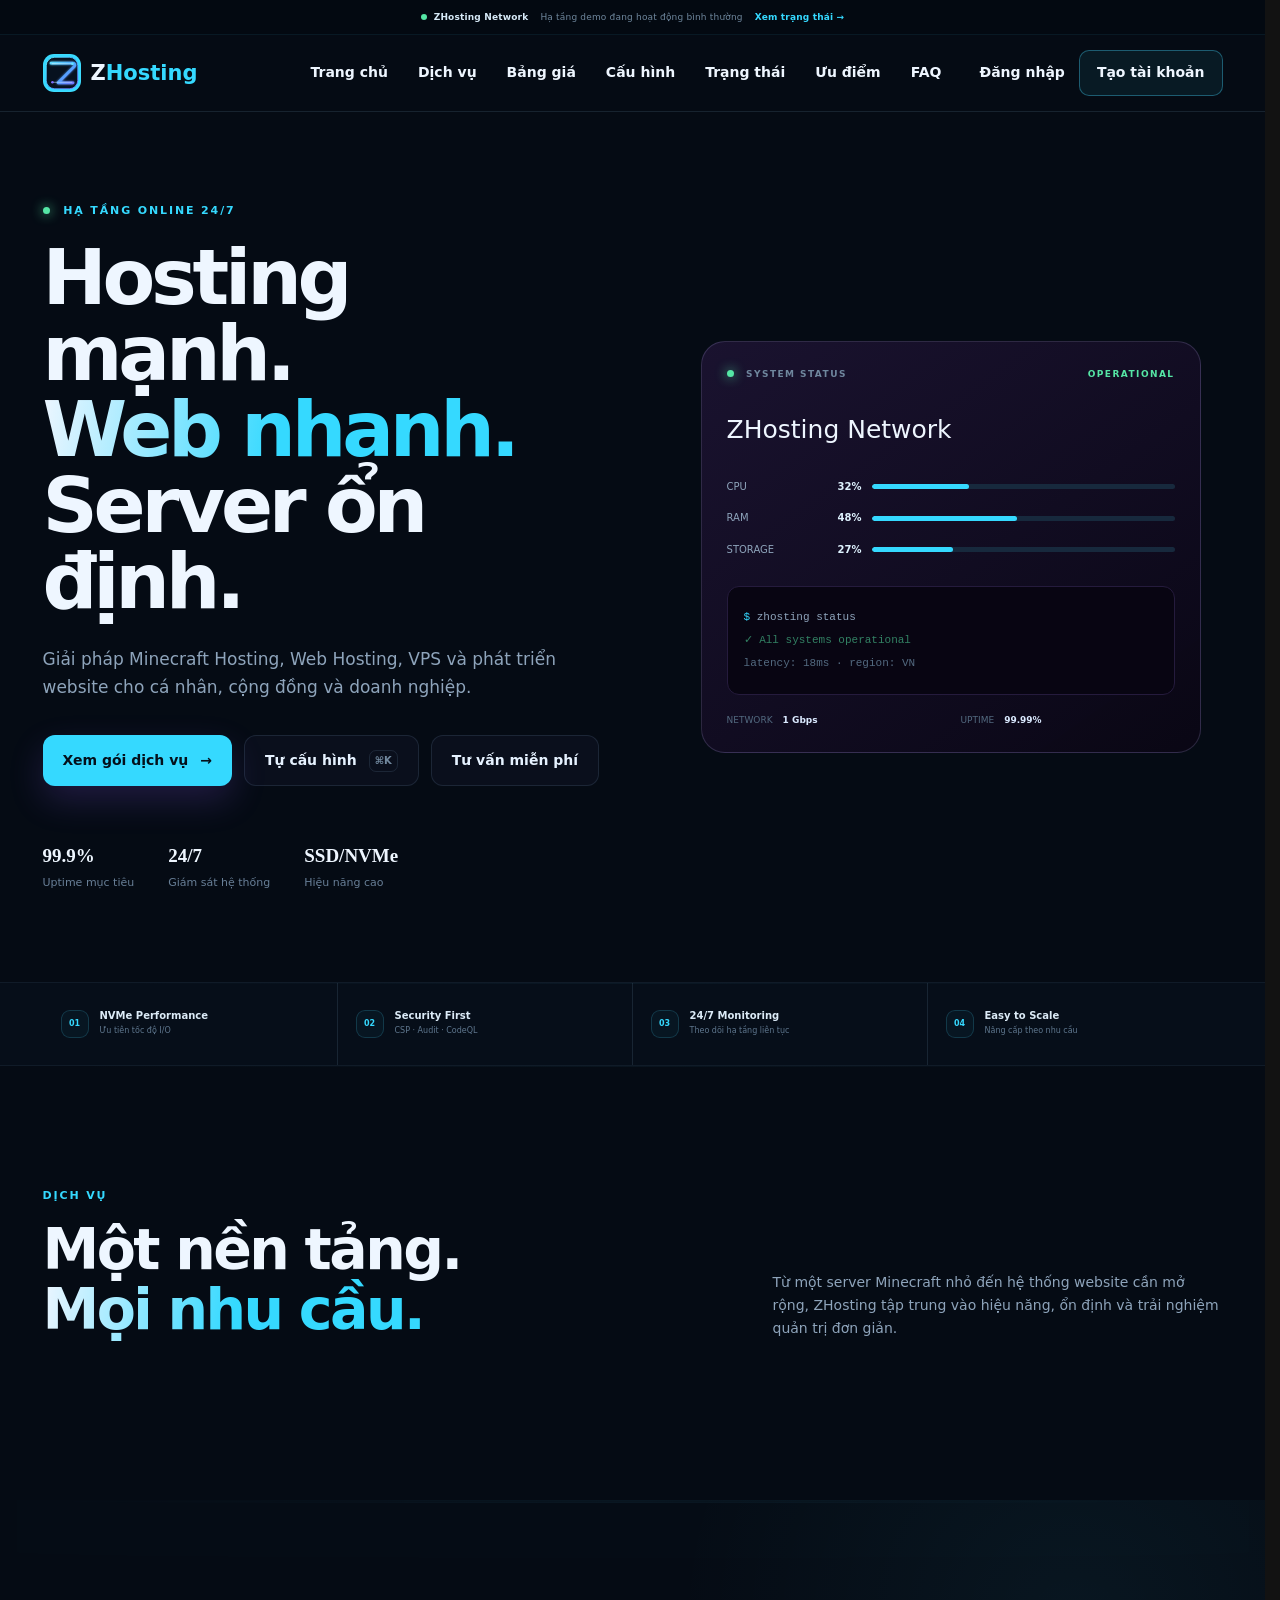
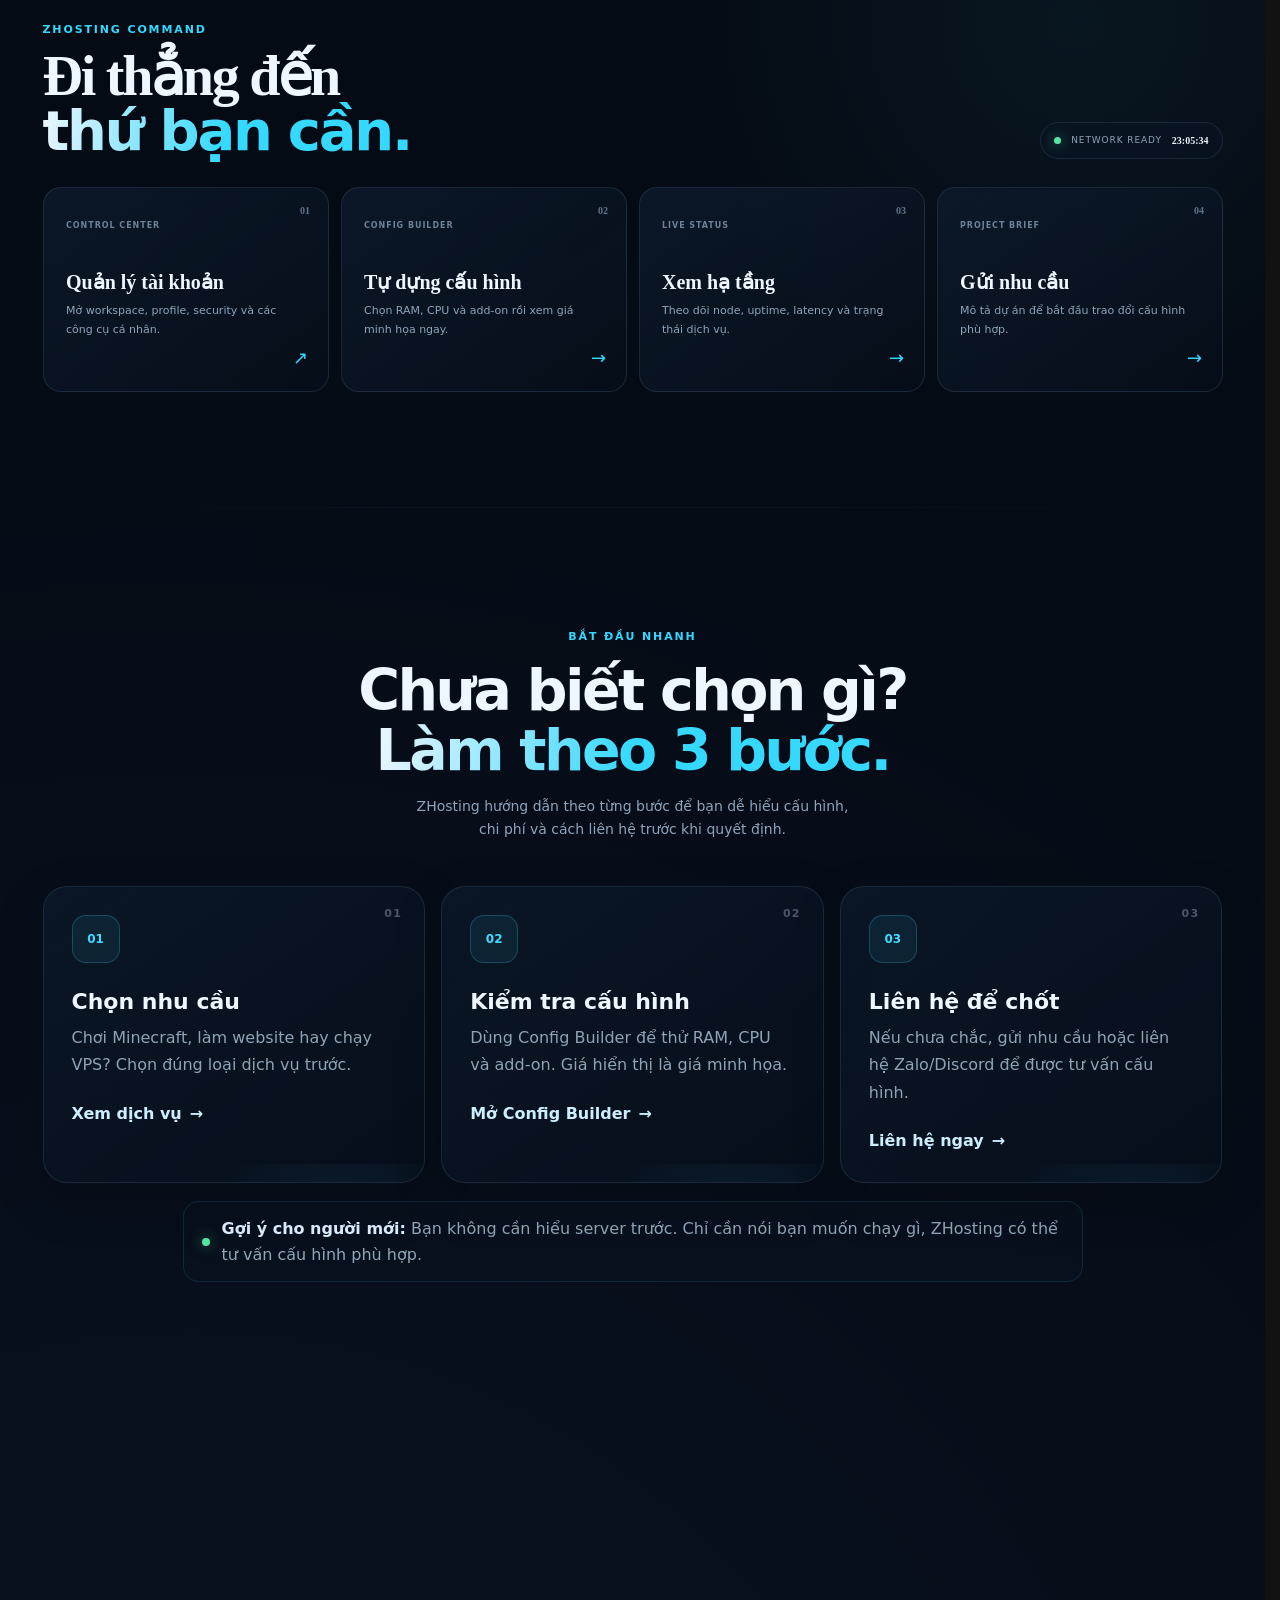
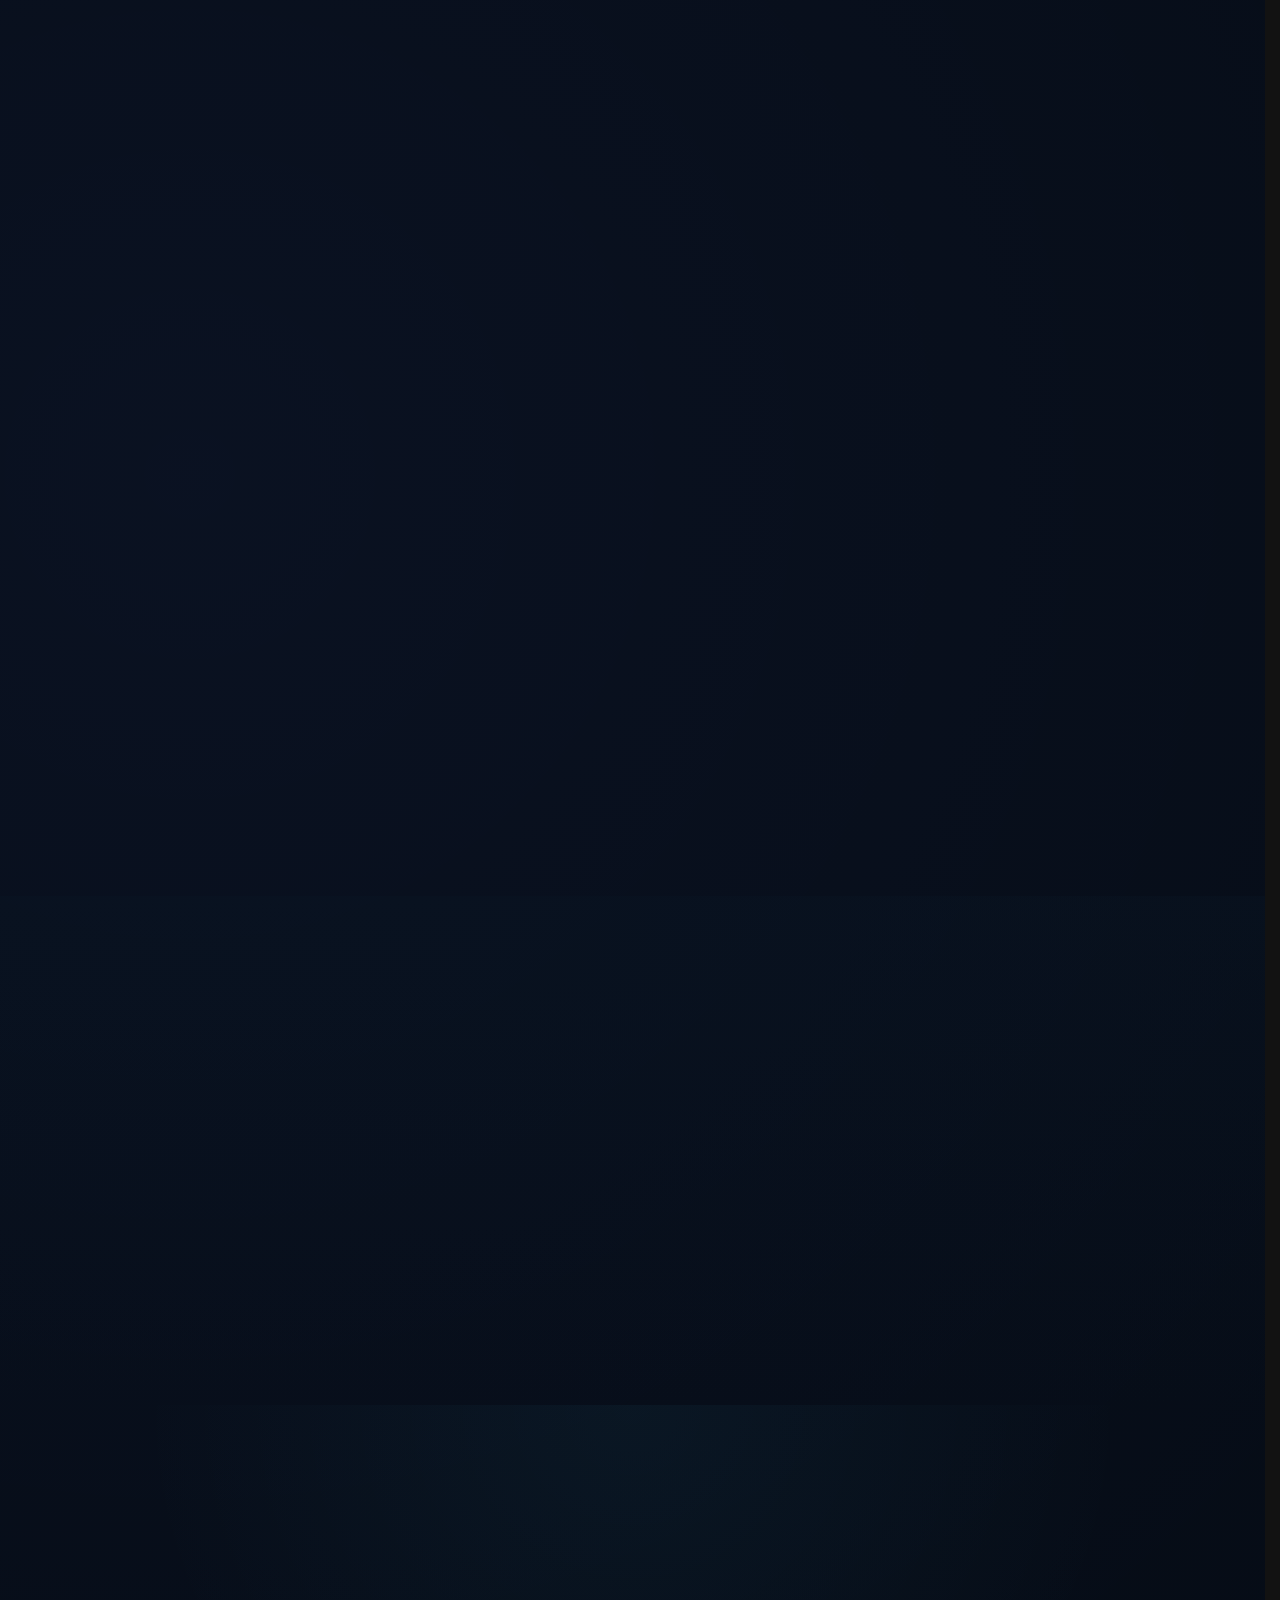
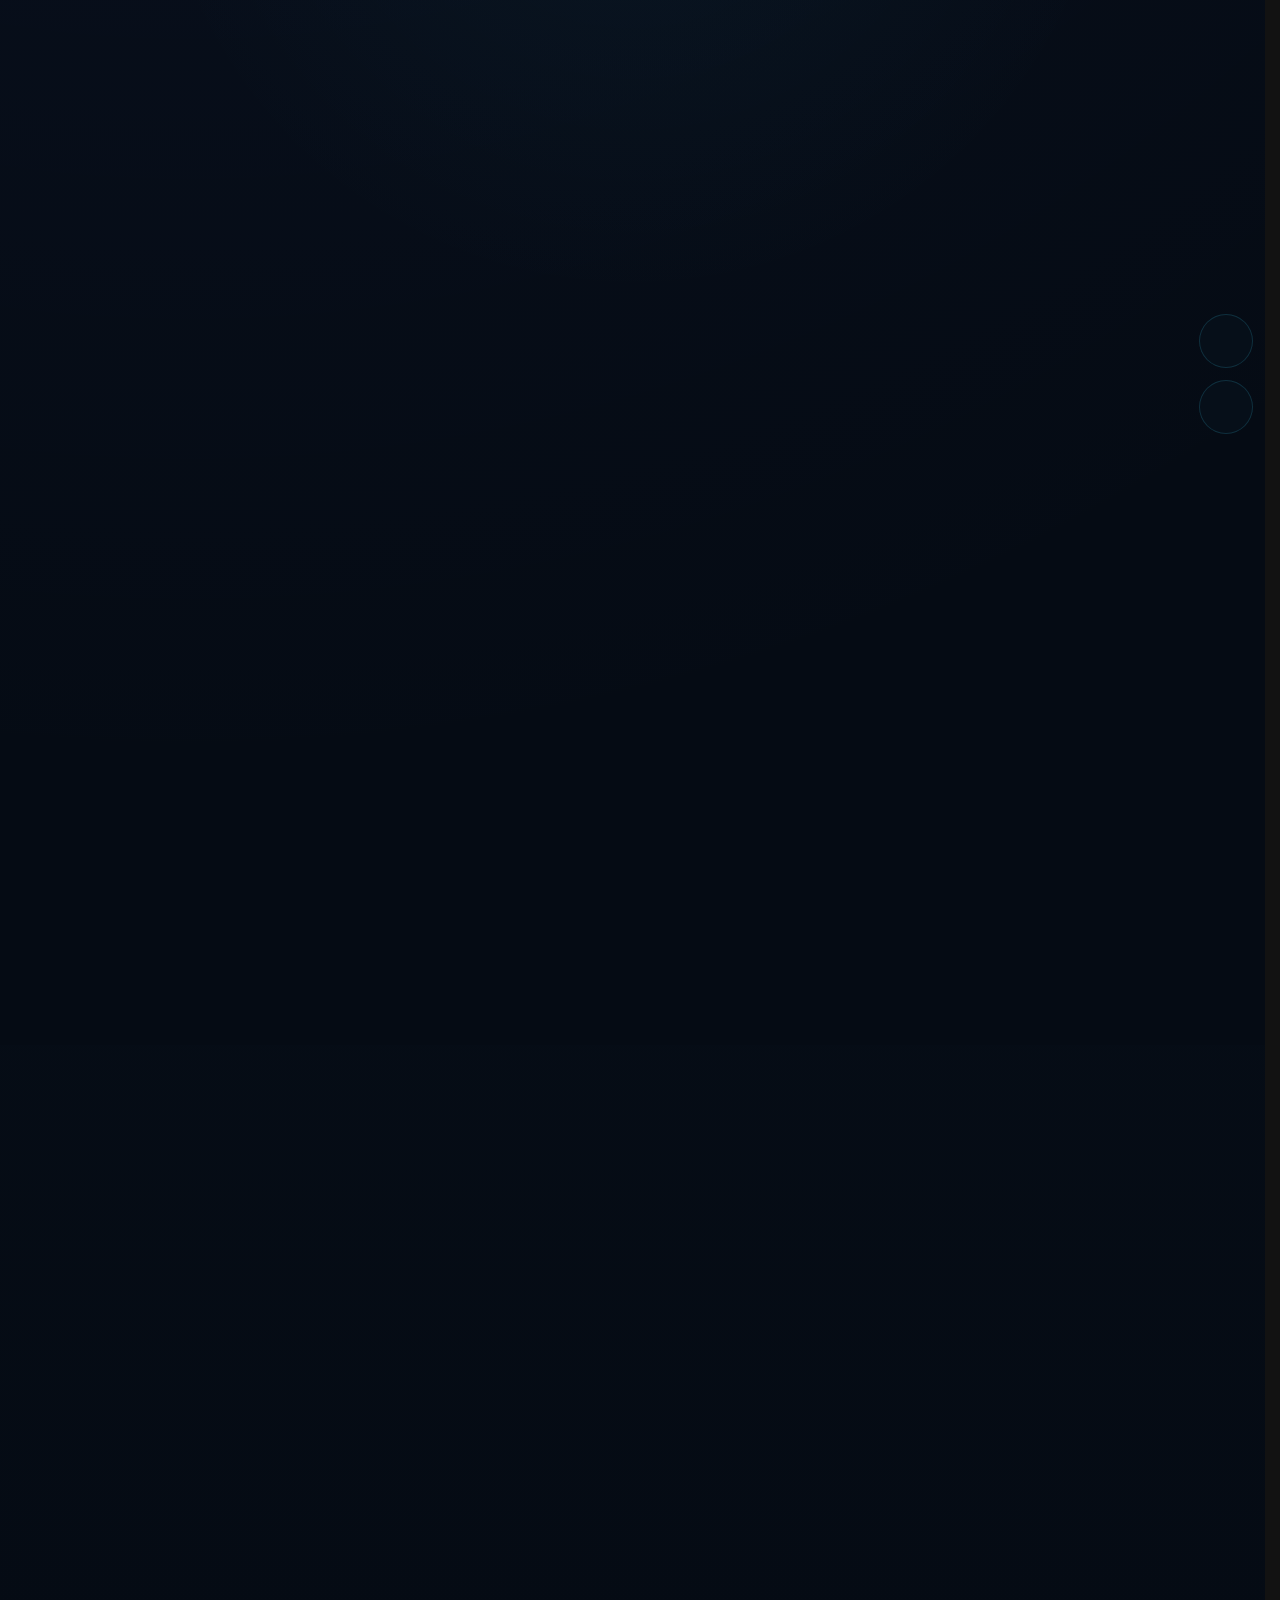
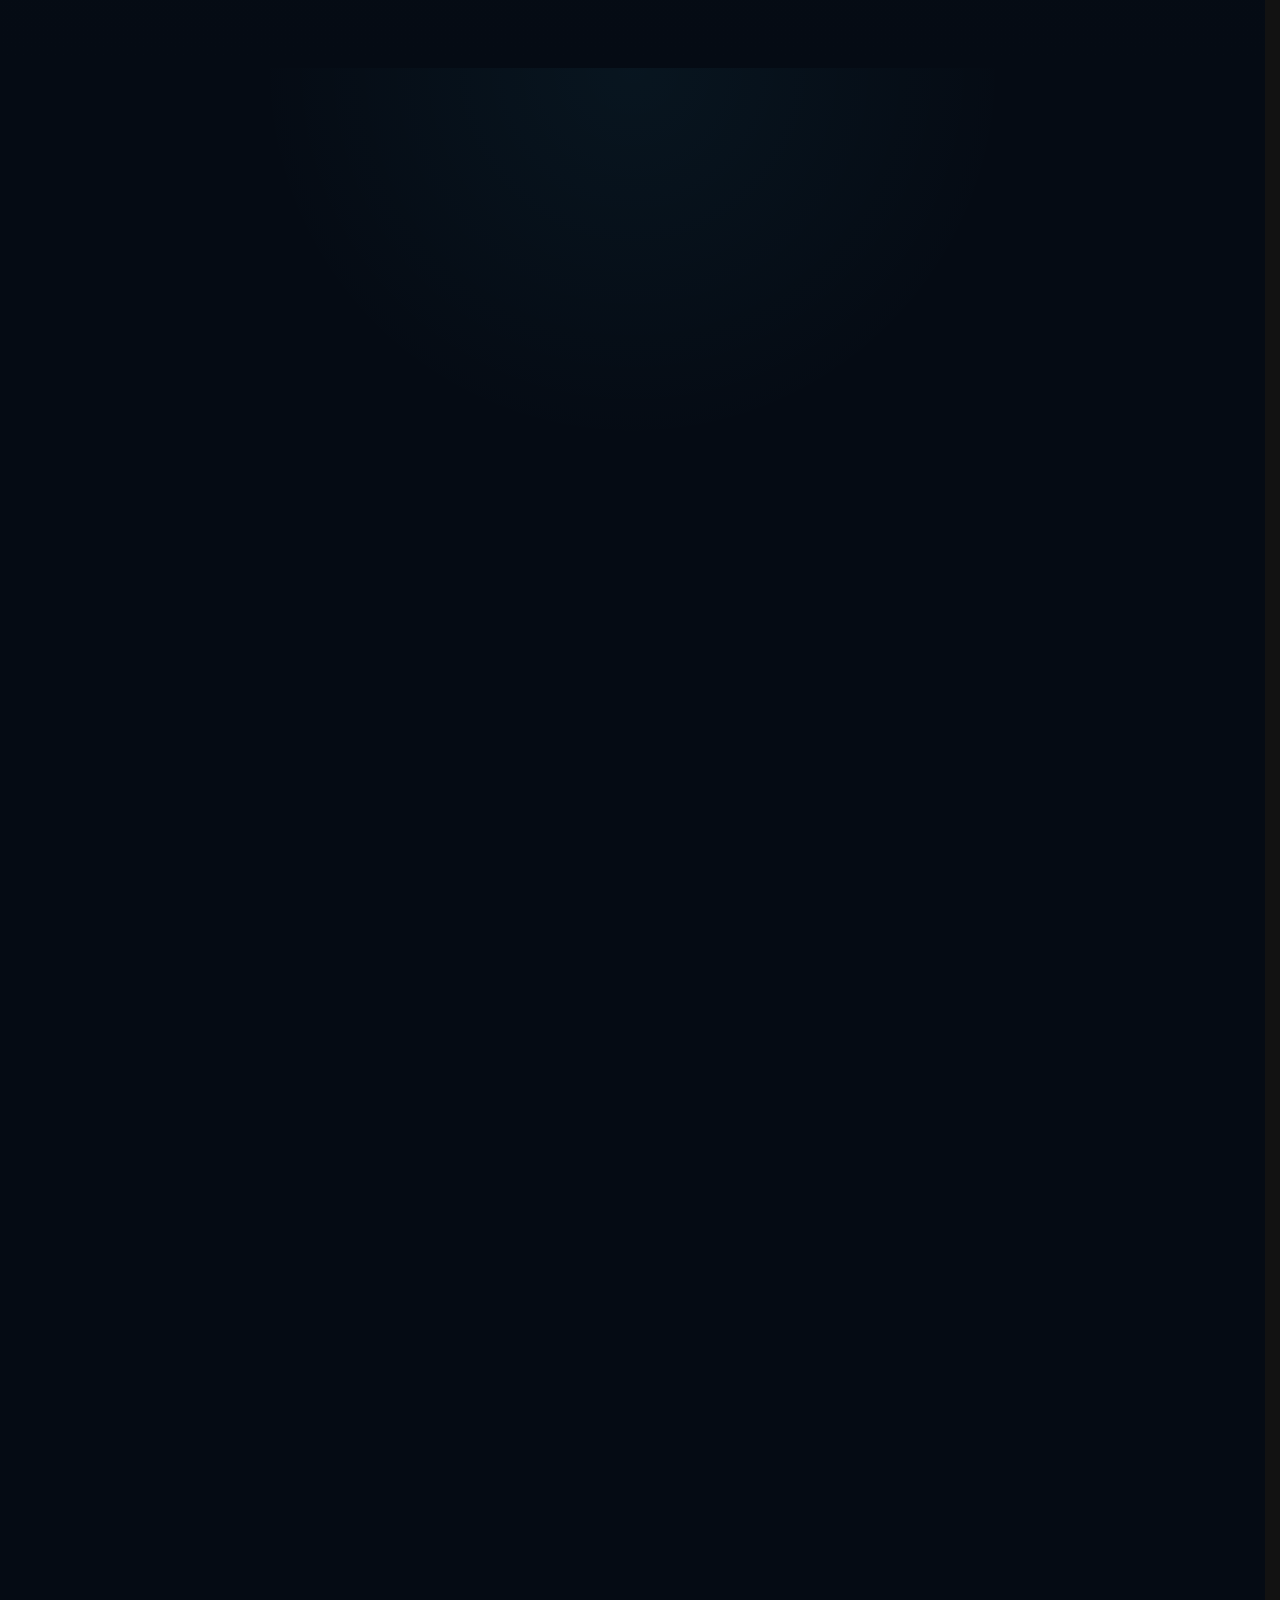
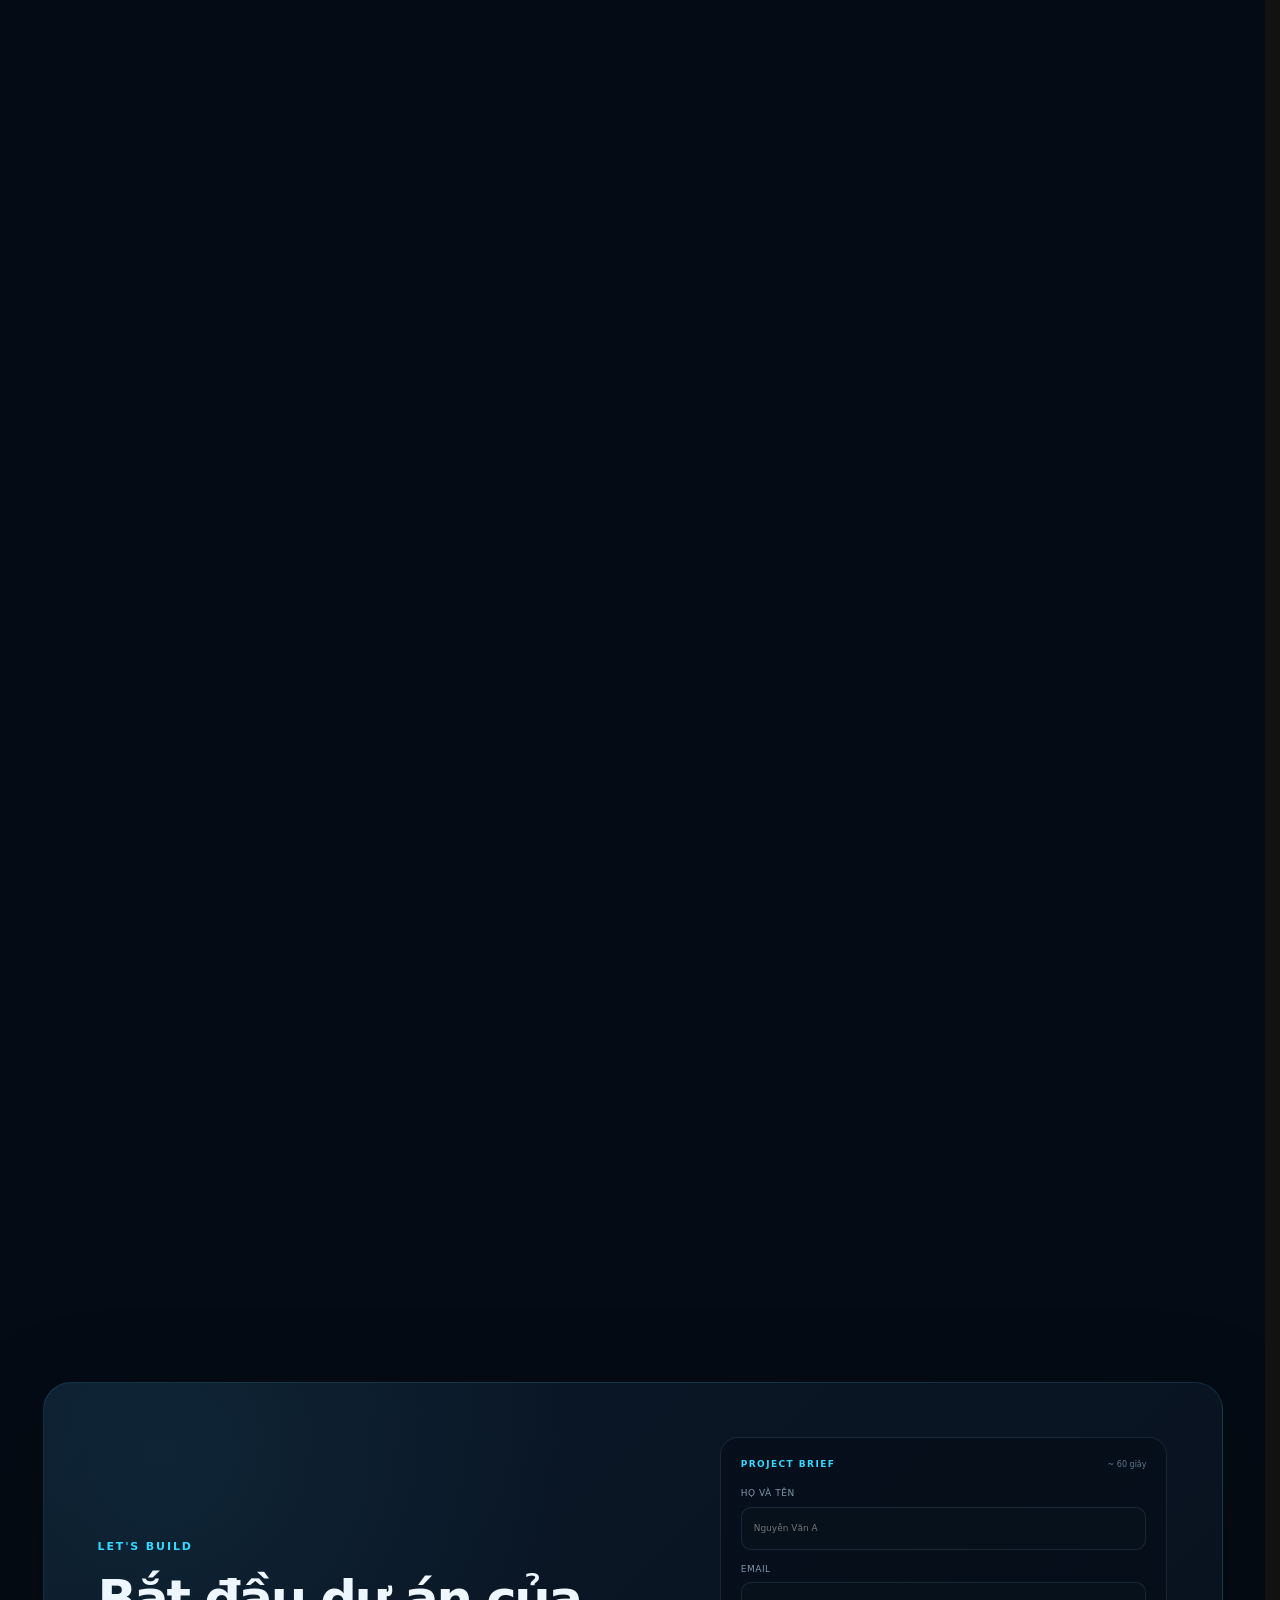
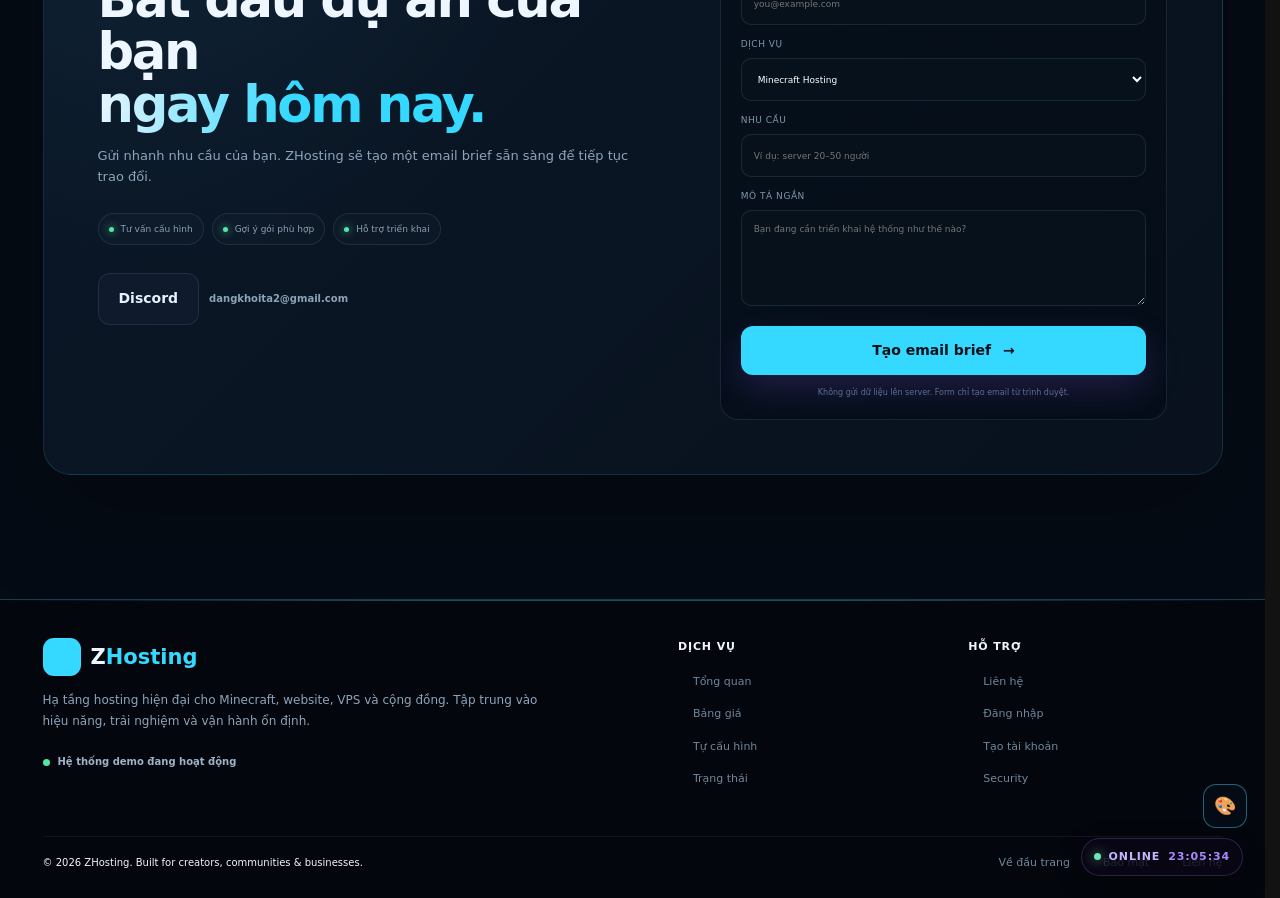
<file: index.html>
<!DOCTYPE html>
<html lang="vi">
<head>
  <meta charset="UTF-8">
  <meta name="viewport" content="width=device-width, initial-scale=1.0">
<meta http-equiv="Content-Security-Policy" content="default-src 'self'; base-uri 'self'; object-src 'none'; script-src 'self'; style-src 'self' 'unsafe-inline' https://fonts.googleapis.com; font-src 'self' https://fonts.gstatic.com data:; img-src 'self' data: https:; connect-src 'self'; form-action 'self'; media-src 'self'; worker-src 'self'; manifest-src 'self'; upgrade-insecure-requests">
<meta name="referrer" content="strict-origin-when-cross-origin">
  <meta name="description" content="ZHosting - Minecraft Hosting, Web Hosting, VPS và dịch vụ phát triển website hiệu năng cao.">
  <meta name="theme-color" content="#07111f">
  <meta name="color-scheme" content="dark">
  <meta name="robots" content="index,follow">
  <link rel="icon" type="image/svg+xml" href="assets/brand/zhosting-mark.svg"><link rel="apple-touch-icon" href="assets/brand/zhosting-mark.svg"><title>ZHosting — Hosting mạnh. Web nhanh. Server ổn định.</title>
  <link rel="preconnect" href="https://fonts.googleapis.com">
  <link rel="preconnect" href="https://fonts.gstatic.com" crossorigin>
  <link href="https://fonts.googleapis.com/css2?family=Inter:wght@400;500;600;700;800&family=Space+Grotesk:wght@500;600;700&display=swap" rel="stylesheet">
  <link rel="stylesheet" href="assets/css/styles.css?v=1.8.10">
  <link rel="stylesheet" href="assets/css/ui.css?v=1.8.10">
<link rel="stylesheet" href="assets/css/theme.css?v=1.8.10">
</head>
<body>
  <div class="site-live-pill" aria-label="ZHosting trạng thái hệ thống"><span class="site-live-dot" aria-hidden="true"></span><span>ONLINE</span><time data-live-clock aria-live="polite"></time></div>

  <div class="noise"></div>
  <div class="announcement-bar">
    <div class="container announcement-inner">
      <span class="announcement-live"><i></i> ZHosting Network</span>
      <span>Hạ tầng demo đang hoạt động bình thường</span>
      <a href="#status">Xem trạng thái →</a>
    </div>
  </div>
  <header class="header" id="top">
    <div class="container nav">
      <a class="brand" href="#top" aria-label="ZHosting">
        <span class="brand-mark"><img src="assets/brand/zhosting-mark.svg" alt="" width="35" height="35"></span><span>Z<span class="accent">Hosting</span></span>
      </a>
      <button class="menu-btn" id="menuBtn" aria-label="Mở menu">☰</button>
      <nav class="nav-links" id="navLinks"><a class="nav-home" href="#top">Trang chủ</a>
        <a href="#services">Dịch vụ</a>
        <a href="#pricing">Bảng giá</a>
        <a href="#config">Cấu hình</a>
        <a href="#status">Trạng thái</a><a href="#why">Ưu điểm</a>
        <a href="#faq">FAQ</a>
        <span class="nav-account" id="navAccount"><a href="auth/login.html">Đăng nhập</a><a class="nav-cta" href="auth/register.html">Tạo tài khoản</a></span>
      </nav>
    </div>
  </header>

  <main>
    <section class="hero">
      <div class="container hero-grid">
        <div class="hero-copy reveal">
          <div class="eyebrow"><span class="pulse"></span> HẠ TẦNG ONLINE 24/7</div>
          <h1>Hosting mạnh.<br><span class="gradient-text">Web nhanh.</span><br>Server ổn định.</h1>
          <p class="hero-desc">Giải pháp Minecraft Hosting, Web Hosting, VPS và phát triển website cho cá nhân, cộng đồng và doanh nghiệp.</p>
          <div class="hero-actions">
            <a class="btn btn-primary" href="#pricing">Xem gói dịch vụ <span>→</span></a>
            <a class="btn btn-ghost" href="#config">Tự cấu hình <span>⌘K</span></a>
            <a class="btn btn-ghost" href="#contact">Tư vấn miễn phí</a>
          </div>
          <div class="trust-row">
            <div><strong>99.9%</strong><span>Uptime mục tiêu</span></div>
            <div><strong>24/7</strong><span>Giám sát hệ thống</span></div>
            <div><strong>SSD/NVMe</strong><span>Hiệu năng cao</span></div>
          </div>
        </div>
        <div class="hero-visual reveal delay">
          <div class="orb orb-one"></div><div class="orb orb-two"></div>
          <div class="server-card">
            <div class="server-top"><span class="live-dot"></span> SYSTEM STATUS <span class="status">OPERATIONAL</span></div>
            <div class="server-title">ZHosting Network</div>
            <div class="metrics">
              <div><span>CPU</span><b>32%</b><i><em style="width:32%"></em></i></div>
              <div><span>RAM</span><b>48%</b><i><em style="width:48%"></em></i></div>
              <div><span>STORAGE</span><b>27%</b><i><em style="width:27%"></em></i></div>
            </div>
            <div class="terminal">
              <p><span>$</span> zhosting status</p>
              <p class="ok">✓ All systems operational</p>
              <p class="muted">latency: 18ms · region: VN</p>
            </div>
            <div class="server-bottom"><span>NETWORK</span><strong>1 Gbps</strong><span>UPTIME</span><strong>99.99%</strong></div>
          </div>
        </div>
      </div>
      <div class="hero-grid-lines"></div>
    </section>
    <section class="trust-ribbon">
      <div class="container trust-ribbon-grid">
        <div><span class="trust-icon">01</span><div><b>NVMe Performance</b><small>Ưu tiên tốc độ I/O</small></div></div>
        <div><span class="trust-icon">02</span><div><b>Security First</b><small>CSP · Audit · CodeQL</small></div></div>
        <div><span class="trust-icon">03</span><div><b>24/7 Monitoring</b><small>Theo dõi hạ tầng liên tục</small></div></div>
        <div><span class="trust-icon">04</span><div><b>Easy to Scale</b><small>Nâng cấp theo nhu cầu</small></div></div>
      </div>
    </section>

    <section class="section" id="services">
      <div class="container">
        <div class="section-head reveal"><div><span class="eyebrow">DỊCH VỤ</span><h2>Một nền tảng.<br><span class="gradient-text">Mọi nhu cầu.</span></h2></div><p>Từ một server Minecraft nhỏ đến hệ thống website cần mở rộng, ZHosting tập trung vào hiệu năng, ổn định và trải nghiệm quản trị đơn giản.</p></div>
        <div class="service-grid">
          <article class="service-card featured reveal"><span class="service-icon">MC</span><div class="tag">HOT</div><h3>Minecraft Hosting</h3><p>Máy chủ game tối ưu cho Paper, Purpur, Leaf và các server Minecraft hiện đại.</p><ul><li>CPU hiệu năng cao</li><li>SSD/NVMe tốc độ cao</li><li>Backup & chống DDoS</li></ul><a href="#pricing">Khám phá →</a></article>
          <article class="service-card reveal"><span class="service-icon">&lt;/&gt;</span><h3>Web Hosting</h3><p>Không gian hosting ổn định cho landing page, portfolio, blog và website doanh nghiệp.</p><ul><li>SSL miễn phí</li><li>Deploy nhanh</li><li>Quản lý dễ dàng</li></ul><a href="#pricing">Khám phá →</a></article>
          <article class="service-card reveal"><span class="service-icon">VPS</span><h3>VPS / Server</h3><p>Tài nguyên riêng cho ứng dụng, API, database, bot và hệ thống cần quyền kiểm soát cao.</p><ul><li>Root/Administrator</li><li>Linux / Windows</li><li>Scale theo nhu cầu</li></ul><a href="#contact">Tư vấn →</a></article>
          <article class="service-card reveal"><span class="service-icon">DEV</span><h3>Web Development</h3><p>Thiết kế và phát triển website hiện đại, responsive, tối ưu tốc độ và UX.</p><ul><li>UI/UX hiện đại</li><li>Frontend / Backend</li><li>Bàn giao source</li></ul><a href="#contact">Nhận báo giá →</a></article>
        </div>
      </div>
    </section>


    <section class="section launch-section" id="launch">
      <div class="container">
        <div class="launch-head reveal">
          <div>
            <span class="eyebrow">ZHOSTING COMMAND</span>
            <h2>Đi thẳng đến<br><span class="gradient-text">thứ bạn cần.</span></h2>
          </div>
          <div class="launch-status"><i></i><span>NETWORK READY</span><b id="launchClock">--:--</b></div>
        </div>
        <div class="launch-grid">
          <a class="launch-card launch-feature reveal" href="dashboard/index.html">
            <span class="launch-number">01</span>
            <div><small>CONTROL CENTER</small><h3>Quản lý tài khoản</h3><p>Mở workspace, profile, security và các công cụ cá nhân.</p></div>
            <span class="launch-arrow">↗</span>
          </a>
          <a class="launch-card reveal" href="#config">
            <span class="launch-number">02</span>
            <div><small>CONFIG BUILDER</small><h3>Tự dựng cấu hình</h3><p>Chọn RAM, CPU và add-on rồi xem giá minh họa ngay.</p></div>
            <span class="launch-arrow">→</span>
          </a>
          <a class="launch-card reveal" href="#status">
            <span class="launch-number">03</span>
            <div><small>LIVE STATUS</small><h3>Xem hạ tầng</h3><p>Theo dõi node, uptime, latency và trạng thái dịch vụ.</p></div>
            <span class="launch-arrow">→</span>
          </a>
          <a class="launch-card reveal" href="#contact">
            <span class="launch-number">04</span>
            <div><small>PROJECT BRIEF</small><h3>Gửi nhu cầu</h3><p>Mô tả dự án để bắt đầu trao đổi cấu hình phù hợp.</p></div>
            <span class="launch-arrow">→</span>
          </a>
        </div>
      </div>
    </section>


    <section class="section getting-started-section" id="start">
      <div class="container">
        <div class="section-head centered reveal">
          <span class="eyebrow">BẮT ĐẦU NHANH</span>
          <h2>Chưa biết chọn gì?<br><span class="gradient-text">Làm theo 3 bước.</span></h2>
          <p>ZHosting hướng dẫn theo từng bước để bạn dễ hiểu cấu hình, chi phí và cách liên hệ trước khi quyết định.</p>
        </div>
        <div class="start-grid">
          <article class="start-card reveal">
            <span class="start-number">01</span>
            <div class="start-icon" aria-hidden="true">01</div>
            <h3>Chọn nhu cầu</h3>
            <p>Chơi Minecraft, làm website hay chạy VPS? Chọn đúng loại dịch vụ trước.</p>
            <a href="#services">Xem dịch vụ <span>→</span></a>
          </article>
          <article class="start-card reveal">
            <span class="start-number">02</span>
            <div class="start-icon" aria-hidden="true">02</div>
            <h3>Kiểm tra cấu hình</h3>
            <p>Dùng Config Builder để thử RAM, CPU và add-on. Giá hiển thị là giá minh họa.</p>
            <a href="#config">Mở Config Builder <span>→</span></a>
          </article>
          <article class="start-card reveal">
            <span class="start-number">03</span>
            <div class="start-icon" aria-hidden="true">03</div>
            <h3>Liên hệ để chốt</h3>
            <p>Nếu chưa chắc, gửi nhu cầu hoặc liên hệ Zalo/Discord để được tư vấn cấu hình.</p>
            <a href="#contact">Liên hệ ngay <span>→</span></a>
          </article>
        </div>
        <div class="start-note reveal">
          <span class="start-note-dot"></span>
          <div><strong>Gợi ý cho người mới:</strong> Bạn không cần hiểu server trước. Chỉ cần nói bạn muốn chạy gì, ZHosting có thể tư vấn cấu hình phù hợp.</div>
        </div>
      </div>
    </section>
    <section class="section compare-section">
      <div class="container">
        <div class="section-head centered reveal"><span class="eyebrow">SO SÁNH NHANH</span><h2>Chọn đúng cấu hình ngay từ đầu.</h2><p>So sánh các gói phổ biến trước khi triển khai hệ thống.</p></div>
        <div class="compare-wrap reveal">
          <div class="compare-row compare-head"><span>Tính năng</span><b>Basic</b><b>Pro</b><b>Business</b></div>
          <div class="compare-row"><span>RAM</span><b>4 GB</b><b>8 GB</b><b>16 GB</b></div>
          <div class="compare-row"><span>CPU</span><b>2 vCPU</b><b>4 vCPU</b><b>8 vCPU</b></div>
          <div class="compare-row"><span>NVMe</span><b>30 GB</b><b>80 GB</b><b>160 GB</b></div>
          <div class="compare-row"><span>Anti-DDoS</span><i>✓</i><i>✓</i><i>✓</i></div>
          <div class="compare-row"><span>Backup tự động</span><i>—</i><i>✓</i><i>✓</i></div>
          <div class="compare-row"><span>Hỗ trợ cấu hình</span><i>—</i><i>✓</i><i>✓</i></div>
        </div>
      </div>
    </section>

    <section class="section stats-section">
      <div class="container stats-bar reveal">
        <div><strong data-counter="99.99">0</strong><span>%</span><small>Uptime mục tiêu</small></div>
        <div><strong data-counter="18">0</strong><span>ms</span><small>Latency trung bình</small></div>
        <div><strong data-counter="12">0</strong><span>+</span><small>Node hạ tầng</small></div>
        <div><strong data-counter="24">0</strong><span>/7</span><small>Giám sát hệ thống</small></div>
      </div>
    </section>

    <section class="section pricing-section" id="pricing">
      <div class="container">
        <div class="section-head centered reveal"><span class="eyebrow">BẢNG GIÁ</span><h2>Chọn cấu hình phù hợp.</h2><p>Giá minh họa để tham khảo. Cấu hình thực tế có thể tùy chỉnh theo dự án.</p></div>
        <div class="billing-toggle reveal"><button class="active" data-cycle="month">Theo tháng</button><button data-cycle="year">Theo năm <small>-15%</small></button></div>
        <div class="price-grid">
          <article class="price-card reveal"><span class="plan">STARTER</span><span class="plan-fit">PHÙ HỢP: SERVER NHỎ</span><h3>Minecraft Basic</h3><div class="price"><b data-month="39K" data-year="33K">39K</b><small>/tháng</small></div><p>Dành cho server nhỏ, bạn bè và cộng đồng mới bắt đầu.</p><div class="plan-tip"><b>Bạn nên chọn gói này nếu:</b><span>chủ yếu cần một server Minecraft cơ bản, ít plugin và lưu lượng vừa phải.</span></div><ul><li>4 GB RAM</li><li>2 vCPU</li><li>NVMe 30 GB</li><li>Anti-DDoS</li><li>Backup cơ bản</li></ul><a class="btn btn-ghost full" href="#contact">Tư vấn gói Basic →</a></article>
          <article class="price-card popular reveal"><div class="popular-label">ĐƯỢC CHỌN NHIỀU</div><span class="plan">PRO</span><span class="plan-fit">PHÙ HỢP: SERVER ĐANG PHÁT TRIỂN</span><h3>Minecraft Pro</h3><div class="price"><b data-month="89K" data-year="76K">89K</b><small>/tháng</small></div><p>Cho server đang phát triển, nhiều plugin và cộng đồng đông hơn.</p><div class="plan-tip"><b>Bạn nên chọn gói này nếu:</b><span>muốn dư tài nguyên để chạy plugin, event và mở rộng người chơi.</span></div><ul><li>8 GB RAM</li><li>4 vCPU</li><li>NVMe 80 GB</li><li>Anti-DDoS nâng cao</li><li>Backup tự động</li></ul><a class="btn btn-primary full" href="#contact">Tư vấn gói Pro →</a></article>
          <article class="price-card reveal"><span class="plan">BUSINESS</span><span class="plan-fit">PHÙ HỢP: APP / WEBSITE / VPS</span><h3>VPS Business</h3><div class="price"><b data-month="199K" data-year="169K">199K</b><small>/tháng</small></div><p>Dành cho ứng dụng, API, database và website cần tài nguyên riêng.</p><div class="plan-tip"><b>Bạn nên chọn gói này nếu:</b><span>cần quyền kiểm soát cao hơn hosting thông thường hoặc chạy nhiều dịch vụ cùng lúc.</span></div><ul><li>8 vCPU</li><li>16 GB RAM</li><li>NVMe 160 GB</li><li>IPv4 riêng</li><li>Hỗ trợ cấu hình</li></ul><a class="btn btn-ghost full" href="#contact">Tư vấn VPS →</a></article>
        </div>
      </div>
    </section>



    <section class="section config-section" id="config">
      <div class="container">
        <div class="section-head centered reveal">
          <span class="eyebrow">CONFIG BUILDER</span>
          <h2>Tự chọn cấu hình.<br><span class="gradient-text">ZHosting tính giúp bạn.</span></h2>
          <p>Chọn loại dịch vụ, tài nguyên và tiện ích. Giá bên dưới là giá minh họa cho giao diện demo.</p>
        </div>
        <div class="config-layout">
          <div class="config-panel reveal" data-zui-reveal="left">
            <div class="config-step"><span>01</span><div><b>Dịch vụ</b><small>Chọn nền tảng bạn cần.</small></div></div>
            <div class="config-options" role="group" aria-label="Loại dịch vụ">
              <button class="config-option active" type="button" data-service="minecraft" data-base="39"><span>MC</span><b>Minecraft</b><small>Từ 39K/tháng</small></button>
              <button class="config-option" type="button" data-service="web" data-base="59"><span>WEB</span><b>Web Hosting</b><small>Từ 59K/tháng</small></button>
              <button class="config-option" type="button" data-service="vps" data-base="199"><span>VPS</span><b>VPS Server</b><small>Từ 199K/tháng</small></button>
            </div>

            <div class="config-step"><span>02</span><div><b>Tài nguyên</b><small>Điều chỉnh theo nhu cầu.</small></div></div>
            <div class="config-slider-row">
              <label for="ramRange">RAM <strong><output id="ramValue">4 GB</output></strong></label>
              <input id="ramRange" type="range" min="2" max="32" step="2" value="4">
              <div class="range-meta"><span>2 GB</span><span>32 GB</span></div>
            </div>
            <div class="config-slider-row">
              <label for="cpuRange">CPU <strong><output id="cpuValue">2 vCPU</output></strong></label>
              <input id="cpuRange" type="range" min="1" max="16" step="1" value="2">
              <div class="range-meta"><span>1 vCPU</span><span>16 vCPU</span></div>
            </div>

            <div class="config-step"><span>03</span><div><b>Tiện ích</b><small>Thêm lớp bảo vệ và vận hành.</small></div></div>
            <div class="config-addons">
              <label class="config-check"><input type="checkbox" data-addon="backup" data-price="20"><span><b>Backup tự động</b><small>Snapshot định kỳ</small></span><strong>+20K</strong></label>
              <label class="config-check"><input type="checkbox" data-addon="support" data-price="30"><span><b>Priority Support</b><small>Ưu tiên xử lý ticket</small></span><strong>+30K</strong></label>
              <label class="config-check"><input type="checkbox" data-addon="security" data-price="25"><span><b>Security Pack</b><small>Hardening cơ bản</small></span><strong>+25K</strong></label>
            </div>
          </div>

          <aside class="config-result reveal" data-zui-reveal="right">
            <div class="config-result-top"><span class="eyebrow">YOUR CONFIGURATION</span><span class="config-live"><i></i> READY</span></div>
            <div class="config-recommendation" id="configRecommendation"><span>GỢI Ý</span><b id="configRecommendationText">Cấu hình cân bằng cho server cộng đồng.</b></div>
            <h3 id="configTitle">Minecraft Hosting</h3>
            <p id="configDescription">Cấu hình cân bằng cho server cộng đồng.</p>
            <div class="config-summary">
              <div><span>RAM</span><b id="summaryRam">4 GB</b></div>
              <div><span>CPU</span><b id="summaryCpu">2 vCPU</b></div>
              <div><span>ADD-ONS</span><b id="summaryAddons">0</b></div>
            </div>
            <div class="config-price"><small>Tạm tính mỗi tháng</small><strong id="configTotal">39K</strong><span>/tháng</span></div>
            <p class="config-disclaimer">Giá chỉ mang tính minh họa trong prototype. Giá thực tế sẽ được xác nhận khi tư vấn.</p>
            <button class="btn btn-primary full" id="configContact" type="button">Nhận tư vấn cấu hình <span>→</span></button>
            <button class="config-reset" id="configReset" type="button">Đặt lại cấu hình</button>
          </aside>
        </div>
      </div>
    </section>

    <section class="section network-section">
      <div class="container">
        <div class="section-head reveal"><div><span class="eyebrow">NETWORK MAP</span><h2>Những node đang<br><span class="gradient-text">sẵn sàng.</span></h2></div><p>Mô phỏng trạng thái các vùng hạ tầng. Giao diện có thể kết nối API monitoring thật trong bước triển khai backend.</p></div>
        <div class="node-grid zui-stagger">
          <article class="node-card reveal" data-node="hanoi"><div class="node-top"><span class="node-ping"></span><b>HN-01</b><span class="node-status">ONLINE</span></div><h3>Hà Nội</h3><p>Core / Edge Node</p><div class="node-meter"><i style="width:38%"></i></div><small>Load <b>38%</b> · 14ms</small></article>
          <article class="node-card reveal" data-node="hcm"><div class="node-top"><span class="node-ping"></span><b>HCM-02</b><span class="node-status">ONLINE</span></div><h3>TP. Hồ Chí Minh</h3><p>Game / Web Node</p><div class="node-meter"><i style="width:52%"></i></div><small>Load <b>52%</b> · 18ms</small></article>
          <article class="node-card reveal" data-node="singapore"><div class="node-top"><span class="node-ping"></span><b>SG-01</b><span class="node-status">ONLINE</span></div><h3>Singapore</h3><p>International Edge</p><div class="node-meter"><i style="width:29%"></i></div><small>Load <b>29%</b> · 32ms</small></article>
          <article class="node-card reveal" data-node="tokyo"><div class="node-top"><span class="node-ping"></span><b>JP-01</b><span class="node-status">STANDBY</span></div><h3>Tokyo</h3><p>Expansion Node</p><div class="node-meter"><i style="width:17%"></i></div><small>Load <b>17%</b> · 58ms</small></article>
        </div>
      </div>
    </section>

    <section class="section live-section" id="status">
      <div class="container">
        <div class="section-head reveal"><div><span class="eyebrow">LIVE INFRASTRUCTURE</span><h2>Hạ tầng đang<br><span class="gradient-text">hoạt động.</span></h2></div><p>Theo dõi mô phỏng tình trạng dịch vụ theo thời gian thực. Giao diện sẵn sàng kết nối API status page sau này.</p></div>
        <div class="status-grid">
          <div class="status-main reveal"><div class="status-main-top"><div><span class="live-dot"></span><b>ALL SYSTEMS OPERATIONAL</b></div><span>UPDATED JUST NOW</span></div><div class="uptime-number">99.99<span>%</span></div><p>Uptime mục tiêu trong 30 ngày gần nhất</p><div class="uptime-track"><i></i></div><div class="status-mini"><span>Latency <b>18ms</b></span><span>Network <b>1 Gbps</b></span><span>Nodes <b>12/12</b></span></div></div>
          <div class="status-list reveal"><div><span><i class="status-dot"></i>Minecraft Network</span><b>Operational</b></div><div><span><i class="status-dot"></i>Web Hosting</span><b>Operational</b></div><div><span><i class="status-dot"></i>VPS Infrastructure</span><b>Operational</b></div><div><span><i class="status-dot"></i>Control Panel</span><b>Operational</b></div><div><span><i class="status-dot"></i>Backup System</span><b>Operational</b></div></div>
        </div>
      </div>
    </section>

    <section class="section testimonials">
      <div class="container">
        <div class="section-head centered reveal"><span class="eyebrow">TRẢI NGHIỆM</span><h2>Được xây cho người dùng thật.</h2><p>Những nhận xét dưới đây là nội dung minh họa cho giao diện demo.</p></div>
        <div class="review-grid">
          <article class="review reveal"><div class="stars">★★★★★</div><p>“Giao diện quản lý dễ hiểu, cấu hình server được trình bày rất rõ và không bị rối.”</p><div class="review-user"><span>MC</span><div><b>Server Owner</b><small>Minecraft Community</small></div></div></article>
          <article class="review reveal"><div class="stars">★★★★★</div><p>“Website nhìn hiện đại, tốc độ tải tốt và trải nghiệm trên điện thoại rất ổn.”</p><div class="review-user"><span>WD</span><div><b>Web Developer</b><small>Digital Project</small></div></div></article>
          <article class="review reveal"><div class="stars">★★★★★</div><p>“Từ hosting nhỏ đến VPS, cách trình bày gói dịch vụ giúp mình dễ chọn cấu hình hơn.”</p><div class="review-user"><span>VP</span><div><b>Project Builder</b><small>Online Business</small></div></div></article>
        </div>
      </div>
    </section>

    <section class="section" id="why">
      <div class="container">
        <div class="section-head reveal"><div><span class="eyebrow">TẠI SAO ZHOSTING?</span><h2>Không chỉ là<br><span class="gradient-text">một máy chủ.</span></h2></div></div>
        <div class="feature-grid">
          <div class="feature reveal"><span>01</span><h3>Hiệu năng thực tế</h3><p>Tập trung vào CPU, NVMe và cấu hình hợp lý thay vì quảng cáo thông số thiếu thực tế.</p></div>
          <div class="feature reveal"><span>02</span><h3>Quản trị đơn giản</h3><p>Giao diện rõ ràng, thao tác nhanh, phù hợp cả người mới bắt đầu quản lý server.</p></div>
          <div class="feature reveal"><span>03</span><h3>Hỗ trợ con người</h3><p>Cần cài plugin, cấu hình web hay xử lý lỗi? Bạn có thể liên hệ để được hỗ trợ.</p></div>
          <div class="feature reveal"><span>04</span><h3>Sẵn sàng mở rộng</h3><p>Bắt đầu nhỏ và nâng tài nguyên khi dự án tăng trưởng, hạn chế phải chuyển hệ thống.</p></div>
        </div>
      </div>
    </section>

    <section class="section process">
      <div class="container">
        <div class="section-head centered reveal"><span class="eyebrow">QUY TRÌNH</span><h2>Triển khai trong vài bước.</h2></div>
        <div class="steps">
          <div class="step reveal"><b>01</b><h3>Chọn dịch vụ</h3><p>Chọn hosting, VPS hoặc yêu cầu phát triển web.</p></div>
          <div class="step reveal"><b>02</b><h3>Tư vấn cấu hình</h3><p>Xác định tài nguyên phù hợp với nhu cầu thực tế.</p></div>
          <div class="step reveal"><b>03</b><h3>Triển khai</h3><p>Khởi tạo hệ thống, cấu hình và bàn giao thông tin quản trị.</p></div>
          <div class="step reveal"><b>04</b><h3>Vận hành</h3><p>Theo dõi, tối ưu và nâng cấp khi hệ thống phát triển.</p></div>
        </div>
      </div>
    </section>

    <section class="section faq-section" id="faq">
      <div class="container faq-wrap">
        <div class="section-head reveal"><div><span class="eyebrow">FAQ</span><h2>Câu hỏi thường gặp.</h2></div><div class="faq-search"><input id="faqSearch" type="search" placeholder="Tìm câu hỏi..." aria-label="Tìm câu hỏi"><span>⌕</span></div></div>
        <div class="faq-list">
          <details class="reveal"><summary>ZHosting có hỗ trợ server Minecraft không?</summary><p>Có. Website được thiết kế cho Minecraft Hosting và có thể mở rộng các cấu hình cho server nhỏ đến cộng đồng lớn.</p></details>
          <details class="reveal"><summary>Có thể nâng RAM sau khi mua không?</summary><p>Có. Cấu hình có thể được nâng theo nhu cầu nếu gói và hạ tầng hỗ trợ.</p></details>
          <details class="reveal"><summary>Có hỗ trợ cài plugin và cấu hình server?</summary><p>Có thể hỗ trợ theo phạm vi dịch vụ. Hãy gửi yêu cầu để được tư vấn cấu hình phù hợp.</p></details>
          <details class="reveal"><summary>Website có hỗ trợ điện thoại?</summary><p>Có. Giao diện responsive, tối ưu cho desktop, tablet và màn hình mobile.</p></details>
        </div>
      </div>
    </section>

    <section class="cta-section" id="contact">
      <div class="container contact-shell">
        <div class="contact-copy">
          <span class="eyebrow">LET'S BUILD</span>
          <h2>Bắt đầu dự án của bạn<br><span class="gradient-text">ngay hôm nay.</span></h2>
          <p>Gửi nhanh nhu cầu của bạn. ZHosting sẽ tạo một email brief sẵn sàng để tiếp tục trao đổi.</p>
          <div class="contact-points">
            <span><i></i> Tư vấn cấu hình</span>
            <span><i></i> Gợi ý gói phù hợp</span>
            <span><i></i> Hỗ trợ triển khai</span>
          </div>
          <div class="cta-actions">
            <a class="btn btn-ghost" href="https://discord.com" target="_blank" rel="noreferrer">Discord</a>
            <a class="contact-direct" href="mailto:dangkhoita2@gmail.com">dangkhoita2@gmail.com</a>
          </div>
        </div>
        <form class="contact-form" id="contactForm" novalidate>
          <div class="contact-form-head"><span>PROJECT BRIEF</span><small>~ 60 giây</small></div>
          <label>Họ và tên<input id="contactName" name="name" autocomplete="name" required maxlength="80" placeholder="Nguyễn Văn A"></label>
          <label>Email<input id="contactEmail" name="email" type="email" autocomplete="email" required maxlength="120" placeholder="you@example.com"></label>
          <label>Dịch vụ
            <select id="contactService" name="service">
              <option value="Minecraft Hosting">Minecraft Hosting</option>
              <option value="Web Hosting">Web Hosting</option>
              <option value="VPS / Server">VPS / Server</option>
              <option value="Web Development">Web Development</option>
              <option value="Khác">Khác</option>
            </select>
          </label>
          <label>Nhu cầu<input id="contactBudget" name="budget" maxlength="120" placeholder="Ví dụ: server 20–50 người"></label>
          <label>Mô tả ngắn<textarea id="contactMessage" name="message" rows="4" maxlength="800" placeholder="Bạn đang cần triển khai hệ thống như thế nào?"></textarea></label>
          <button class="btn btn-primary full" type="submit">Tạo email brief <span>→</span></button>
          <p class="contact-note" id="contactNote" role="status">Không gửi dữ liệu lên server. Form chỉ tạo email từ trình duyệt.</p>
        </form>
      </div>
    </section>
  </main>

  <footer class="footer" aria-label="Chân trang ZHosting">
  <div class="container footer-inner">
    <div class="footer-main">
      <div class="footer-brand">
        <a class="brand" href="#top" aria-label="ZHosting về đầu trang"><span class="brand-mark"><img src="assets/brand/zhosting-mark.svg" alt="" width="35" height="35"></span><span>Z<span class="accent">Hosting</span></span></a>
        <p>Hạ tầng hosting hiện đại cho Minecraft, website, VPS và cộng đồng. Tập trung vào hiệu năng, trải nghiệm và vận hành ổn định.</p>
        <span class="footer-status"><i aria-hidden="true"></i> Hệ thống demo đang hoạt động</span>
      </div>
      <nav class="footer-column" aria-label="Dịch vụ"><b>Dịch vụ</b><a href="#services">Tổng quan</a><a href="#pricing">Bảng giá</a><a href="#config">Tự cấu hình</a><a href="#status">Trạng thái</a></nav>
      <nav class="footer-column" aria-label="Hỗ trợ"><b>Hỗ trợ</b><a href="#contact">Liên hệ</a><a href="auth/login.html">Đăng nhập</a><a href="auth/register.html">Tạo tài khoản</a><a href="docs/SECURITY.md">Security</a></nav>
    </div>
    <div class="footer-bottom">
      <p>© 2026 ZHosting. Built for creators, communities & businesses.</p>
      <div class="footer-bottom-links"><a href="#top">Về đầu trang</a><a href="docs/SECURITY.md">Bảo mật</a><a href="#contact">Liên hệ</a></div>
    </div>
  </div>
</footer>



  <script src="assets/js/theme.js" defer></script>
  <script src="assets/js/admin-access.js" defer></script>
  <script src="assets/js/performance.js" defer></script>
  <script src="assets/js/app.js" defer></script>
  <script src="assets/js/ui.js" defer></script>
  <script src="assets/js/support.js" defer></script>

    </body>
</html>
</file>
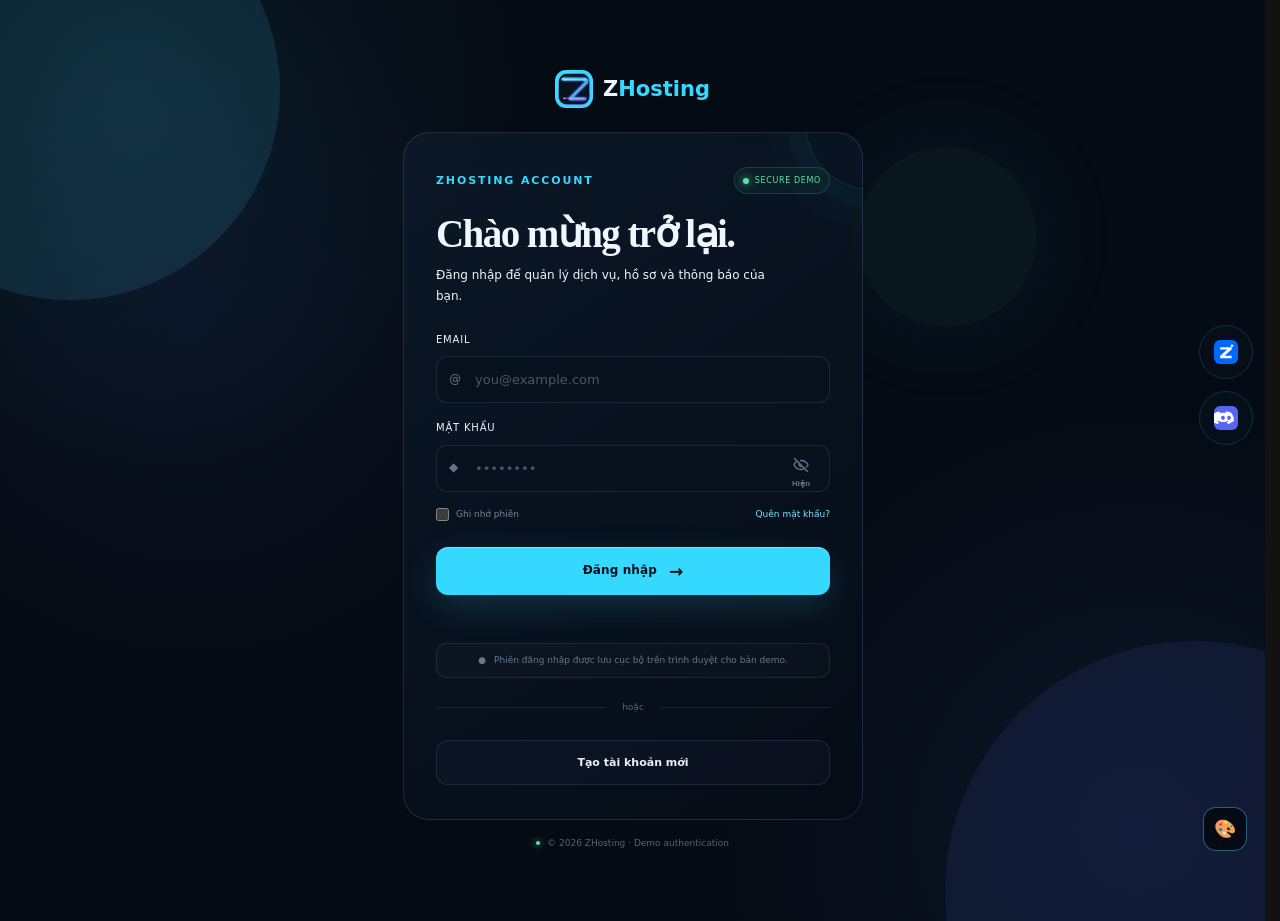
<file: admin/index.html>
<!doctype html>
<html lang="vi">
<head>
  <meta charset="utf-8">
  <meta name="viewport" content="width=device-width,initial-scale=1">
  <meta name="theme-color" content="#050b13">
  <meta http-equiv="Content-Security-Policy" content="default-src 'self';script-src 'self';style-src 'self' 'unsafe-inline';img-src 'self' data:;connect-src 'self';object-src 'none';base-uri 'self';form-action 'self'">
  <link rel="icon" type="image/svg+xml" href="../assets/brand/zhosting-mark.svg"><link rel="apple-touch-icon" href="../assets/brand/zhosting-mark.svg"><title>Admin Center — ZHosting</title>
  <link rel="stylesheet" href="../assets/css/styles.css?v=1.8.10">
  <link rel="stylesheet" href="admin.css">
  <link rel="stylesheet" href="../assets/css/theme.css?v=1.8.10">
</head>
<body class="admin-page">
  <div class="admin-live-bar" role="status"><span class="site-live-dot" aria-hidden="true"></span><span>Control plane online</span><time data-live-clock aria-live="polite"></time></div>

<div class="admin-bg-grid" aria-hidden="true"></div><div class="admin-scanline" aria-hidden="true"></div><div class="admin-noise" aria-hidden="true"></div><div class="admin-ambient ambient-one" aria-hidden="true"></div><div class="admin-ambient ambient-two" aria-hidden="true"></div>
<header class="admin-header">
  <div class="admin-header-inner">
    <a class="admin-brand" href="../index.html" aria-label="ZHosting home">
      <span class="admin-brand-mark" aria-hidden="true"><img src="../assets/brand/zhosting-mark.svg" alt="" width="38" height="38"></span>
      <span class="admin-brand-copy"><strong>ZHosting</strong><span>Control Plane</span></span>
    </a>
    <div class="admin-header-search"><span aria-hidden="true">⌕</span><input id="adminGlobalSearch" type="search" placeholder="Tìm user, tính năng..." autocomplete="off" aria-label="Tìm kiếm Admin Center"></div>
    <div class="admin-header-actions">
      <span class="admin-status"><i></i>TRUSTED DEVICE</span><button id="jumpDirectory" type="button">User Directory</button>
      <a href="../dashboard/index.html">Account</a>
      <button id="logout" type="button">Đăng xuất</button>
    </div>
  </div>
</header>

<main class="admin-main" data-admin-reveal-root>
  <section class="admin-hero admin-reveal-group">
    <div>
      <div class="admin-eyebrow"><i></i>Admin User Management <span class="admin-security-chip">DEVICE BOUND</span></div>
      <h1>Control Center.</h1>
      <p>Quản lý tài khoản, theo dõi hoạt động và kiểm soát session trong một giao diện quản trị thống nhất với hệ thống ZHosting.</p>
    </div>
    <aside class="admin-privacy">
      <strong>Privacy-first administration</strong>
      <span>Password không được hiển thị. Admin Center chỉ mở trên thiết bị trình duyệt đã được đăng ký cho tài khoản quản trị.</span>
    </aside>
  </section>

  <section class="admin-kpis admin-reveal-group" aria-label="Tổng quan hệ thống">
    <article class="admin-kpi"><span class="admin-kpi-label">Total accounts</span><strong id="total">0</strong><small>Tổng tài khoản</small></article>
    <article class="admin-kpi"><span class="admin-kpi-label">Active</span><strong id="active">0</strong><small>Đang hoạt động</small></article>
    <article class="admin-kpi"><span class="admin-kpi-label">Administrators</span><strong id="admins">0</strong><small>Quyền quản trị</small></article>
    <article class="admin-kpi"><span class="admin-kpi-label">Login events</span><strong id="logins">0</strong><small>Tổng lượt đăng nhập</small></article>
    <article class="admin-kpi"><span class="admin-kpi-label">Locked</span><strong id="locked">0</strong><small>Tài khoản bị khóa</small></article>
  </section>

  <section class="admin-commandbar" aria-label="Admin commands">
    <span>Command Bar</span><span class="admin-command-security">LOCAL TRUST ACTIVE</span>
    <button type="button" id="focusSearch">Tìm người dùng</button>
    <button type="button" id="focusLocked">Tài khoản bị khóa</button>
    <button type="button" id="clearFilters">Reset bộ lọc</button>
    <time id="adminClock" aria-label="Thời gian hiện tại">--:--:--</time>
  </section>

  <section class="analytics-grid admin-reveal-group" aria-label="Analytics">
    <article class="admin-panel">
      <header class="admin-panel-head"><div><small>USER GROWTH</small><h2>Tăng trưởng tài khoản</h2></div><span>30 ngày</span></header>
      <div id="userGrowth" class="growth-chart" aria-label="Biểu đồ tăng trưởng tài khoản 30 ngày"></div>
    </article>

    <article class="admin-panel">
      <header class="admin-panel-head"><div><small>LOGIN HEALTH</small><h2>Chất lượng đăng nhập</h2></div><span id="loginHealthRate">0%</span></header>
      <div class="health-metrics">
        <div><strong id="loginSuccess">0</strong><span>Thành công</span></div>
        <div><strong id="loginFailed">0</strong><span>Thất bại</span></div>
      </div>
      <div class="health-bar" aria-hidden="true"><i id="loginHealthBar"></i></div>
    </article>

    <article class="admin-panel">
      <header class="admin-panel-head"><div><small>DEVICE MIX</small><h2>Thiết bị & trình duyệt</h2></div></header>
      <div id="deviceMix" class="device-mix"></div>
    </article>

    <article class="admin-panel">
      <header class="admin-panel-head"><div><small>USER MIX</small><h2>Phân bổ tài khoản</h2></div></header>
      <div class="donut-wrap">
        <div id="userDonut" class="donut"><strong id="userDonutTotal">0</strong><span>users</span></div>
        <div class="legend">
          <span><i class="legend-dot"></i>Active <b id="mixActive">0</b></span>
          <span><i class="legend-dot locked-dot"></i>Locked <b id="mixLocked">0</b></span>
          <span><i class="legend-dot admin-dot"></i>Admin <b id="mixAdmins">0</b></span>
        </div>
      </div>
    </article>

    <article class="admin-panel analytics-wide">
      <header class="admin-panel-head"><div><small>LOGIN ANALYTICS</small><h2>Hoạt động đăng nhập</h2></div><span id="loginRange">7 ngày</span></header>
      <div id="loginChart" class="bar-chart" aria-label="Biểu đồ đăng nhập 7 ngày"></div>
    </article>

    <article class="admin-panel">
      <header class="admin-panel-head"><div><small>SESSION MONITOR</small><h2>Active session</h2></div><span id="sessionStatus">LIVE</span></header>
      <div class="session-metric"><strong id="activeSessions">0</strong><span>phiên quản trị trên thiết bị này</span></div>
      <div class="session-user"><i class="pulse"></i><div><b id="sessionUser">—</b><small id="sessionDevice">—</small></div></div>
    </article>

    <article class="admin-panel">
      <header class="admin-panel-head"><div><small>SECURITY AUDIT</small><h2>Audit log</h2></div><span id="auditCount">0 events</span></header>
      <div id="auditFeed" class="activity-feed"></div>
    </article>

    <article class="admin-panel analytics-wide">
      <header class="admin-panel-head"><div><small>RECENT ACTIVITY</small><h2>Hoạt động gần đây</h2></div><span id="activityCount">0 events</span></header>
      <div id="activityFeed" class="activity-feed"></div>
    </article>
  </section>

  <section class="admin-workspace admin-reveal-group">
    <div>
      <section class="admin-toolbar" aria-label="User filters">
        <input id="search" type="search" placeholder="Tìm tên hoặc email..." autocomplete="off" aria-label="Tìm người dùng">
        <select id="status" aria-label="Lọc trạng thái">
          <option value="all">Tất cả trạng thái</option>
          <option value="active">Active</option>
          <option value="locked">Locked</option>
        </select>
        <select id="role" aria-label="Lọc vai trò">
          <option value="all">Tất cả vai trò</option>
          <option value="admin">Admin</option>
          <option value="user">User</option>
        </select>
        <select id="sort" aria-label="Sắp xếp tài khoản">
          <option value="recent">Mới hoạt động</option>
          <option value="name">Tên A–Z</option>
          <option value="logins">Nhiều login</option>
          <option value="created">Mới đăng ký</option>
        </select>
        <button id="refresh" type="button">Làm mới</button>
        <button id="exportUsers" type="button">Xuất CSV</button>
      </section>

      <article class="admin-panel">
        <header class="admin-panel-head"><div><small>USER DIRECTORY</small><h2>Danh sách tài khoản</h2></div><span><b id="count">0</b> kết quả</span></header>
        <div class="table-wrap">
          <table>
            <thead><tr><th>Người dùng</th><th>Vai trò</th><th>Trạng thái</th><th>Login</th><th>Gần nhất</th><th></th></tr></thead>
            <tbody id="rows"></tbody>
          </table>
        </div>
        <div id="empty" class="empty" hidden>Không tìm thấy tài khoản phù hợp.</div>
      </article>
    </div>

    <aside class="admin-panel admin-detail">
      <header class="admin-panel-head"><div><small>USER DETAILS</small><h2>Chi tiết tài khoản</h2></div><button id="close" type="button">Đóng</button></header>
      <div id="placeholder" class="empty">Chọn một tài khoản để xem thông tin.</div>

      <div id="details" hidden>
        <div class="admin-profile">
          <div id="avatar" class="profile-avatar">Z</div>
          <div class="admin-profile-main"><b id="name">—</b><span id="email">—</span></div>
          <em id="state" class="admin-profile-state">ACTIVE</em>
        </div>

        <div class="admin-info-grid">
          <div><small>Account ID</small><b id="id">—</b></div>
          <div><small>Vai trò</small><b id="userRole">—</b></div>
          <div><small>Ngày đăng ký</small><b id="created">—</b></div>
          <div><small>Đăng nhập cuối</small><b id="last">—</b></div>
          <div><small>Tổng login</small><b id="loginCount">0</b></div>
          <div><small>Thiết bị cuối</small><b id="device">—</b></div>
          <div><small>IP đăng nhập</small><b id="ip">Chưa có dữ liệu</b></div>
          <div><small>Email</small><b id="emailDetail">—</b></div>
        </div>

        <div class="admin-privacy-box">
          <strong>Credential protected</strong>
          <span>Email có thể xem trong Admin Center. IP chỉ hiển thị khi hệ thống xác thực có lưu trường IP. Mật khẩu plaintext không bao giờ được hiển thị hoặc xuất ra.</span>
        </div>

        <div class="admin-actions">
          <button id="lock" type="button">Khóa tài khoản</button>
          <button id="revoke" type="button">Thu hồi phiên</button>
        </div>

        <div class="admin-history">
          <small>LOGIN HISTORY</small>
          <div id="history"></div>
        </div>
      </div>
    </aside>
  </section>
</main>

<script src="../assets/js/theme.js" defer></script><script src="../assets/js/admin-access.js" defer></script><script src="../assets/js/performance.js" defer></script><script src="../assets/js/auth.js" defer></script>
<script src="admin.js" defer></script>
<script src="../assets/js/support.js" defer></script></body>
</html>
</file>
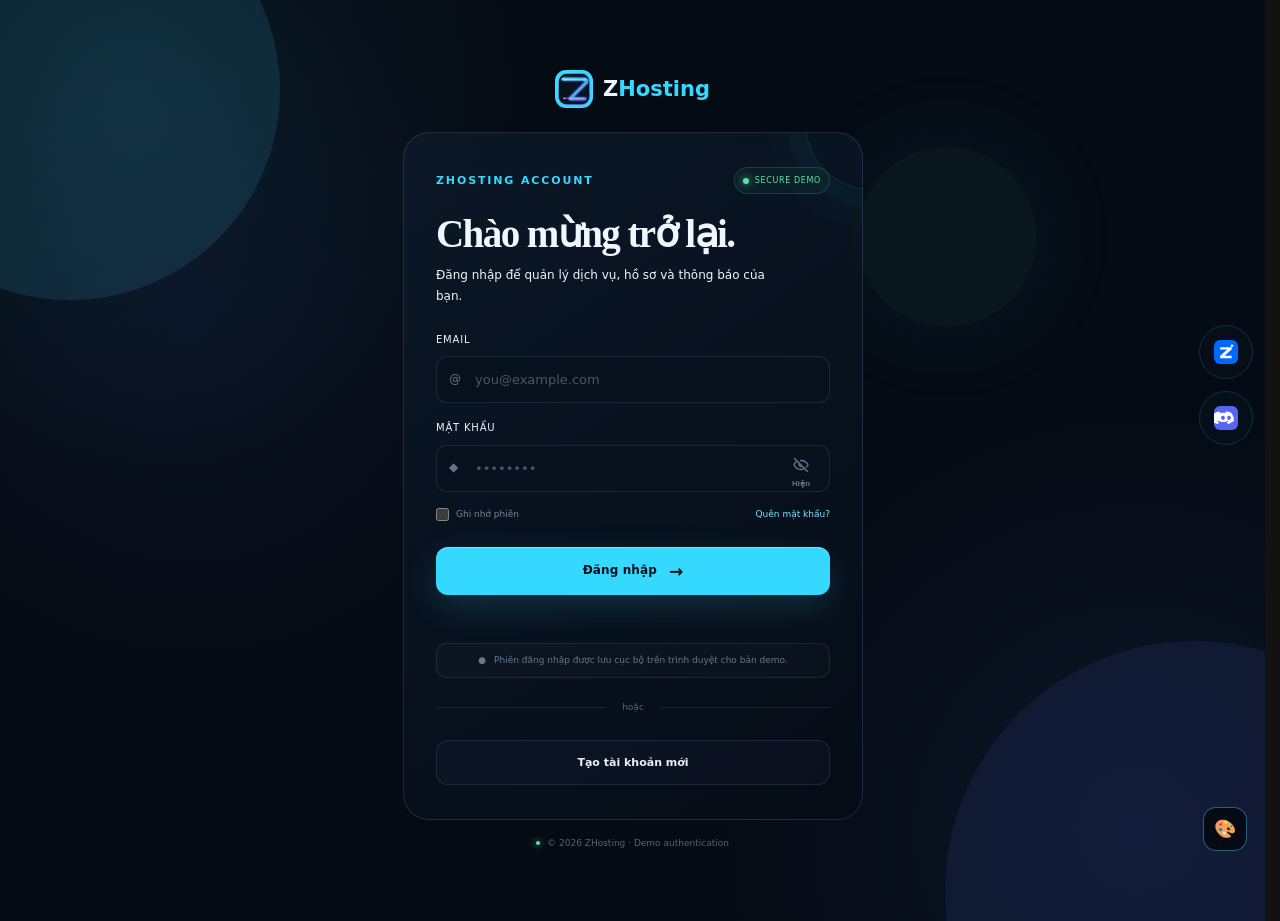
<file: dashboard/index.html>
<!DOCTYPE html><html lang="vi"><head><meta charset="UTF-8"><meta name="viewport" content="width=device-width,initial-scale=1">
<meta http-equiv="Content-Security-Policy" content="default-src 'self'; base-uri 'self'; object-src 'none'; script-src 'self'; style-src 'self' 'unsafe-inline' https://fonts.googleapis.com; font-src 'self' https://fonts.gstatic.com data:; img-src 'self' data: https:; connect-src 'self'; form-action 'self'; media-src 'self'; worker-src 'self'; manifest-src 'self'; upgrade-insecure-requests">
<meta name="referrer" content="strict-origin-when-cross-origin"><meta name="description" content="ZHosting Dashboard"><link rel="icon" type="image/svg+xml" href="../assets/brand/zhosting-mark.svg"><link rel="apple-touch-icon" href="../assets/brand/zhosting-mark.svg"><title>Account Center — ZHosting</title><link rel="preconnect" href="https://fonts.googleapis.com">
<link rel="preconnect" href="https://fonts.gstatic.com" crossorigin>
<link href="https://fonts.googleapis.com/css2?family=Inter:wght@400;500;600;700;800&family=Space+Grotesk:wght@500;600;700&display=swap" rel="stylesheet">
<link rel="stylesheet" href="../assets/css/styles.css?v=1.8.10">
<link rel="stylesheet" href="../assets/css/ui.css?v=1.8.10"><link rel="stylesheet" href="dashboard.css">
<link rel="stylesheet" href="../assets/css/theme.css?v=1.8.10"></head><body class="dashboard-page account-page">
  <div class="account-live-bar" role="status"><span class="site-live-dot" aria-hidden="true"></span><span>Phiên hoạt động</span><time data-live-clock aria-live="polite"></time></div>
<header class="dash-header"><a class="brand" href="../index.html"><span class="brand-mark"><img src="../assets/brand/zhosting-mark.svg" alt="" width="35" height="35"></span><span>Z<span class="accent">Hosting</span></span></a><div class="dash-user">
  <button class="account-chip" id="accountMenuBtn" type="button" aria-expanded="false">
    <span id="dashAvatar">Z</span>
    <div><b id="dashName">User</b><small id="dashEmail">—</small></div>
    <i>⌄</i>
  </button>
  <div class="account-menu" id="accountMenu" hidden>
    <div class="account-menu-head"><span id="menuAvatar">Z</span><div><b id="menuName">Tài khoản</b><small id="menuEmail">—</small></div></div>
    <button type="button" class="account-menu-item" id="focusProfile">Hồ sơ tài khoản</button>
    <button type="button" class="account-menu-item" id="focusSecurity">Bảo mật</button>
    <button type="button" class="account-menu-item admin-menu-item" id="adminCenterLink" hidden>Admin Center <span aria-hidden="true">↗</span></button><button type="button" class="account-menu-item" id="copyEmail">Sao chép email</button>
    <div class="account-menu-divider"></div>
    <button type="button" class="account-menu-item danger" id="logoutBtn">Đăng xuất</button>
  </div>
</div></header><main class="dashboard-shell" id="accountCenter"><div class="dash-welcome"><div><span class="eyebrow">ACCOUNT CENTER</span><h1>Xin chào, <span class="gradient-text" id="welcomeName">bạn</span>.</h1><p>Quản lý tài khoản, dịch vụ và thông báo của bạn.</p></div><div class="account-head-actions"><button type="button" class="btn btn-ghost account-refresh" id="refreshAccount">↻ Làm mới</button><span class="account-badge"><i></i> Account active</span></div></div><section class="dash-grid"><article class="dash-card"><span class="dash-label">DỊCH VỤ</span><strong>3</strong><p>Dịch vụ đang quản lý</p><a href="../index.html#pricing">Xem gói →</a></article><article class="dash-card"><span class="dash-label">HỆ THỐNG</span><strong>99.99%</strong><p>Uptime mục tiêu</p><a href="../index.html#status">System status →</a></article><article class="dash-card"><span class="dash-label">THÔNG BÁO</span><strong id="mailCount">2</strong><p>Thông báo chưa đọc</p><button class="text-btn" id="openInbox">Mở hộp thư →</button></article></section><section class="account-command panel" aria-label="Account command center">
  <div class="command-main">
    <span class="eyebrow">ACCOUNT COMMAND CENTER</span>
    <h2>Kiểm soát tài khoản trong một nơi.</h2>
    <p>Theo dõi hồ sơ, bảo mật, phiên đăng nhập và các thao tác quan trọng mà không cần rời khỏi Account Center.</p>
  </div>
  <div class="command-actions">
    <button type="button" class="btn btn-primary" id="commandEdit">Chỉnh sửa hồ sơ</button>
    <button type="button" class="btn btn-ghost" id="commandSecurity">Kiểm tra bảo mật</button>
    <button type="button" class="btn btn-ghost" id="commandPassword">Đổi mật khẩu</button>
  </div>
  <div class="command-metrics">
    <div><span>PROFILE</span><b id="commandProfile">—</b><small>Hoàn thiện</small></div>
    <div><span>SECURITY</span><b id="commandSecurityStatus">—</b><small>Trạng thái</small></div>
    <div><span>SESSION</span><b id="commandSession">ACTIVE</b><small>Phiên hiện tại</small></div>
    <div><span>INBOX</span><b id="commandInbox">—</b><small>Chưa đọc</small></div>
  </div>
</section>
<section class="account-grid">
  <article class="panel account-profile-panel" id="profile">
    <div class="panel-head"><div><span class="eyebrow">ACCOUNT PROFILE</span><h2>Hồ sơ tài khoản</h2></div><button class="text-btn" id="editProfile">Chỉnh sửa</button></div>
    <div class="profile-hero">
      <div class="profile-avatar" id="profileAvatar">Z</div>
      <div><strong id="profileHeadline">Tài khoản ZHosting</strong><span id="profileSubline">Member · Demo account</span></div>
      <span class="profile-status"><i></i> Active</span>
    </div>
    <div class="profile-grid">
      <div><small>Họ và tên</small><b id="profileName">—</b></div>
      <div><small>Email</small><b id="profileEmail">—</b></div>
      <div><small>Tham gia</small><b id="profileDate">—</b></div>
      <div><small>Đăng nhập gần nhất</small><b id="profileLastLogin">—</b></div>
    </div>
    <div class="profile-progress"><div><span>Hoàn thiện hồ sơ</span><b id="profileProgressText">75%</b></div><i><em id="profileProgressBar"></em></i></div><div class="account-overview">
      <div class="overview-head"><div><span class="eyebrow">WORKSPACE OVERVIEW</span><b>Tổng quan tài khoản</b></div><span class="overview-live"><i></i> LIVE</span></div>
      <div class="overview-grid">
        <div><small>Gói hiện tại</small><strong>Starter</strong><span>Frontend Demo</span></div>
        <div><small>Trạng thái</small><strong class="ok">Active</strong><span>Hệ thống ổn định</span></div>
        <div><small>Phiên hoạt động</small><strong id="overviewSession">1</strong><span>Thiết bị hiện tại</span></div>
        <div><small>Bảo mật</small><strong id="overviewSecurity">Good</strong><span>PBKDF2 enabled</span></div>
      </div>
      <div class="overview-bar"><span>Account health</span><b id="overviewHealth">75%</b><i><em id="overviewHealthBar"></em></i></div>
    </div>
  </article>

  <article class="panel inbox-panel" id="inbox">
    <div class="panel-head"><div><span class="eyebrow">INBOX</span><h2>Thông báo</h2></div><div class="panel-head-actions"><span class="mail-pill" id="mailPill">2 mới</span><button type="button" class="text-btn" id="markAllRead">Đọc tất cả</button></div></div>
    <div id="mailList"></div>
  </article>

  <article class="panel security-panel" id="security">
    <div class="panel-head"><div><span class="eyebrow">SECURITY</span><h2>Bảo mật tài khoản</h2></div><span class="security-score" id="securityScore">GOOD</span></div>
    <div class="security-list">
      <div><span><i class="security-icon good">✓</i><div><b>Mật khẩu</b><small id="passwordSecurity">PBKDF2 protected</small></div></span><strong>OK</strong></div>
      <div><span><i class="security-icon good">✓</i><div><b>Phiên đăng nhập</b><small>Idle + absolute timeout</small></div></span><strong>OK</strong></div>
      <div><span><i class="security-icon">◌</i><div><b>Xác thực email</b><small>Chưa kết nối backend</small></div></span><strong>DEMO</strong></div>
      <div><span><i class="security-icon">◌</i><div><b>MFA</b><small>Sẵn sàng mở rộng khi có backend</small></div></span><strong>SOON</strong></div>
    </div>
  </article>

  <article class="panel session-panel" id="sessionPanel">
    <div class="panel-head"><div><span class="eyebrow">CURRENT SESSION</span><h2>Phiên hiện tại</h2></div><button class="text-btn" id="refreshSession">Làm mới</button></div>
    <div class="session-grid">
      <div><small>Loại phiên</small><b id="sessionType">Persistent</b></div>
      <div><small>Bắt đầu</small><b id="sessionStarted">—</b></div>
      <div><small>Hoạt động gần nhất</small><b id="sessionActivity">—</b></div>
      <div><small>Thiết bị</small><b id="sessionDevice">Browser</b></div>
    </div>
  </article>

  <article class="panel preferences-panel" id="preferences">
    <div class="panel-head"><div><span class="eyebrow">PREFERENCES</span><h2>Tùy chọn</h2></div><button type="button" class="text-btn" id="resetPrefs">Khôi phục mặc định</button></div>
    <div class="preference-list">
      <label class="preference-row"><span><b>Animation</b><small>Giữ hiệu ứng chuyển động của dashboard</small></span><input type="checkbox" id="prefMotion" checked></label>
      <label class="preference-row"><span><b>Thông báo demo</b><small>Hiển thị toast khi có thao tác tài khoản</small></span><input type="checkbox" id="prefToast" checked></label>
      <label class="preference-row"><span><b>Giao diện compact</b><small>Thu gọn khoảng cách trong dashboard</small></span><input type="checkbox" id="prefCompact"></label>
    </div>
  </article>
</section>
<section class="account-extra-grid">
  <article class="panel activity-panel" id="activity">
    <div class="panel-head"><div><span class="eyebrow">ACCOUNT ACTIVITY</span><h2>Hoạt động gần đây</h2></div><span class="mail-pill">LIVE</span></div>
    <div class="activity-list" id="activityList"></div>
  </article>
  <article class="panel quick-panel">
    <div class="panel-head"><div><span class="eyebrow">QUICK ACTIONS</span><h2>Thao tác nhanh</h2></div></div>
    <div class="quick-actions">
      <button type="button" class="quick-action" id="quickEditProfile"><span>01</span><div><b>Chỉnh sửa hồ sơ</b><small>Cập nhật tên và avatar</small></div><i>→</i></button>
      <button type="button" class="quick-action" id="quickRefreshSession"><span>02</span><div><b>Làm mới phiên</b><small>Cập nhật trạng thái session</small></div><i>→</i></button>
      <button type="button" class="quick-action" id="quickPassword"><span>03</span><div><b>Đổi mật khẩu</b><small>Cập nhật mật khẩu bảo vệ</small></div><i>→</i></button>
      <button type="button" class="quick-action" id="exportAccount"><span>04</span><div><b>Xuất dữ liệu</b><small>Tải bản sao thông tin tài khoản</small></div><i>→</i></button>
      <button type="button" class="quick-action danger-action" id="quickLogout"><span>05</span><div><b>Đăng xuất</b><small>Kết thúc phiên hiện tại</small></div><i>→</i></button>
    </div>
  </article>
</section>
<section class="panel account-health" id="accountHealth">
  <div>
    <span class="eyebrow">ACCOUNT HEALTH</span>
    <h2>Trạng thái tài khoản</h2>
    <p>Kiểm tra nhanh phiên đăng nhập, bảo mật và hoạt động gần đây.</p>
  </div>
  <div class="health-grid" role="list">
    <article class="health-item" role="listitem"><span class="health-dot" id="healthSessionDot"></span><div><b>Phiên hiện tại</b><small id="healthSessionText">Đang kiểm tra...</small></div></article>
    <article class="health-item" role="listitem"><span class="health-dot" id="healthSecurityDot"></span><div><b>Bảo mật</b><small id="healthSecurityText">Đang kiểm tra...</small></div></article>
    <article class="health-item" role="listitem"><span class="health-dot" id="healthActivityDot"></span><div><b>Hoạt động</b><small id="healthActivityText">Đang kiểm tra...</small></div></article>
  </div>
</section>
<section class="panel account-support">
  <div><span class="eyebrow">ACCOUNT TOOLS</span><h2>Công cụ tài khoản</h2><p>Thao tác nhanh cho dữ liệu và phiên làm việc hiện tại.</p></div>
  <div class="support-actions">
    <button type="button" class="tool-button" id="toolCopyEmail"><b>Sao chép email</b><small>Copy địa chỉ tài khoản</small></button>
    <button type="button" class="tool-button" id="toolExport"> <b>Xuất JSON</b><small>Tải dữ liệu an toàn</small></button>
    <button type="button" class="tool-button" id="toolRefresh"><b>Làm mới</b><small>Đồng bộ session</small></button><button type="button" class="tool-button" id="toolTop"><b>Về đầu trang</b><small>Đi tới Account Center</small></button>
  </div>
</section>
<section class="panel account-danger" id="accountDanger">
  <div><span class="eyebrow">ACCOUNT CONTROL</span><h2>Khu vực kiểm soát tài khoản</h2><p>Đây là tài khoản demo frontend. Dữ liệu được lưu cục bộ trên trình duyệt và không nên dùng cho thông tin nhạy cảm.</p></div>
  <button type="button" class="btn btn-ghost" id="dangerLogout">Đăng xuất ngay</button>
</section>
</main><div class="modal" id="profileModal" aria-hidden="true"><div class="modal-box">
  <button class="modal-close" id="closeModal" aria-label="Đóng">×</button>
  <span class="eyebrow">EDIT PROFILE</span><h2>Cập nhật hồ sơ</h2>
  <form id="profileForm">
    <label>Họ và tên<input id="editName" required maxlength="80" autocomplete="name"></label>
    <label>Avatar
      <select id="avatarStyle">
        <option value="initial">Chữ cái</option>
        <option value="cyan">Cyan</option>
        <option value="blue">Blue</option>
      </select>
    </label>
    <button class="btn btn-primary full" type="submit">Lưu thay đổi</button>
    <p class="form-note" id="profileMessage"></p>
  </form>
</div></div>
<div class="modal" id="passwordModal" aria-hidden="true"><div class="modal-box">
  <button class="modal-close" id="closePasswordModal" aria-label="Đóng">×</button>
  <span class="eyebrow">SECURITY</span><h2>Đổi mật khẩu</h2>
  <p class="modal-copy">Mật khẩu mới sẽ được bảo vệ bằng PBKDF2-SHA256 trong bộ nhớ demo.</p>
  <form id="passwordForm">
    <label>Mật khẩu hiện tại<input id="currentPassword" type="password" required minlength="8" autocomplete="current-password"></label>
    <label>Mật khẩu mới<input id="newPassword" type="password" required minlength="12" autocomplete="new-password"></label>
    <label>Xác nhận mật khẩu<input id="confirmPassword" type="password" required minlength="12" autocomplete="new-password"></label>
    <button class="btn btn-primary full" type="submit">Cập nhật mật khẩu</button>
    <p class="form-note" id="passwordMessage"></p>
  </form>
</div></div>
<div class="command-palette" id="commandPalette" aria-hidden="true">
  <div class="palette-backdrop" data-close-palette></div>
  <div class="palette-box" role="dialog" aria-modal="true" aria-label="Account command palette">
    <div class="palette-search"><span>⌕</span><input id="paletteInput" type="search" autocomplete="off" placeholder="Tìm thao tác..."><kbd>ESC</kbd></div>
    <div class="palette-results" id="paletteResults">
      <button type="button" data-command="profile"><b>Chỉnh sửa hồ sơ</b><small>Account Profile</small></button>
      <button type="button" data-command="security"><b>Kiểm tra bảo mật</b><small>Security</small></button>
      <button type="button" data-command="password"><b>Đổi mật khẩu</b><small>Security</small></button>
      <button type="button" data-command="inbox"><b>Mở Inbox</b><small>Notifications</small></button>
      <button type="button" data-command="refresh"><b>Làm mới session</b><small>Session</small></button>
      <button type="button" data-command="export"><b>Xuất dữ liệu</b><small>Account Tools</small></button>
    </div>
  </div>
></div><script src="../assets/js/theme.js" defer></script><script src="../assets/js/admin-access.js" defer></script><script src="../assets/js/performance.js" defer></script><script src="../assets/js/auth.js" defer></script><script src="../assets/js/dashboard.js" defer></script>
<script src="../assets/js/ui.js" defer></script><script src="../assets/js/support.js" defer></script></body></html>
</file>
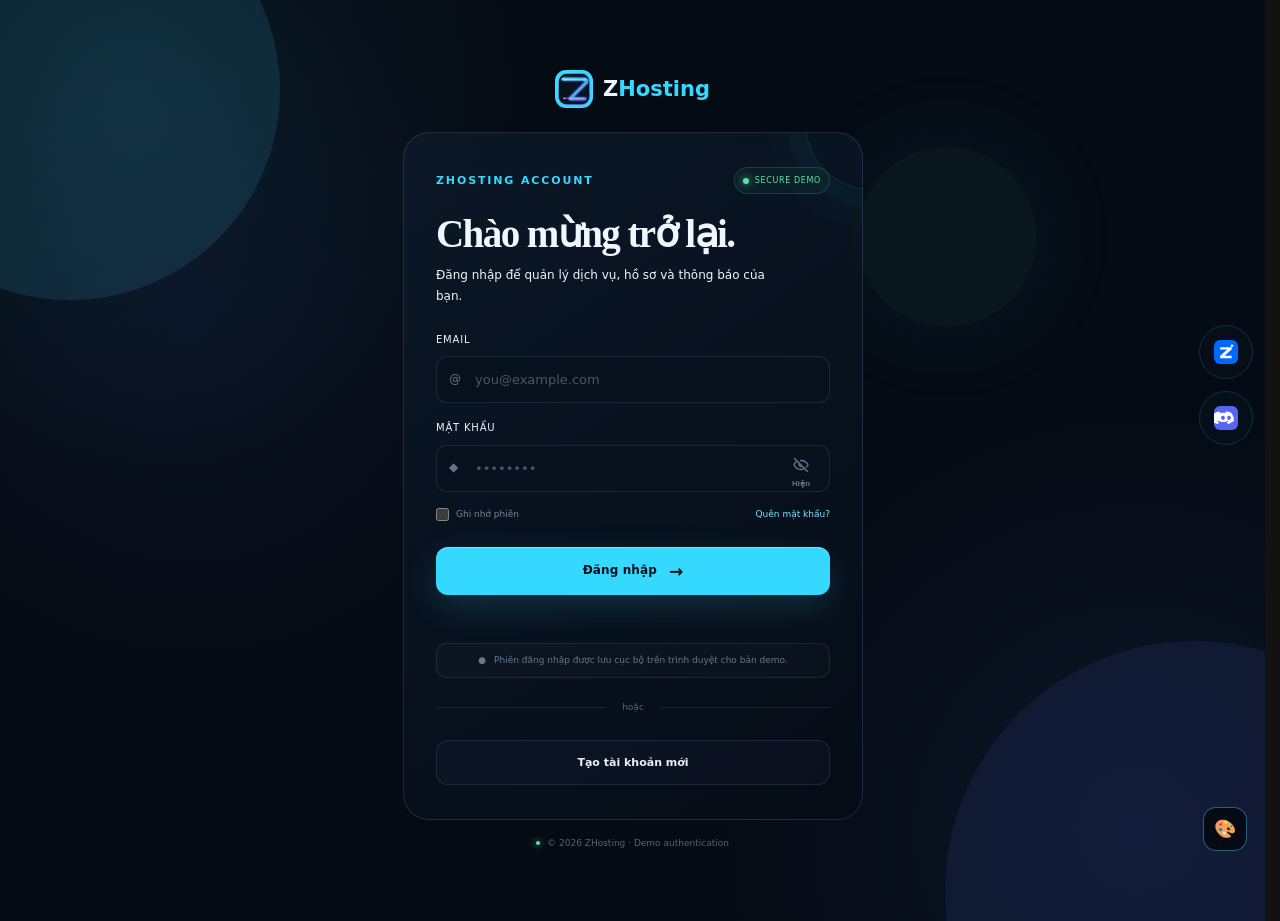
<file: auth/login.html>
<!DOCTYPE html><html lang="vi"><head><meta charset="UTF-8"><meta name="viewport" content="width=device-width,initial-scale=1">
<meta http-equiv="Content-Security-Policy" content="default-src 'self'; base-uri 'self'; object-src 'none'; script-src 'self'; style-src 'self' 'unsafe-inline' https://fonts.googleapis.com; font-src 'self' https://fonts.gstatic.com data:; img-src 'self' data: https:; connect-src 'self'; form-action 'self'; media-src 'self'; worker-src 'self'; manifest-src 'self'; upgrade-insecure-requests">
<meta name="referrer" content="strict-origin-when-cross-origin"><meta name="description" content="Đăng nhập ZHosting"><link rel="icon" type="image/svg+xml" href="../assets/brand/zhosting-mark.svg"><link rel="apple-touch-icon" href="../assets/brand/zhosting-mark.svg"><title>Đăng nhập — ZHosting</title><link rel="preconnect" href="https://fonts.googleapis.com">
<link rel="preconnect" href="https://fonts.gstatic.com" crossorigin>
<link href="https://fonts.googleapis.com/css2?family=Inter:wght@400;500;600;700;800&family=Space+Grotesk:wght@500;600;700&display=swap" rel="stylesheet">
<link rel="stylesheet" href="../assets/css/styles.css?v=1.8.10">
<link rel="stylesheet" href="../assets/css/ui.css?v=1.8.10">
<link rel="stylesheet" href="../assets/css/theme.css?v=1.8.10"></head><body class="auth-page"><div class="auth-bg"><span></span><span></span><span></span></div><div class="auth-grid"></div><main class="auth-shell"><a class="brand auth-brand" href="../index.html"><span class="brand-mark"><img src="../assets/brand/zhosting-mark.svg" alt="" width="35" height="35"></span><span>Z<span class="accent">Hosting</span></span></a><section class="auth-card"><div class="auth-kicker"><span class="eyebrow">ZHOSTING ACCOUNT</span><span class="secure-badge"><i></i> Secure Demo</span></div><h1>Chào mừng trở lại.</h1><p class="lead">Đăng nhập để quản lý dịch vụ, hồ sơ và thông báo của bạn.</p><form id="loginForm" novalidate><label>Email<div class="input-wrap"><span class="input-icon">@</span><input id="loginEmail" type="email" autocomplete="email" required placeholder="you@example.com"></div></label><label>Mật khẩu<div class="input-wrap"><span class="input-icon">◆</span><input id="loginPassword" type="password" autocomplete="current-password" required placeholder="••••••••"><button class="password-toggle" type="button" id="passwordToggle" aria-label="Hiện mật khẩu" title="Hiện mật khẩu"><span class="password-toggle-label">Hiện</span></button></div></label><div class="auth-meta"><div class="form-row"><label class="check"><input id="rememberMe" type="checkbox"> Ghi nhớ phiên</label><a href="#" id="forgotLink">Quên mật khẩu?</a></div></div><button class="btn btn-primary full auth-submit" type="submit">Đăng nhập <span>→</span></button><p class="form-note" id="loginMessage" role="status"></p><div class="login-hint">● <span>Phiên đăng nhập được lưu cục bộ trên trình duyệt cho bản demo.</span></div></form><div class="auth-divider"><span>hoặc</span></div><a class="btn btn-ghost full" href="register.html">Tạo tài khoản mới</a></section><p class="auth-foot">© 2026 ZHosting · Demo authentication</p></main><script src="../assets/js/theme.js" defer></script><script src="../assets/js/admin-access.js" defer></script><script src="../assets/js/performance.js" defer></script><script src="../assets/js/auth.js" defer></script>
<script src="../assets/js/ui.js" defer></script><script src="../assets/js/support.js" defer></script></body></html>
</file>
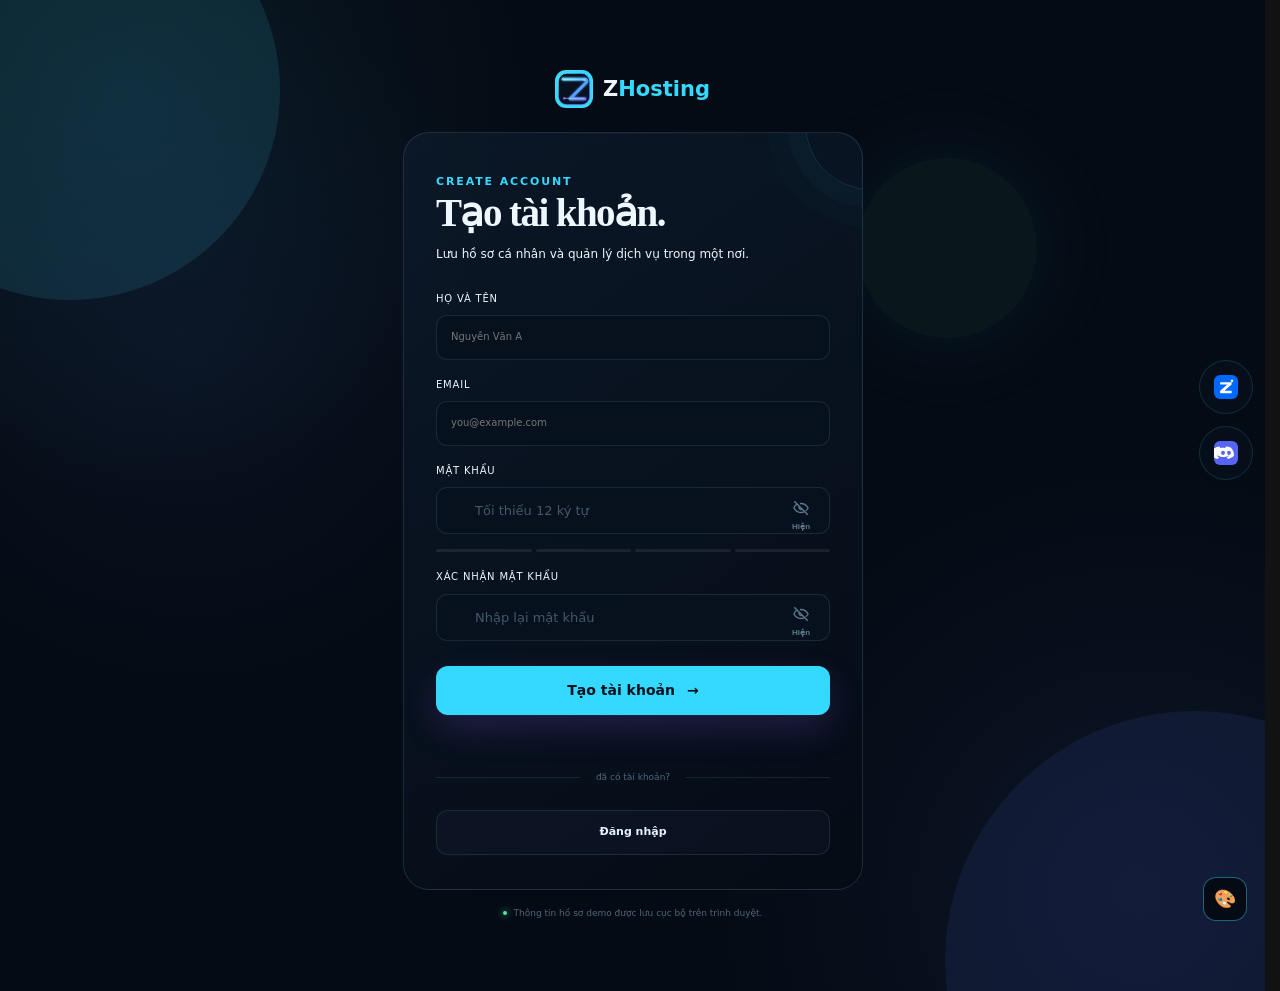
<file: auth/register.html>
<!DOCTYPE html><html lang="vi"><head><meta charset="UTF-8"><meta name="viewport" content="width=device-width,initial-scale=1">
<meta http-equiv="Content-Security-Policy" content="default-src 'self'; base-uri 'self'; object-src 'none'; script-src 'self'; style-src 'self' 'unsafe-inline' https://fonts.googleapis.com; font-src 'self' https://fonts.gstatic.com data:; img-src 'self' data: https:; connect-src 'self'; form-action 'self'; media-src 'self'; worker-src 'self'; manifest-src 'self'; upgrade-insecure-requests">
<meta name="referrer" content="strict-origin-when-cross-origin"><meta name="description" content="Tạo tài khoản ZHosting"><link rel="icon" type="image/svg+xml" href="../assets/brand/zhosting-mark.svg"><link rel="apple-touch-icon" href="../assets/brand/zhosting-mark.svg"><title>Đăng ký — ZHosting</title><link rel="preconnect" href="https://fonts.googleapis.com">
<link rel="preconnect" href="https://fonts.gstatic.com" crossorigin>
<link href="https://fonts.googleapis.com/css2?family=Inter:wght@400;500;600;700;800&family=Space+Grotesk:wght@500;600;700&display=swap" rel="stylesheet">
<link rel="stylesheet" href="../assets/css/styles.css?v=1.8.10">
<link rel="stylesheet" href="../assets/css/ui.css?v=1.8.10">
<link rel="stylesheet" href="../assets/css/theme.css?v=1.8.10"></head><body class="auth-page"><div class="auth-bg"><span></span><span></span><span></span></div><div class="auth-grid"></div><main class="auth-shell"><a class="brand auth-brand" href="../index.html"><span class="brand-mark"><img src="../assets/brand/zhosting-mark.svg" alt="" width="35" height="35"></span><span>Z<span class="accent">Hosting</span></span></a><section class="auth-card"><span class="eyebrow">CREATE ACCOUNT</span><h1>Tạo tài khoản.</h1><p>Lưu hồ sơ cá nhân và quản lý dịch vụ trong một nơi.</p><form id="registerForm" novalidate><label>Họ và tên<input id="registerName" type="text" autocomplete="name" required placeholder="Nguyễn Văn A"></label><label>Email<input id="registerEmail" type="email" autocomplete="email" required placeholder="you@example.com"></label><label>Mật khẩu<div class="input-wrap"><input id="registerPassword" type="password" autocomplete="new-password" minlength="12" required placeholder="Tối thiểu 12 ký tự"><button class="password-toggle" type="button" data-toggle-password="#registerPassword" aria-label="Hiện mật khẩu" title="Hiện mật khẩu"><span class="password-toggle-label">Hiện</span></button></div></label><label>Xác nhận mật khẩu<div class="input-wrap"><input id="registerConfirm" type="password" autocomplete="new-password" minlength="12" required placeholder="Nhập lại mật khẩu"><button class="password-toggle" type="button" data-toggle-password="#registerConfirm" aria-label="Hiện mật khẩu" title="Hiện mật khẩu"><span class="password-toggle-label">Hiện</span></button></div></label><button class="btn btn-primary full" type="submit">Tạo tài khoản <span>→</span></button><p class="form-note" id="registerMessage" role="status"></p></form><div class="auth-divider"><span>đã có tài khoản?</span></div><a class="btn btn-ghost full" href="login.html">Đăng nhập</a></section><p class="auth-foot">Thông tin hồ sơ demo được lưu cục bộ trên trình duyệt.</p></main><script src="../assets/js/theme.js" defer></script><script src="../assets/js/admin-access.js" defer></script><script src="../assets/js/performance.js" defer></script><script src="../assets/js/auth.js" defer></script>
<script src="../assets/js/ui.js" defer></script><script src="../assets/js/support.js" defer></script></body></html>
</file>
<file: assets/css/styles.css>
:root{--bg:#050b14;--panel:#0a1422;--panel2:#0d1a2b;--line:rgba(145,190,230,.13);--text:#eef6ff;--muted:#8ea4bb;--cyan:#35d9ff;--blue:#5c7cff;--green:#55e6a5;--radius:22px;--max:1180px}
*{box-sizing:border-box;margin:0;padding:0}html{scroll-behavior:smooth}body{font-family:Inter,Arial,sans-serif;background:var(--bg);color:var(--text);line-height:1.65;overflow-x:hidden}.noise{position:fixed;inset:0;pointer-events:none;opacity:.035;background-image:url("data:image/svg+xml,%3Csvg viewBox='0 0 180 180' xmlns='http://www.w3.org/2000/svg'%3E%3Cfilter id='n'%3E%3CfeTurbulence type='fractalNoise' baseFrequency='.9' numOctaves='3' stitchTiles='stitch'/%3E%3C/filter%3E%3Crect width='100%25' height='100%25' filter='url(%23n)' opacity='.6'/%3E%3C/svg%3E");z-index:20}.container{width:min(var(--max),calc(100% - 40px));margin:auto}.header{position:sticky;top:0;z-index:15;background:rgba(5,11,20,.78);backdrop-filter:blur(18px);border-bottom:1px solid var(--line)}.nav{height:76px;display:flex;align-items:center;justify-content:space-between}.brand{display:flex;align-items:center;gap:10px;color:#fff;text-decoration:none;font-family:"Space Grotesk";font-size:21px;font-weight:700}.brand-mark{display:grid;place-items:center;width:35px;height:35px;border-radius:10px;background:linear-gradient(135deg,var(--cyan),var(--blue));color:#04101d;font-weight:900;box-shadow:0 0 28px rgba(167,139,250,.25)}.accent{color:var(--cyan)}.nav-links{display:flex;align-items:center;gap:30px}.nav-links a{color:#a9bbce;text-decoration:none;font-size:14px;font-weight:600;transition:.2s}.nav-links a:hover{color:#fff}.nav-links .nav-cta{padding:10px 17px;border:1px solid rgba(67,217,255,.35);border-radius:10px;color:#dff9ff;background:rgba(67,217,255,.07)}.menu-btn{display:none;background:none;border:0;color:#fff;font-size:25px}.hero{position:relative;min-height:calc(100vh - 76px);display:flex;align-items:center;overflow:hidden}.hero-grid-lines{position:absolute;inset:0;pointer-events:none;background-image:linear-gradient(rgba(255,255,255,.025) 1px,transparent 1px),linear-gradient(90deg,rgba(255,255,255,.025) 1px,transparent 1px);background-size:70px 70px;mask-image:linear-gradient(to bottom,#000,transparent 90%)}.hero-grid{position:relative;z-index:2;display:grid;grid-template-columns:1.02fr .98fr;gap:70px;align-items:center;padding:90px 0}.eyebrow{font-size:11px;letter-spacing:.17em;color:var(--cyan);font-weight:800}.pulse,.live-dot{display:inline-block;width:7px;height:7px;border-radius:50%;background:var(--green);box-shadow:0 0 12px var(--green);margin-right:8px}.hero h1{font-family:"Space Grotesk";font-size:clamp(50px,6vw,78px);line-height:.99;letter-spacing:-.055em;margin:20px 0 25px}.gradient-text{background:linear-gradient(100deg,#fff 5%,var(--cyan) 55%,#7d8dff);-webkit-background-clip:text;background-clip:text;color:transparent}.hero-desc{max-width:600px;color:var(--muted);font-size:17px}.hero-actions{display:flex;gap:12px;margin:34px 0}.btn{display:inline-flex;align-items:center;justify-content:center;gap:12px;padding:13px 20px;border-radius:12px;text-decoration:none;font-size:14px;font-weight:800;transition:.22s;border:1px solid var(--line);cursor:pointer}.btn-primary{background:linear-gradient(135deg,var(--cyan),#6e7dff);color:#04101b;border:0;box-shadow:0 14px 35px rgba(167,139,250,.15)}.btn-primary:hover{transform:translateY(-2px);filter:brightness(1.06)}.btn-ghost{color:#e6f2ff;background:rgba(255,255,255,.025)}.btn-ghost:hover{background:rgba(255,255,255,.07);transform:translateY(-2px)}.trust-row{display:flex;gap:34px;padding-top:20px}.trust-row div{display:flex;flex-direction:column}.trust-row strong{font-family:"Space Grotesk";font-size:19px}.trust-row span{color:#687f97;font-size:11px;margin-top:2px}.hero-visual{position:relative;min-height:470px;display:grid;place-items:center}.orb{position:absolute;border-radius:50%;filter:blur(5px)}.orb-one{width:270px;height:270px;background:rgba(67,217,255,.14);right:12%;top:10%}.orb-two{width:180px;height:180px;background:rgba(92,124,255,.18);left:10%;bottom:10%}.server-card{position:relative;width:min(100%,500px);padding:25px;border:1px solid rgba(127,184,230,.18);background:linear-gradient(145deg,rgba(17,34,53,.9),rgba(7,15,26,.94));border-radius:24px;box-shadow:0 35px 100px rgba(0,0,0,.45),inset 0 1px rgba(255,255,255,.05);transform:perspective(1000px) rotateY(-7deg) rotateX(3deg)}.server-top{color:#6f879e;font-size:9px;letter-spacing:.16em;font-weight:800}.status{float:right;color:var(--green)}.server-title{font-family:"Space Grotesk";font-size:25px;margin:28px 0}.metrics>div{display:grid;grid-template-columns:80px 45px 1fr;gap:10px;align-items:center;margin:15px 0;font-size:10px;color:#8ea4bb}.metrics b{color:#dff3ff;text-align:right}.metrics i{height:5px;background:#17293d;border-radius:99px;overflow:hidden}.metrics em{display:block;height:100%;background:linear-gradient(90deg,var(--cyan),var(--blue));border-radius:inherit}.terminal{margin-top:28px;padding:16px;background:#030810;border:1px solid #142333;border-radius:12px;font-family:monospace;font-size:11px}.terminal p{margin:5px 0}.terminal span{color:var(--cyan)}.terminal .ok{color:var(--green)}.terminal .muted{color:#536a80}.server-bottom{display:flex;gap:10px;align-items:center;margin-top:18px;font-size:9px;color:#536a80}.server-bottom strong{color:#dbeaff;margin-right:auto}.section{padding:115px 0}.section-head{display:flex;justify-content:space-between;gap:50px;align-items:end;margin-bottom:45px}.section-head h2{font-family:"Space Grotesk";font-size:clamp(38px,5vw,57px);line-height:1.05;letter-spacing:-.045em;margin-top:13px}.section-head>p{max-width:450px;color:var(--muted);font-size:14px}.centered{display:block;text-align:center}.centered>p{margin:14px auto 0}.service-grid{display:grid;grid-template-columns:repeat(4,1fr);gap:14px}.service-card{position:relative;padding:26px;background:linear-gradient(145deg,rgba(14,27,43,.92),rgba(8,16,28,.92));border:1px solid var(--line);border-radius:var(--radius);min-height:380px;transition:.25s}.service-card:hover,.price-card:hover{transform:translateY(-5px);border-color:rgba(67,217,255,.3)}.service-card.featured{background:linear-gradient(145deg,rgba(16,46,62,.9),rgba(8,18,30,.95));border-color:rgba(67,217,255,.25)}.service-icon{display:grid;place-items:center;width:48px;height:48px;border-radius:14px;background:rgba(67,217,255,.08);border:1px solid rgba(67,217,255,.16);color:var(--cyan);font-family:monospace;font-size:13px;font-weight:800}.service-card .tag{position:absolute;top:26px;right:24px;color:var(--cyan);font-size:9px;font-weight:800}.service-card h3{font-family:"Space Grotesk";font-size:21px;margin:27px 0 10px}.service-card p{color:var(--muted);font-size:13px;min-height:64px}.service-card ul,.price-card ul{list-style:none;margin:18px 0}.service-card li,.price-card li{color:#9eb2c6;font-size:12px;padding:5px 0}.service-card li:before,.price-card li:before{content:"✓";color:var(--green);margin-right:9px}.service-card a{position:absolute;bottom:25px;color:#dff8ff;text-decoration:none;font-size:12px;font-weight:800}.pricing-section{background:linear-gradient(180deg,rgba(9,21,35,.4),rgba(5,11,20,0))}.billing-toggle{display:flex;justify-content:center;gap:4px;margin:0 auto 30px;padding:4px;width:max-content;background:#0a1420;border:1px solid var(--line);border-radius:12px}.billing-toggle button{border:0;background:none;color:#71879d;padding:8px 15px;border-radius:8px;font-weight:700;font-size:11px;cursor:pointer}.billing-toggle button.active{background:#152b40;color:#fff}.billing-toggle small{color:var(--green)}.price-grid{display:grid;grid-template-columns:repeat(3,1fr);gap:15px}.price-card{position:relative;padding:30px;background:rgba(10,20,34,.86);border:1px solid var(--line);border-radius:var(--radius);transition:.25s}.price-card.popular{border-color:rgba(67,217,255,.38);background:linear-gradient(145deg,rgba(14,34,49,.98),rgba(9,18,30,.95))}.popular-label{position:absolute;right:20px;top:18px;color:var(--cyan);font-size:9px;font-weight:800}.plan{color:#6e879f;font-size:10px;letter-spacing:.18em;font-weight:800}.price-card h3{font-family:"Space Grotesk";font-size:23px;margin:10px 0}.price{display:flex;align-items:baseline;gap:5px;margin:18px 0}.price b{font-family:"Space Grotesk";font-size:43px;letter-spacing:-.05em}.price small{color:#71879d}.price-card p{font-size:12px;color:var(--muted);min-height:40px}.price-card ul{padding:12px 0;border-top:1px solid var(--line)}.full{width:100%;margin-top:8px}.feature-grid{display:grid;grid-template-columns:repeat(4,1fr);border-top:1px solid var(--line);border-bottom:1px solid var(--line)}.feature{padding:30px 25px;border-right:1px solid var(--line)}.feature:last-child{border-right:0}.feature>span{color:#4f657a;font-family:monospace;font-size:12px}.feature h3{font-family:"Space Grotesk";margin:20px 0 10px}.feature p,.step p{font-size:12px;color:var(--muted)}.steps{display:grid;grid-template-columns:repeat(4,1fr);gap:0}.step{padding:25px;border-left:1px solid var(--line)}.step:first-child{border-left:0}.step b{display:grid;place-items:center;width:34px;height:34px;border:1px solid rgba(67,217,255,.3);border-radius:50%;color:var(--cyan);font-size:11px}.step h3{font-family:"Space Grotesk";font-size:18px;margin:20px 0 8px}.faq-wrap{display:grid;grid-template-columns:.8fr 1.2fr;gap:80px}.faq-list{border-top:1px solid var(--line)}details{border-bottom:1px solid var(--line);padding:20px 0}summary{cursor:pointer;font-weight:700;font-size:14px;list-style:none}summary::-webkit-details-marker{display:none}summary:after{content:"+";float:right;color:var(--cyan);font-size:18px}details[open] summary:after{content:"−"}details p{color:var(--muted);font-size:13px;padding:14px 25px 0 0}.cta-section{padding:0 0 100px}.cta{border:1px solid rgba(67,217,255,.18);background:radial-gradient(circle at 85% 30%,rgba(67,217,255,.12),transparent 35%),linear-gradient(120deg,#0b1828,#09111d);border-radius:28px;padding:60px;display:flex;justify-content:space-between;align-items:center;gap:40px}.cta h2{font-family:"Space Grotesk";font-size:clamp(35px,4vw,55px);line-height:1.05;margin:14px 0}.cta p{color:var(--muted);font-size:13px}.cta-actions{display:flex;gap:10px;flex-shrink:0}.footer{border-top:1px solid var(--line);padding:28px 0}.footer-inner{display:flex;align-items:center;gap:25px}.footer p{color:#61768d;font-size:11px;margin-right:auto}.footer a:not(.brand){color:#71869b;text-decoration:none;font-size:11px;margin-left:15px}.reveal{opacity:1;transform:none;transition:opacity .7s ease,transform .7s ease}.reveal.visible{opacity:1;transform:none}.delay{transition-delay:.12s}
@media(max-width:980px){.hero-grid{grid-template-columns:1fr;gap:30px}.hero{padding-top:25px}.hero-visual{min-height:400px}.service-grid{grid-template-columns:repeat(2,1fr)}.feature-grid{grid-template-columns:repeat(2,1fr)}.feature:nth-child(2){border-right:0}.feature:nth-child(-n+2){border-bottom:1px solid var(--line)}.price-grid{grid-template-columns:1fr}.price-card{max-width:600px;width:100%;margin:auto}.faq-wrap{grid-template-columns:1fr;gap:35px}.cta{padding:45px;flex-direction:column;align-items:flex-start}}
@media(max-width:700px){.container{width:min(var(--max),calc(100% - 28px))}.nav{height:68px}.menu-btn{display:block}.nav-links{display:none;position:absolute;top:68px;left:14px;right:14px;padding:15px;flex-direction:column;align-items:stretch;background:#0a1422;border:1px solid var(--line);border-radius:15px;box-shadow:0 20px 60px #000}.nav-links.open{display:flex}.nav-links a{padding:10px}.hero-grid{padding:65px 0}.hero h1{font-size:48px}.hero-desc{font-size:15px}.trust-row{gap:18px}.trust-row strong{font-size:15px}.hero-visual{min-height:340px}.server-card{padding:18px;transform:none}.service-grid,.feature-grid{grid-template-columns:1fr}.feature{border-right:0!important;border-bottom:1px solid var(--line)}.feature:last-child{border-bottom:0}.section{padding:80px 0}.section-head{display:block}.section-head>p{margin-top:18px}.cta{padding:30px}.cta-actions{width:100%;flex-direction:column}.cta-actions .btn{width:100%}.footer-inner{flex-wrap:wrap}.footer p{width:100%;order:3}.footer a:not(.brand){margin-left:0;margin-right:14px}.footer{padding-bottom:30px}}

/* ===== ZHOSTING UX/UI PRO LAYER ===== */
:root{--glow:0 0 45px rgba(67,217,255,.16);--ease:cubic-bezier(.2,.8,.2,1)}
::selection{background:rgba(67,217,255,.25);color:#fff}
body{background:radial-gradient(circle at 75% -10%,rgba(47,128,180,.12),transparent 32%),var(--bg)}
body:before{content:"";position:fixed;inset:0;pointer-events:none;background:radial-gradient(circle at 15% 35%,rgba(92,124,255,.06),transparent 28%);z-index:-1}
.header{transition:background .3s ease,box-shadow .3s ease}.header.scrolled{background:rgba(4,9,17,.94);box-shadow:0 12px 45px rgba(0,0,0,.28)}
.nav-links a{position:relative}.nav-links a:not(.nav-cta):after{content:"";position:absolute;left:0;right:100%;bottom:-7px;height:2px;border-radius:2px;background:linear-gradient(90deg,var(--cyan),var(--blue));transition:.3s var(--ease)}.nav-links a:not(.nav-cta):hover:after{right:0}
.hero{isolation:isolate}.hero:after{content:"";position:absolute;width:520px;height:520px;right:-260px;top:10%;background:rgba(67,217,255,.07);filter:blur(90px);border-radius:50%;pointer-events:none}
.btn{position:relative;overflow:hidden}.btn:before{content:"";position:absolute;inset:0;transform:translateX(-110%);background:linear-gradient(100deg,transparent,rgba(255,255,255,.18),transparent);transition:transform .65s var(--ease)}.btn:hover:before{transform:translateX(110%)}
.btn-primary{box-shadow:0 10px 35px rgba(67,217,255,.16),inset 0 1px rgba(255,255,255,.35)}
.server-card{animation:floatCard 6s ease-in-out infinite}.server-card:hover{animation-play-state:paused;box-shadow:0 35px 110px rgba(0,0,0,.5),0 0 55px rgba(67,217,255,.1)}
@keyframes floatCard{0%,100%{transform:perspective(1000px) rotateY(-7deg) rotateX(3deg) translateY(0)}50%{transform:perspective(1000px) rotateY(-5deg) rotateX(2deg) translateY(-10px)}}
.service-card,.price-card,.feature,.step{will-change:auto}.service-card{overflow:hidden}.service-card:after{content:"";position:absolute;width:130px;height:130px;right:-70px;bottom:-75px;background:rgba(67,217,255,.09);filter:blur(25px);border-radius:50%;transition:.35s}.service-card:hover:after{transform:scale(1.7)}
.service-card:hover,.price-card:hover{box-shadow:var(--glow)}
.price-card{overflow:hidden}.price-card.popular:before{content:"";position:absolute;inset:0;background:linear-gradient(120deg,transparent 25%,rgba(67,217,255,.06),transparent 75%);transform:translateX(-100%);transition:1s}.price-card.popular:hover:before{transform:translateX(100%)}
.billing-toggle button{transition:.25s var(--ease)}.billing-toggle button.active{box-shadow:0 4px 18px rgba(67,217,255,.08)}
.feature{transition:.25s var(--ease)}.feature:hover{background:rgba(67,217,255,.025);transform:translateY(-3px)}
.step{transition:.25s var(--ease)}.step:hover{background:rgba(255,255,255,.02)}
.step b{transition:.3s var(--ease)}.step:hover b{background:rgba(67,217,255,.08);box-shadow:0 0 25px rgba(67,217,255,.15);transform:scale(1.08)}
details{transition:background .25s ease;padding-left:4px;padding-right:4px}details:hover{background:rgba(255,255,255,.015)}details[open]{background:rgba(67,217,255,.025)}
summary{display:flex;justify-content:space-between;align-items:center;gap:20px}summary:after{float:none;flex:0 0 auto}
.cta{position:relative;overflow:hidden;box-shadow:0 30px 100px rgba(0,0,0,.22)}.cta:after{content:"";position:absolute;width:260px;height:260px;right:-90px;top:-130px;border-radius:50%;border:1px solid rgba(67,217,255,.15);box-shadow:0 0 0 35px rgba(67,217,255,.025),0 0 0 70px rgba(67,217,255,.018);pointer-events:none}.cta>*{position:relative;z-index:1}
.footer a:not(.brand){transition:.2s}.footer a:not(.brand):hover{color:var(--cyan)}
.scroll-progress{position:fixed;top:0;left:0;height:2px;width:0;background:linear-gradient(90deg,var(--cyan),var(--blue));z-index:50;box-shadow:0 0 12px rgba(67,217,255,.7)}
.back-top{position:fixed;right:22px;bottom:22px;width:42px;height:42px;border:1px solid var(--line);border-radius:50%;background:rgba(7,15,26,.8);backdrop-filter:blur(12px);color:#fff;cursor:pointer;z-index:12;opacity:0;visibility:hidden;transform:translateY(12px);transition:.3s}.back-top.show{opacity:1;visibility:visible;transform:none}.back-top:hover{border-color:rgba(67,217,255,.4);color:var(--cyan)}
.toast{position:fixed;right:22px;bottom:75px;z-index:40;padding:13px 16px;border:1px solid rgba(85,230,165,.25);background:rgba(8,20,31,.94);backdrop-filter:blur(14px);border-radius:12px;color:#dfffee;font-size:12px;box-shadow:0 20px 60px rgba(0,0,0,.3);opacity:0;transform:translateY(12px);pointer-events:none;transition:.3s}.toast.show{opacity:1;transform:none}
@media(max-width:700px){.server-card{animation:none}.hero:after{width:300px;height:300px}.back-top{right:14px;bottom:14px}.toast{right:14px;left:14px;bottom:68px}}
@media(prefers-reduced-motion:reduce){*,*:before,*:after{scroll-behavior:auto!important;animation:none!important;transition-duration:.01ms!important}}

/* ===== ZHOSTING V2 SECTIONS ===== */
.live-section{background:radial-gradient(circle at 50% 0,rgba(67,217,255,.05),transparent 38%)}
.status-grid{display:grid;grid-template-columns:1.35fr .65fr;gap:15px}.status-main,.status-list{border:1px solid var(--line);background:rgba(10,20,34,.7);border-radius:var(--radius);padding:28px}.status-main-top{display:flex;justify-content:space-between;align-items:center;color:#71879d;font-size:9px;letter-spacing:.1em}.status-main-top b{color:#dfffee}.uptime-number{font-family:"Space Grotesk";font-size:76px;line-height:1;letter-spacing:-.06em;margin:45px 0 5px}.uptime-number span{font-size:25px;color:var(--green)}.status-main>p{font-size:12px;color:var(--muted)}.uptime-track{height:7px;background:#142537;border-radius:99px;margin:25px 0;overflow:hidden}.uptime-track i{display:block;width:99.99%;height:100%;background:linear-gradient(90deg,var(--green),var(--cyan));box-shadow:0 0 15px rgba(85,230,165,.3)}.status-mini{display:grid;grid-template-columns:repeat(3,1fr);gap:15px}.status-mini span{font-size:10px;color:#647a91}.status-mini b{display:block;color:#e8f5ff;font-size:14px;margin-top:4px}.status-list{display:flex;flex-direction:column;justify-content:center;gap:0}.status-list>div{display:flex;justify-content:space-between;align-items:center;padding:18px 0;border-bottom:1px solid var(--line);font-size:11px}.status-list>div:last-child{border:0}.status-list span{display:flex;align-items:center;gap:9px}.status-list b{font-size:9px;color:var(--green);text-transform:uppercase;letter-spacing:.08em}.status-dot{width:7px;height:7px;border-radius:50%;background:var(--green);box-shadow:0 0 10px rgba(85,230,165,.7)}
.review-grid{display:grid;grid-template-columns:repeat(3,1fr);gap:15px}.review{padding:28px;border:1px solid var(--line);border-radius:var(--radius);background:linear-gradient(145deg,rgba(13,26,43,.85),rgba(7,14,24,.8));transition:.3s var(--ease)}.review:hover{transform:translateY(-5px);border-color:rgba(67,217,255,.25);box-shadow:var(--glow)}.stars{letter-spacing:4px;color:#7ee8ff;font-size:12px}.review p{font-size:14px;color:#c5d5e5;margin:22px 0 30px;line-height:1.8}.review-user{display:flex;align-items:center;gap:12px}.review-user>span{display:grid;place-items:center;width:38px;height:38px;border-radius:11px;background:rgba(67,217,255,.08);border:1px solid rgba(67,217,255,.16);font-size:10px;font-weight:800;color:var(--cyan)}.review-user b,.review-user small{display:block}.review-user b{font-size:11px}.review-user small{font-size:9px;color:#647b91;margin-top:2px}
.nav-links a.active{color:#fff}.nav-links a.active:after{right:0}
@media(max-width:980px){.status-grid{grid-template-columns:1fr}.review-grid{grid-template-columns:1fr}.review{max-width:650px;width:100%;margin:auto}}
@media(max-width:700px){.status-main,.status-list{padding:21px}.uptime-number{font-size:60px;margin-top:35px}.status-mini{gap:9px}.status-mini span{font-size:9px}.status-mini b{font-size:12px}.status-main-top{align-items:flex-start;gap:15px}.status-main-top>span{font-size:8px}.status-list>div{padding:15px 0}}

/* ===== ZHOSTING V3 COMPARISON + STATS ===== */
.compare-wrap{border:1px solid var(--line);border-radius:var(--radius);overflow:hidden;background:rgba(7,15,26,.75);box-shadow:0 20px 60px rgba(0,0,0,.18)}.compare-row{display:grid;grid-template-columns:1.6fr repeat(3,1fr);align-items:center;min-height:62px;border-bottom:1px solid var(--line);font-size:12px}.compare-row:last-child{border-bottom:0}.compare-row span{padding:0 25px;color:#9db1c5}.compare-row b,.compare-row i{text-align:center;font-style:normal}.compare-row b{color:#eaf5ff;font-size:11px}.compare-row i{color:var(--green);font-size:15px;font-weight:800}.compare-head{background:linear-gradient(90deg,rgba(67,217,255,.09),rgba(75,116,255,.04));min-height:70px}.compare-head span{font-weight:700;color:#fff}.compare-head b{font-family:"Space Grotesk";font-size:12px;color:var(--cyan);letter-spacing:.08em}.stats-section{padding-top:0}.stats-bar{display:grid;grid-template-columns:repeat(4,1fr);border:1px solid var(--line);border-radius:var(--radius);background:linear-gradient(100deg,rgba(11,24,41,.9),rgba(7,14,25,.8));overflow:hidden}.stats-bar>div{padding:28px 25px;border-right:1px solid var(--line);position:relative}.stats-bar>div:last-child{border-right:0}.stats-bar strong{font-family:"Space Grotesk";font-size:30px;letter-spacing:-.04em}.stats-bar span{font-size:12px;color:var(--cyan);font-weight:700;margin-left:3px}.stats-bar small{display:block;color:#617990;font-size:9px;text-transform:uppercase;letter-spacing:.08em;margin-top:6px}.stats-bar>div:after{content:"";position:absolute;left:25px;bottom:0;width:32px;height:2px;background:linear-gradient(90deg,var(--cyan),transparent);opacity:.6}
@media(max-width:700px){.compare-wrap{overflow-x:auto}.compare-row{min-width:620px}.stats-bar{grid-template-columns:repeat(2,1fr)}.stats-bar>div:nth-child(2){border-right:0}.stats-bar>div:nth-child(-n+2){border-bottom:1px solid var(--line)}}
@media(max-width:430px){.stats-bar>div{padding:22px 17px}.stats-bar strong{font-size:24px}}

/* ===== AUTH + DASHBOARD PLATFORM UI ===== */
.auth-page{min-height:100vh;display:grid;place-items:center;background:radial-gradient(circle at 20% 15%,rgba(67,217,255,.11),transparent 30%),radial-gradient(circle at 80% 80%,rgba(77,101,255,.1),transparent 30%),#050b13}.auth-shell{width:min(450px,calc(100% - 32px));padding:40px 0}.auth-brand{display:flex;justify-content:center;margin-bottom:22px}.auth-card{padding:34px;border:1px solid var(--line);border-radius:24px;background:rgba(9,19,32,.82);backdrop-filter:blur(20px);box-shadow:0 30px 90px rgba(0,0,0,.35)}.auth-card h1{font:700 34px "Space Grotesk";margin:12px 0 8px;letter-spacing:-.04em}.auth-card>p{color:var(--muted);font-size:12px;line-height:1.7;margin-bottom:26px}.auth-card form{display:grid;gap:16px}.auth-card label{display:grid;gap:7px;color:#a8bbce;font-size:10px;text-transform:uppercase;letter-spacing:.08em}.auth-card input{width:100%;border:1px solid var(--line);border-radius:11px;background:#07111d;color:#fff;padding:13px 14px;outline:0;transition:.2s}.auth-card input:focus{border-color:rgba(67,217,255,.55);box-shadow:0 0 0 3px rgba(67,217,255,.08)}.form-row{display:flex!important;justify-content:space-between;align-items:center;gap:10px}.form-row a{font-size:10px;color:var(--cyan)}.check{display:flex!important;grid-template-columns:auto 1fr!important;align-items:center;gap:7px!important;text-transform:none!important;letter-spacing:0!important}.check input{width:auto}.form-note{min-height:16px;margin:0!important;font-size:10px!important}.form-note.error{color:#ff8290}.form-note.success{color:var(--green)}.auth-divider{display:flex;align-items:center;gap:12px;color:#50667c;font-size:9px;margin:22px 0}.auth-divider:before,.auth-divider:after{content:"";height:1px;background:var(--line);flex:1}.auth-foot{text-align:center;color:#50657a;font-size:9px;margin-top:18px}
.dashboard-page{min-height:100vh;background:radial-gradient(circle at 75% 0,rgba(67,217,255,.07),transparent 30%),#050b13}.dash-header{height:76px;border-bottom:1px solid var(--line);display:flex;align-items:center;justify-content:space-between;padding:0 max(24px,calc((100vw - 1180px)/2));background:rgba(5,11,19,.82);backdrop-filter:blur(16px);position:sticky;top:0;z-index:20}.dash-user{display:flex;align-items:center;gap:10px}.dash-user>span{width:36px;height:36px;display:grid;place-items:center;border-radius:11px;background:linear-gradient(135deg,rgba(67,217,255,.18),rgba(82,105,255,.18));border:1px solid rgba(67,217,255,.2);color:var(--cyan);font-weight:800}.dash-user b,.dash-user small{display:block}.dash-user b{font-size:10px}.dash-user small{font-size:8px;color:#61788f;margin-top:2px}.dash-user .btn{margin-left:12px;padding:9px 13px}.dashboard-shell{width:min(1180px,calc(100% - 32px));margin:auto;padding:60px 0 90px}.dash-welcome{display:flex;justify-content:space-between;align-items:end;gap:20px;margin-bottom:30px}.dash-welcome h1{font:700 42px "Space Grotesk";letter-spacing:-.05em;margin:10px 0}.dash-welcome p{color:var(--muted);font-size:12px}.account-badge,.mail-pill{display:inline-flex;align-items:center;gap:7px;padding:8px 11px;border:1px solid rgba(85,230,165,.16);border-radius:99px;color:var(--green);background:rgba(85,230,165,.05);font-size:9px;text-transform:uppercase}.account-badge i{width:6px;height:6px;border-radius:50%;background:var(--green);box-shadow:0 0 9px var(--green)}.dash-grid{display:grid;grid-template-columns:repeat(3,1fr);gap:14px;margin-bottom:18px}.dash-card,.panel{border:1px solid var(--line);background:rgba(9,19,32,.75);border-radius:18px}.dash-card{padding:24px;transition:.25s}.dash-card:hover{transform:translateY(-3px);border-color:rgba(67,217,255,.2)}.dash-label{font-size:9px;color:#627a91;letter-spacing:.12em}.dash-card strong{display:block;font:700 31px "Space Grotesk";margin:18px 0 4px}.dash-card p{font-size:10px;color:var(--muted);margin:0 0 18px}.dash-card a,.text-btn{background:none;border:0;padding:0;color:var(--cyan);font:600 10px Inter;cursor:pointer}.dashboard-columns{display:grid;grid-template-columns:1fr .85fr;gap:14px}.panel{padding:25px}.panel-head{display:flex;align-items:center;justify-content:space-between;gap:15px;margin-bottom:24px}.panel-head h2{font:700 20px "Space Grotesk";margin:7px 0 0}.profile-grid{display:grid;grid-template-columns:1fr 1fr;gap:1px;background:var(--line);border:1px solid var(--line);border-radius:12px;overflow:hidden}.profile-grid>div{background:#091421;padding:18px}.profile-grid small,.profile-grid b{display:block}.profile-grid small{color:#5f768d;font-size:8px;text-transform:uppercase;margin-bottom:7px}.profile-grid b{font-size:11px}.green{color:var(--green)}.mail-item{width:100%;display:flex;text-align:left;gap:11px;border:0;border-top:1px solid var(--line);padding:16px 0;background:none;color:#fff;cursor:pointer}.mail-unread{width:7px;height:7px;flex:0 0 7px;border-radius:50%;background:var(--cyan);box-shadow:0 0 8px rgba(67,217,255,.6);margin-top:5px}.mail-item b{font-size:10px}.mail-item p{font-size:9px;color:#7890a6;margin:5px 0}.mail-item small{font-size:8px;color:#4e657b}.modal{position:fixed;inset:0;display:grid;place-items:center;padding:20px;background:rgba(0,0,0,.65);backdrop-filter:blur(10px);opacity:0;pointer-events:none;transition:.25s;z-index:100}.modal[aria-hidden="false"]{opacity:1;pointer-events:auto}.modal-box{width:min(420px,100%);padding:28px;border:1px solid var(--line);border-radius:20px;background:#08121f;position:relative;box-shadow:0 30px 90px rgba(0,0,0,.5)}.modal-box h2{font:700 24px "Space Grotesk";margin:10px 0 22px}.modal-box label{display:grid;gap:7px;font-size:9px;color:#8fa4b8;text-transform:uppercase}.modal-box input{padding:12px;border:1px solid var(--line);background:#050d17;color:#fff;border-radius:10px}.modal-close{position:absolute;right:15px;top:13px;border:0;background:none;color:#8399ad;font-size:25px;cursor:pointer}
@media(max-width:800px){.dashboard-columns{grid-template-columns:1fr}.dash-welcome{align-items:flex-start;flex-direction:column}.dash-grid{grid-template-columns:1fr}.dash-header{padding:0 16px}.dash-user small{display:none}.dash-user .btn{font-size:9px}.dashboard-shell{padding-top:40px}}
@media(max-width:480px){.auth-card{padding:25px}.auth-card h1{font-size:29px}.profile-grid{grid-template-columns:1fr}.dash-header .brand>span:last-child{display:none}}

/* ===== PREMIUM NAVIGATION ===== */
.header{transition:background .25s ease,box-shadow .25s ease}.header.scrolled{background:rgba(4,10,18,.94);box-shadow:0 12px 40px rgba(0,0,0,.22)}.nav{position:relative}.nav-links{height:100%}.nav-links>a{position:relative;padding:28px 0}.nav-links>a:after{content:"";position:absolute;left:50%;right:50%;bottom:17px;height:2px;border-radius:99px;background:linear-gradient(90deg,var(--cyan),var(--blue));transition:.25s}.nav-links>a:hover:after,.nav-links>a.active:after{left:0;right:0}.nav-links .nav-cta:after{display:none}.nav-account{display:flex;align-items:center;gap:10px;margin-left:4px}.nav-account>a:first-child{padding:10px 4px}.nav-account .nav-cta{white-space:nowrap}.nav-account.logged-in{padding-left:7px;border-left:1px solid var(--line)}.account-link{display:flex!important;align-items:center;gap:8px!important;padding:7px 10px!important;border:1px solid var(--line);border-radius:11px;background:rgba(255,255,255,.025)}.account-avatar{width:25px;height:25px;border-radius:8px;display:grid;place-items:center;background:linear-gradient(135deg,var(--cyan),var(--blue));color:#04101b;font-size:10px;font-weight:900}.account-link span:last-child{font-size:11px;color:#d9e9f7}.logout-link{border:0!important;background:none!important;padding:8px 4px!important;color:#7890a7!important;font-size:10px!important}.logout-link:hover{color:#ff8b99!important}.mobile-account{display:none}
@media(max-width:980px){.menu-btn{display:block;width:42px;height:42px;border:1px solid var(--line);border-radius:11px;background:rgba(255,255,255,.03);font-size:0}.menu-btn:before{content:"☰";font-size:21px}.nav-links{position:absolute;top:68px;right:0;width:min(330px,calc(100vw - 30px));height:auto;display:flex;flex-direction:column;align-items:stretch;gap:4px;padding:10px;border:1px solid var(--line);border-radius:17px;background:rgba(6,14,24,.97);backdrop-filter:blur(22px);box-shadow:0 25px 70px rgba(0,0,0,.45);opacity:0;visibility:hidden;transform:translateY(-8px) scale(.98);transition:.2s;pointer-events:none}.nav-links.open{opacity:1;visibility:visible;transform:none;pointer-events:auto}.nav-links>a{padding:13px 14px;border-radius:10px}.nav-links>a:after{display:none}.nav-links>a:hover,.nav-links>a.active{background:rgba(67,217,255,.07);color:#fff}.nav-account{display:grid;grid-template-columns:1fr auto;gap:7px;padding:7px;border-top:1px solid var(--line);margin-top:5px}.nav-account.logged-in{display:grid}.nav-account .account-link{grid-column:1/-1}.nav-account>a:first-child{padding:11px 14px}.nav-account .nav-cta{padding:11px 14px}.logout-link{padding:10px 14px!important}.mobile-account{display:block}}
@media(max-width:520px){.nav{height:68px}.brand{font-size:19px}.nav-links{right:0;width:calc(100vw - 24px)}.nav-account{grid-template-columns:1fr}.nav-account .nav-cta{text-align:center}}

/* ===== PREMIUM LOGIN V2 ===== */
.auth-page{overflow:hidden;position:relative}.auth-bg{position:fixed;inset:0;pointer-events:none;overflow:hidden}.auth-bg span{position:absolute;border-radius:50%;filter:blur(2px)}.auth-bg span:nth-child(1){width:420px;height:420px;background:rgba(67,217,255,.11);left:-140px;top:-120px}.auth-bg span:nth-child(2){width:500px;height:500px;background:rgba(92,124,255,.09);right:-180px;bottom:-220px}.auth-bg span:nth-child(3){width:180px;height:180px;background:rgba(85,230,165,.05);right:18%;top:16%;box-shadow:0 0 100px rgba(67,217,255,.08)}.auth-grid{position:fixed;inset:0;pointer-events:none;opacity:.25;background-image:linear-gradient(rgba(255,255,255,.025) 1px,transparent 1px),linear-gradient(90deg,rgba(255,255,255,.025) 1px,transparent 1px);background-size:55px 55px;mask-image:linear-gradient(to bottom,#000,transparent 90%)}.auth-shell{position:relative;z-index:2}.auth-brand{transition:.25s}.auth-brand:hover{transform:translateY(-2px);filter:brightness(1.1)}.auth-card{position:relative;overflow:hidden}.auth-card:before{content:"";position:absolute;left:10%;right:10%;top:0;height:1px;background:linear-gradient(90deg,transparent,var(--cyan),transparent);box-shadow:0 0 22px var(--cyan);opacity:.7}.auth-card:after{content:"";position:absolute;width:130px;height:130px;right:-75px;top:-75px;border-radius:50%;border:1px solid rgba(67,217,255,.15);box-shadow:0 0 0 18px rgba(67,217,255,.025),0 0 0 38px rgba(67,217,255,.015);pointer-events:none}.auth-kicker{display:flex;align-items:center;justify-content:space-between;margin-bottom:18px}.secure-badge{display:inline-flex;align-items:center;gap:6px;padding:6px 8px;border:1px solid rgba(85,230,165,.18);border-radius:99px;background:rgba(85,230,165,.045);font-size:8px;color:var(--green);letter-spacing:.08em;text-transform:uppercase}.secure-badge i{width:6px;height:6px;border-radius:50%;background:var(--green);box-shadow:0 0 8px var(--green)}.auth-card h1{font-size:38px}.auth-card .lead{max-width:350px}.input-wrap{position:relative}.input-wrap .input-icon{position:absolute;left:13px;top:50%;transform:translateY(-50%);color:#5f788f;font-size:12px;pointer-events:none}.auth-card .input-wrap input{padding-left:38px;padding-right:45px}.password-toggle{position:absolute;right:10px;top:50%;transform:translateY(-50%);border:0;background:none;color:#5f788f;cursor:pointer;padding:7px}.password-toggle:hover{color:var(--cyan)}.auth-submit{position:relative;overflow:hidden}.auth-submit:before{content:"";position:absolute;inset:-2px;background:linear-gradient(110deg,transparent 25%,rgba(255,255,255,.3),transparent 70%);transform:translateX(-120%);transition:.7s}.auth-submit:hover:before{transform:translateX(120%)}.auth-meta{display:flex;justify-content:space-between;align-items:center;margin-top:-2px}.login-hint{display:flex;gap:8px;align-items:center;margin-top:18px;padding:10px 12px;border:1px solid var(--line);border-radius:10px;background:rgba(255,255,255,.018);color:#637a91;font-size:9px}.login-hint b{color:#9bb0c4}.auth-error{animation:authShake .3s ease}@keyframes authShake{25%{transform:translateX(-4px)}50%{transform:translateX(4px)}75%{transform:translateX(-2px)}}@media(max-width:480px){.auth-card h1{font-size:31px}.auth-shell{padding:25px 0}.auth-bg span:nth-child(3){display:none}}

/* ===== LOGIN FINAL POLISH ===== */
.auth-page{min-height:100svh;display:flex!important;align-items:center;justify-content:center;padding:30px 0}.auth-shell{width:min(460px,calc(100% - 32px));margin:auto}.auth-brand{margin:0 auto 24px;width:max-content}.auth-card{width:100%;padding:34px 32px;border-radius:26px;background:linear-gradient(145deg,rgba(12,25,41,.92),rgba(5,12,21,.96));border-color:rgba(137,190,230,.16);box-shadow:0 35px 100px rgba(0,0,0,.48),0 0 70px rgba(67,217,255,.05);animation:loginCardIn .55s cubic-bezier(.2,.8,.2,1)}@keyframes loginCardIn{from{opacity:0;transform:translateY(18px) scale(.98)}to{opacity:1;transform:none}}.auth-kicker{margin-bottom:20px}.auth-card h1{font-size:clamp(30px,7vw,39px);line-height:1.05;margin:0 0 10px}.auth-card .lead{font-size:12px;line-height:1.7;color:#8299ae;margin:0 0 26px}.auth-card form{gap:17px}.auth-card form>label{gap:8px}.input-wrap{width:100%}.input-wrap input{height:47px;font-size:13px}.input-wrap input::placeholder{color:#42586c}.input-icon{z-index:2}.password-toggle{height:36px;width:36px;display:grid;place-items:center;border-radius:8px}.password-toggle:focus-visible{outline:1px solid var(--cyan);outline-offset:2px}.auth-meta{width:100%}.auth-meta .form-row{width:100%;margin:0;display:flex!important;align-items:center!important;justify-content:space-between!important}.auth-meta .check{font-size:9px!important;color:#71869b!important;display:flex!important;align-items:center!important;gap:7px!important}.auth-meta .check input{accent-color:var(--cyan);margin:0}.auth-meta a{font-size:9px;text-decoration:none;color:#79e5ff}.auth-meta a:hover{text-decoration:underline}.auth-submit{height:48px;width:100%;font-size:12px;letter-spacing:.01em}.auth-submit span{font-size:17px;transition:transform .2s}.auth-submit:hover span{transform:translateX(4px)}.form-note{font-size:10px!important;text-align:center;line-height:1.5}.login-hint{margin-top:-2px;justify-content:center;text-align:center;line-height:1.5}.auth-divider{margin:22px 0 17px}.auth-divider span{padding:0 4px}.auth-card>.btn-ghost{height:45px;font-size:11px}.auth-foot{margin-top:16px}.auth-foot:before{content:"";display:inline-block;width:4px;height:4px;border-radius:50%;background:var(--green);margin:0 7px 1px 0;box-shadow:0 0 7px var(--green)}@media(max-width:520px){.auth-page{padding:20px 0}.auth-shell{width:min(440px,calc(100% - 22px))}.auth-card{padding:27px 21px;border-radius:21px}.auth-brand{margin-bottom:18px}.auth-card h1{font-size:30px}.auth-bg span:nth-child(1){width:280px;height:280px}.auth-bg span:nth-child(2){width:320px;height:320px}}
@media(prefers-reduced-motion:reduce){.auth-card{animation:none}.auth-submit:before{display:none}}
 .login-spinner{display:inline-block;width:12px;height:12px;border:2px solid rgba(4,16,27,.25);border-top-color:#04101b;border-radius:50%;animation:spin .7s linear infinite;vertical-align:-2px}@keyframes spin{to{transform:rotate(360deg)}}
/* ===== AUTH PASSWORD TOGGLE V3 ===== */
.password-toggle{
  position:absolute;right:8px;top:50%;transform:translateY(-50%);
  width:38px;height:38px;display:grid;place-items:center;
  border:1px solid transparent;border-radius:9px;
  background:transparent;color:#5f788f;cursor:pointer;
  transition:color .2s ease,background .2s ease,border-color .2s ease,transform .2s ease;
  z-index:3;
}
.password-toggle:hover{
  color:var(--cyan);background:rgba(67,217,255,.07);
  border-color:rgba(67,217,255,.12);
}
.password-toggle:active{transform:translateY(-50%) scale(.94)}
.password-toggle:focus-visible{
  outline:2px solid rgba(67,217,255,.45);outline-offset:2px;
}
.password-toggle.is-visible{
  color:var(--cyan);background:rgba(67,217,255,.08);
  border-color:rgba(67,217,255,.15);
}
.password-eye-icon{display:grid;place-items:center;width:19px;height:19px}
.password-eye-icon svg{width:18px;height:18px;display:block}
.input-wrap input[type="password"],
.input-wrap input[type="text"]{padding-right:52px}
@media(prefers-reduced-motion:reduce){
  .password-toggle{transition:none}
}

/* PASSWORD VISIBILITY FINAL */
.password-toggle{gap:5px;min-width:42px;padding:6px 8px}.password-toggle-label{font:700 8px Inter,sans-serif;letter-spacing:.01em}.password-toggle.is-visible .password-toggle-label{color:var(--cyan)}.password-toggle .password-eye-icon{width:18px;height:18px}.password-toggle .password-eye-icon svg{width:18px;height:18px}@media(max-width:480px){.password-toggle{min-width:40px}.password-toggle-label{font-size:7px}}


/* ===== ZHOSTING COMMAND LAUNCH ===== */
.launch-section{position:relative;overflow:hidden;background:radial-gradient(circle at 85% 20%,rgba(67,217,255,.055),transparent 34%)}
.launch-section:before{content:"";position:absolute;width:480px;height:480px;left:-240px;bottom:-280px;border:1px solid rgba(67,217,255,.08);border-radius:50%;box-shadow:0 0 0 55px rgba(67,217,255,.018),0 0 0 110px rgba(67,217,255,.012);pointer-events:none}
.launch-head{display:flex;align-items:end;justify-content:space-between;gap:24px;margin-bottom:28px}
.launch-head h2{margin:8px 0 0;font:700 clamp(34px,5vw,56px)/.98 "Space Grotesk";letter-spacing:-.04em}
.launch-status{display:flex;align-items:center;gap:10px;padding:10px 13px;border:1px solid var(--line);border-radius:999px;background:rgba(10,20,34,.68);color:var(--muted);font-size:9px;letter-spacing:.1em}
.launch-status i{width:7px;height:7px;border-radius:50%;background:var(--green);box-shadow:0 0 14px rgba(85,230,165,.7);animation:launchPulse 1.8s infinite}
.launch-status b{color:var(--text);font:700 10px "Space Grotesk";letter-spacing:0}
.launch-grid{display:grid;grid-template-columns:repeat(4,1fr);gap:12px}
.launch-card{position:relative;min-height:205px;padding:22px;border:1px solid var(--line);border-radius:18px;background:linear-gradient(145deg,rgba(13,26,43,.86),rgba(7,15,27,.76));color:var(--text);text-decoration:none;overflow:hidden;transition:transform .35s var(--ease),border-color .35s ease,box-shadow .35s ease}
.launch-card:before{content:"";position:absolute;inset:-80% 35% auto -40%;height:170px;background:rgba(67,217,255,.08);filter:blur(35px);transform:rotate(-18deg);transition:.45s var(--ease)}
.launch-card:hover{transform:translateY(-7px);border-color:rgba(67,217,255,.3);box-shadow:0 28px 75px rgba(0,0,0,.28),0 0 35px rgba(67,217,255,.07)}
.launch-card:hover:before{transform:rotate(-18deg) translate(35px,25px) scale(1.25)}
.launch-number{position:absolute;right:18px;top:17px;color:#60748b;font:700 10px "Space Grotesk"}
.launch-card small{color:#6e8198;font-size:8px;font-weight:800;letter-spacing:.12em}
.launch-card h3{margin:34px 0 8px;font:700 20px "Space Grotesk"}
.launch-card p{max-width:250px;color:var(--muted);font-size:11px;line-height:1.7}
.launch-arrow{position:absolute;right:20px;bottom:18px;color:var(--cyan);font-size:18px;transition:transform .3s var(--ease)}
.launch-card:hover .launch-arrow{transform:translate(4px,-4px)}
@keyframes launchPulse{0%,100%{opacity:.55;transform:scale(.85)}50%{opacity:1;transform:scale(1.15)}}
@media(max-width:1000px){.launch-grid{grid-template-columns:1fr 1fr}}
@media(max-width:700px){.launch-head{display:block}.launch-status{width:max-content;margin-top:18px}.launch-grid{grid-template-columns:1fr}.launch-card{min-height:175px}}
@media(prefers-reduced-motion:reduce){.launch-status i{animation:none}.launch-card,.launch-card:before,.launch-arrow{transition:none}.launch-card:hover{transform:none}}


/* ===== V7 LIVE NODE MICRO-DASH ===== */
.node-card .node-meter i{transition:width .9s cubic-bezier(.2,.75,.25,1)}
.node-card .node-ping{transition:transform .3s ease,box-shadow .3s ease}
.node-card:hover .node-ping{transform:scale(1.25);box-shadow:0 0 18px rgba(85,230,165,.8)}
.status-main-top>span:last-child{font-variant-numeric:tabular-nums}


/* ===== ZHosting Unified Typography v1.5 ===== */
:root{--font-ui:"Inter",system-ui,-apple-system,BlinkMacSystemFont,"Segoe UI",sans-serif;--font-display:"Space Grotesk",var(--font-ui)}
body{font-family:var(--font-ui)}
h1,h2,h3,h4,h5,h6,.brand,.gradient-text,.eyebrow,.btn,.nav-links,.section-head,.price,.plan,.dash-label,.panel-title,.hero h1,.hero h2,.hero h3,.account-command h2,.account-support h2,.insight-head h2,.workspace-tools-head h2,.palette-results b{font-family:var(--font-display)}
input,select,textarea,button{font-family:var(--font-ui)}

/* Shared ZHosting brand asset */
.brand-mark{overflow:hidden;display:grid;place-items:center;flex:0 0 auto}
.brand-mark img{display:block;width:100%;height:100%;object-fit:contain}

/* =========================================================
   ZHosting global performance pass
   ========================================================= */
:root{--motion-fast:180ms;--motion-base:240ms;--motion-slow:500ms}
img{content-visibility:auto}
.reveal{will-change:auto}
.server-card{will-change:auto}
.header,.dash-header{backdrop-filter:blur(12px);-webkit-backdrop-filter:blur(12px)}
.toast,.back-top,.modal{backdrop-filter:blur(8px);-webkit-backdrop-filter:blur(8px)}
@media(max-width:700px){
  .header,.dash-header{backdrop-filter:blur(8px);-webkit-backdrop-filter:blur(8px)}
  .toast,.back-top,.modal{backdrop-filter:none;-webkit-backdrop-filter:none}
}
@media(prefers-reduced-motion:reduce){
  .server-card{will-change:auto}
}

/* ===== ZHOSTING PERFORMANCE POLISH ===== */
:root{--z-viewport-height:100vh}
html{scroll-padding-top:84px}
body{contain:paint}
.noise{will-change:auto;contain:strict}
.service-card,.price-card,.node-card,.review,.feature,.step,.launch-card,.compare-wrap,.config-panel,.config-result,.status-main,.status-list{contain:layout paint;backface-visibility:hidden}
.reveal{will-change:auto}
@media(min-width:701px){
  .section{content-visibility:auto;contain-intrinsic-size:900px}
}
.zperf-lite .noise{display:none}
.zperf-lite .server-card{animation:none!important;transform:none!important}
.zperf-lite .hero:after{display:none}
.zperf-lite .service-card:after,.zperf-lite .price-card.popular:before,.zperf-lite .cta:after{display:none}
.zperf-lite .btn:before{display:none}
.zperf-lite .service-card,.zperf-lite .price-card,.zperf-lite .review,.zperf-lite .feature,.zperf-lite .step{will-change:auto}
.zperf-lite .service-card:hover,.zperf-lite .price-card:hover,.zperf-lite .review:hover,.zperf-lite .feature:hover{transform:none;box-shadow:none}
.zperf-lite .header{backdrop-filter:none}
.zperf-lite .reveal{transition-duration:.35s}
.zperf-paused .server-card,.zperf-paused .pulse,.zperf-paused .live-dot{animation-play-state:paused!important}
@media(prefers-reduced-motion:reduce){
  .reveal{opacity:1!important;transform:none!important}
}


/* ===== USER SUPPORT FLOATERS ===== */
.support-float{position:fixed;right:22px;bottom:22px;z-index:80;display:flex;flex-direction:column;gap:9px;align-items:stretch;width:210px;pointer-events:none}
.support-float-heading{display:flex;align-items:center;justify-content:flex-end;gap:7px;padding:0 7px 1px;color:#9fb4c7;font:700 8px var(--font-ui);letter-spacing:.11em;text-transform:uppercase;text-shadow:0 1px 10px rgba(0,0,0,.45)}
.support-float-heading i{width:6px;height:6px;border-radius:50%;background:#55e6a5;box-shadow:0 0 12px rgba(85,230,165,.75);animation:supportPulse 2s ease-in-out infinite}
.support-float-item{position:relative;pointer-events:auto;display:flex;align-items:center;gap:10px;width:100%;min-height:62px;padding:8px 10px 8px 9px;border:1px solid rgba(137,190,230,.16);border-radius:17px;background:linear-gradient(135deg,rgba(8,18,31,.96),rgba(10,23,39,.88));color:#edf6ff;text-decoration:none;overflow:hidden;box-shadow:0 14px 40px rgba(0,0,0,.28),inset 0 1px 0 rgba(255,255,255,.035);backdrop-filter:blur(14px);-webkit-backdrop-filter:blur(14px);transition:transform .22s ease,border-color .22s ease,box-shadow .22s ease,background .22s ease}
.support-float-item::before{content:"";position:absolute;inset:0;background:linear-gradient(105deg,transparent 25%,rgba(255,255,255,.07) 48%,transparent 70%);transform:translateX(-115%);transition:transform .55s ease;pointer-events:none}
.support-float-item:hover{transform:translateX(-4px);border-color:rgba(67,217,255,.4);background:linear-gradient(135deg,rgba(9,23,39,.98),rgba(12,29,49,.95));box-shadow:0 20px 48px rgba(0,0,0,.35),0 0 25px rgba(67,217,255,.1)}
.support-float-item:hover::before{transform:translateX(115%)}
.support-float-icon{width:42px;height:42px;flex:0 0 42px;display:grid;place-items:center;border-radius:13px;color:#fff;font:800 16px var(--font-display);box-shadow:0 8px 20px rgba(0,0,0,.2)}
.support-float-icon span{transform:translateY(-.5px)}
.support-zalo .support-float-icon{background:linear-gradient(135deg,#59dcff,#2687ff);box-shadow:0 0 22px rgba(45,140,255,.25)}
.support-discord .support-float-icon{background:linear-gradient(135deg,#aebcff,#6577ff);box-shadow:0 0 22px rgba(107,124,255,.24)}
.support-float-copy{min-width:0;display:grid;gap:2px;line-height:1}
.support-float-copy strong{font:800 11px var(--font-display);letter-spacing:.01em}
.support-float-copy small{font:600 9px var(--font-ui);color:#d1dfeb;white-space:nowrap}
.support-float-copy em{font:500 8px var(--font-ui);font-style:normal;color:#718aa0;white-space:nowrap}
.support-float-arrow{margin-left:auto;color:#7190a7;font:700 14px var(--font-ui);transition:transform .22s ease,color .22s ease}
.support-float-item:hover .support-float-arrow{transform:translate(2px,-2px);color:#43d9ff}
.support-float-item:focus-visible{outline:2px solid rgba(67,217,255,.78);outline-offset:3px}
@keyframes supportPulse{0%,100%{opacity:.55;transform:scale(.85)}50%{opacity:1;transform:scale(1)}}
@media(max-width:700px){
  .support-float{right:12px;bottom:14px;width:174px;gap:7px}
  .support-float-heading{font-size:7px}
  .support-float-item{min-height:54px;padding:6px 8px;border-radius:15px;gap:8px}
  .support-float-icon{width:36px;height:36px;flex-basis:36px;border-radius:11px;font-size:14px}
  .support-float-copy strong{font-size:10px}.support-float-copy small{font-size:8px}.support-float-copy em{font-size:7px}
}
@media(max-width:430px){
  .support-float{right:10px;bottom:10px;width:50px;gap:7px}
  .support-float-heading{justify-content:center;padding:0;height:8px}
  .support-float-heading span{position:absolute;width:1px;height:1px;overflow:hidden;clip:rect(0 0 0 0);white-space:nowrap}
  .support-float-item{width:50px;min-height:50px;height:50px;padding:6px;justify-content:center;border-radius:15px}
  .support-float-copy,.support-float-arrow{display:none}
  .support-float-icon{width:38px;height:38px;flex-basis:38px;border-radius:12px}
  .support-float-item::after{content:attr(aria-label);position:absolute;right:58px;top:50%;transform:translateY(-50%) translateX(4px);opacity:0;pointer-events:none;white-space:nowrap;padding:7px 9px;border:1px solid rgba(137,190,230,.16);border-radius:9px;background:rgba(5,13,23,.96);color:#dceaf5;font:600 8px var(--font-ui);box-shadow:0 10px 25px rgba(0,0,0,.3);transition:opacity .18s ease,transform .18s ease}
  .support-float-item:hover::after,.support-float-item:focus-visible::after{opacity:1;transform:translateY(-50%) translateX(0)}
}
@media(max-width:380px){
  .support-float{right:8px;bottom:9px}
  .support-float-item{width:46px;height:46px;min-height:46px}
  .support-float-icon{width:34px;height:34px;flex-basis:34px}
}
@media(prefers-reduced-motion:reduce){
  .support-float-heading i{animation:none}
  .support-float-item,.support-float-item::before,.support-float-arrow,.support-float-item::after{transition:none}
  .support-float-item:hover{transform:none}
}
/* ===== EASY START / USER GUIDANCE ===== */
.getting-started-section{position:relative}
.start-grid{display:grid;grid-template-columns:repeat(3,1fr);gap:16px;margin-top:28px}
.start-card{position:relative;min-height:285px;padding:28px;border:1px solid rgba(137,190,230,.13);border-radius:24px;background:linear-gradient(145deg,rgba(11,24,40,.88),rgba(7,15,27,.72));box-shadow:0 18px 50px rgba(0,0,0,.18);overflow:hidden;transition:transform .28s ease,border-color .28s ease,box-shadow .28s ease}
.start-card::after{content:"";position:absolute;inset:auto -30% -55% 25%;height:180px;background:radial-gradient(circle,rgba(67,217,255,.10),transparent 65%);pointer-events:none}
.start-card:hover{transform:translateY(-6px);border-color:rgba(67,217,255,.28);box-shadow:0 24px 60px rgba(0,0,0,.28),0 0 35px rgba(67,217,255,.06)}
.start-number{position:absolute;top:20px;right:22px;color:rgba(169,186,203,.42);font:700 11px var(--font-display);letter-spacing:.12em}
.start-icon{width:48px;height:48px;display:grid;place-items:center;border-radius:14px;border:1px solid rgba(67,217,255,.22);background:rgba(67,217,255,.07);color:#43d9ff;font:700 12px var(--font-display);margin-bottom:26px}
.start-card h3{margin:0 0 10px;font:700 22px var(--font-display);color:#edf6ff}
.start-card p{margin:0;max-width:34ch;color:#8fa3b7;line-height:1.7}
.start-card a{display:inline-flex;gap:8px;align-items:center;margin-top:22px;color:#cceeff;font-weight:700;text-decoration:none}
.start-card a:hover{color:#43d9ff}
.start-card a span{transition:transform .2s ease}.start-card a:hover span{transform:translateX(3px)}
.start-note{display:flex;align-items:center;gap:12px;margin:18px auto 0;max-width:900px;padding:14px 18px;border:1px solid rgba(67,217,255,.12);border-radius:16px;background:rgba(8,18,31,.64);color:#91a6b9;line-height:1.6}
.start-note strong{color:#dceeff}
.start-note-dot{width:8px;height:8px;flex:0 0 8px;border-radius:50%;background:#55e6a5;box-shadow:0 0 14px rgba(85,230,165,.55)}
@media(max-width:900px){.start-grid{grid-template-columns:1fr 1fr}.start-card:last-child{grid-column:1/-1}}
@media(max-width:620px){.start-grid{grid-template-columns:1fr}.start-card:last-child{grid-column:auto}.start-card{min-height:0;padding:22px}.start-note{align-items:flex-start;font-size:13px}}
@media(prefers-reduced-motion:reduce){.start-card,.start-card a span{transition:none}.start-card:hover{transform:none}.start-card a:hover span{transform:none}}


/* ===== PRICING + CONFIG DECISION UX ===== */
.plan-fit{display:block;margin:9px 0 0;color:#6f8ba4;font:700 8px var(--font-ui);letter-spacing:.1em;text-transform:uppercase}
.plan-tip{display:grid;gap:5px;margin:15px 0 18px;padding:12px 13px;border:1px solid rgba(67,217,255,.1);border-radius:12px;background:rgba(67,217,255,.035);font-size:9px;line-height:1.55}
.plan-tip b{color:#cfeeff;font-size:9px}
.plan-tip span{color:#728ba1}
.config-recommendation{display:grid;gap:5px;margin:12px 0 17px;padding:11px 13px;border:1px solid rgba(85,230,165,.14);border-radius:12px;background:rgba(85,230,165,.035)}
.config-recommendation span{font:700 8px var(--font-ui);letter-spacing:.12em;color:var(--green)}
.config-recommendation b{font-size:10px;line-height:1.55;color:#cce0ef;font-weight:600}
.config-disclaimer{margin:10px 0 0!important;color:#566f85!important;font-size:8px!important;line-height:1.55!important}
.config-check{transition:border-color .2s ease,background .2s ease,transform .2s ease}
.config-check.is-selected{border-color:rgba(67,217,255,.28)!important;background:rgba(67,217,255,.055)!important}
.config-check.is-selected strong{color:var(--cyan)}
@media(max-width:700px){
  .plan-tip{font-size:8.5px}
  .config-recommendation{margin-top:9px}
}
@media(prefers-reduced-motion:reduce){
  .config-check{transition:none}
}

/* ===== Persistent branded support dock ===== */
.support-dock{position:fixed;right:22px;bottom:22px;z-index:60;display:flex;flex-direction:column;gap:10px;align-items:flex-end;pointer-events:none}.support-dock-item{pointer-events:auto;display:flex;align-items:center;gap:10px;width:54px;height:54px;padding:5px;border:1px solid rgba(255,255,255,.14);border-radius:999px;background:rgba(7,15,27,.82);backdrop-filter:blur(16px);box-shadow:0 14px 38px rgba(0,0,0,.32),0 0 24px rgba(67,217,255,.08);color:#fff;text-decoration:none;overflow:hidden;transition:width .28s ease,transform .22s ease,border-color .22s ease,box-shadow .22s ease}.support-dock-item:hover,.support-dock-item:focus-visible{width:190px;transform:translateX(-3px);border-color:rgba(67,217,255,.42);box-shadow:0 18px 44px rgba(0,0,0,.38),0 0 28px rgba(67,217,255,.14);outline:none}.support-dock-icon{flex:0 0 44px;width:44px;height:44px;border-radius:50%;overflow:hidden;display:grid;place-items:center;background:#101b2c;box-shadow:inset 0 0 0 1px rgba(255,255,255,.12)}.support-dock-icon img{display:block;width:100%;height:100%;object-fit:cover}.support-dock-label{min-width:0;display:flex;flex:1;flex-direction:column;line-height:1.15;opacity:0;transform:translateX(8px);transition:opacity .18s ease,transform .22s ease;white-space:nowrap}.support-dock-item:hover .support-dock-label,.support-dock-item:focus-visible .support-dock-label{opacity:1;transform:none}.support-dock-label b{font-size:12px;font-weight:800}.support-dock-label small{margin-top:4px;color:#8ea4bb;font-size:10px}.support-dock-arrow{font-size:14px;color:#8ea4bb;opacity:0;transition:opacity .18s ease}.support-dock-item:hover .support-dock-arrow,.support-dock-item:focus-visible .support-dock-arrow{opacity:1}.support-dock-zalo:hover,.support-dock-zalo:focus-visible{border-color:rgba(0,104,255,.58)}.support-dock-discord:hover,.support-dock-discord:focus-visible{border-color:rgba(88,101,242,.62)}@media(max-width:600px){.support-dock{right:14px;bottom:14px;gap:8px}.support-dock-item{width:48px;height:48px;padding:4px}.support-dock-icon{width:40px;height:40px;flex-basis:40px}.support-dock-item:hover,.support-dock-item:focus-visible{width:48px;transform:none}.support-dock-label,.support-dock-arrow{display:none}}@media(prefers-reduced-motion:reduce){.support-dock-item,.support-dock-label{transition:none}.support-dock-item:hover,.support-dock-item:focus-visible{transform:none}}

/* ===== V1.4 UI HARDENING ===== */
:focus-visible{outline:2px solid rgba(67,217,255,.82);outline-offset:3px}
button,a,input,select,textarea{touch-action:manipulation}
img{max-width:100%;height:auto}
@media(max-width:700px){
  .container{width:min(100% - 24px,1180px)}
  .hero-actions,.section-actions{flex-wrap:wrap}
}
@media(prefers-reduced-motion:reduce){
  *,*::before,*::after{scroll-behavior:auto!important}
}

/* ===== Support Dock V2 — floating branded contact bubbles ===== */
.support-dock{position:fixed;right:20px;bottom:20px;z-index:999;display:flex;flex-direction:column;align-items:flex-end;gap:9px;pointer-events:none}.support-dock-title{display:flex;align-items:center;gap:7px;margin:0 3px 1px 0;padding:6px 9px;border:1px solid rgba(67,217,255,.12);border-radius:999px;background:rgba(5,11,20,.7);backdrop-filter:blur(12px);color:#6f879e;font:800 8px var(--font-ui,Inter,sans-serif);letter-spacing:.14em;box-shadow:0 8px 25px rgba(0,0,0,.18)}.support-dock-title span{width:6px;height:6px;border-radius:50%;background:#55e6a5;box-shadow:0 0 10px rgba(85,230,165,.8);animation:supportOnline 1.8s ease-in-out infinite}.support-dock-title small{color:#55e6a5;font-size:7px}.support-dock-item{position:relative;pointer-events:auto;display:flex;align-items:center;gap:10px;width:58px;height:58px;padding:6px;border:1px solid rgba(255,255,255,.13);border-radius:999px;background:linear-gradient(145deg,rgba(14,27,45,.94),rgba(5,12,22,.94));backdrop-filter:blur(18px);box-shadow:0 16px 42px rgba(0,0,0,.35),inset 0 1px rgba(255,255,255,.08);color:#fff;text-decoration:none;overflow:hidden;transition:width .32s cubic-bezier(.2,.8,.2,1),transform .25s ease,border-color .25s ease,box-shadow .25s ease}.support-dock-item::before{content:"";position:absolute;inset:0;border-radius:inherit;background:linear-gradient(115deg,transparent 25%,rgba(255,255,255,.1) 50%,transparent 75%);transform:translateX(-120%);transition:transform .6s ease;pointer-events:none}.support-dock-item:hover::before,.support-dock-item:focus-visible::before{transform:translateX(120%)}.support-dock-item:hover,.support-dock-item:focus-visible{width:220px;transform:translateX(-3px);outline:none;box-shadow:0 20px 50px rgba(0,0,0,.4),0 0 30px rgba(67,217,255,.1)}.support-dock-icon{position:relative;flex:0 0 46px;width:46px;height:46px;border-radius:50%;overflow:hidden;display:grid;place-items:center;background:#0d1828;box-shadow:0 0 0 1px rgba(255,255,255,.1),0 0 20px rgba(67,217,255,.08)}.support-dock-icon img{display:block;width:100%;height:100%;object-fit:cover}.support-dock-label{min-width:0;display:flex;flex:1;flex-direction:column;line-height:1.15;opacity:0;transform:translateX(10px);transition:opacity .2s ease .04s,transform .24s ease .04s;white-space:nowrap}.support-dock-item:hover .support-dock-label,.support-dock-item:focus-visible .support-dock-label{opacity:1;transform:none}.support-dock-label b{font:800 12px var(--font-display,Inter,sans-serif);color:#edf6ff}.support-dock-label small{margin-top:4px;color:#8197ad;font-size:9px}.support-dock-arrow{margin-right:5px;color:#91a8bd;font-size:15px;opacity:0;transform:translateX(-4px);transition:opacity .2s ease,transform .2s ease}.support-dock-item:hover .support-dock-arrow,.support-dock-item:focus-visible .support-dock-arrow{opacity:1;transform:none}.support-dock-zalo:hover,.support-dock-zalo:focus-visible{border-color:rgba(0,104,255,.62);box-shadow:0 20px 50px rgba(0,0,0,.4),0 0 32px rgba(0,104,255,.18)}.support-dock-discord:hover,.support-dock-discord:focus-visible{border-color:rgba(88,101,242,.66);box-shadow:0 20px 50px rgba(0,0,0,.4),0 0 32px rgba(88,101,242,.18)}@keyframes supportOnline{0%,100%{opacity:.45;transform:scale(.85)}50%{opacity:1;transform:scale(1.15)}}@media(max-width:600px){.support-dock{right:13px;bottom:13px;gap:7px}.support-dock-title{display:none}.support-dock-item{width:50px;height:50px;padding:5px}.support-dock-icon{width:40px;height:40px;flex-basis:40px}.support-dock-item:hover,.support-dock-item:focus-visible{width:50px;transform:none}.support-dock-label,.support-dock-arrow{display:none}}@media(prefers-reduced-motion:reduce){.support-dock-title span{animation:none}.support-dock-item,.support-dock-item::before,.support-dock-label,.support-dock-arrow{transition:none}.support-dock-item:hover,.support-dock-item:focus-visible{transform:none}}


/* ===== Compact support bubbles + footer contact ===== */
.support-dock{right:16px;bottom:16px;gap:7px}
.support-dock-title{display:none}
.support-dock-item{width:46px;height:46px;padding:4px;gap:8px}
.support-dock-icon{width:38px;height:38px;flex-basis:38px}
.support-dock-item:hover,.support-dock-item:focus-visible{width:46px;transform:translateY(-2px)}
.support-dock-label,.support-dock-arrow{display:none}
.support-dock-item::before{display:none}
.support-dock-zalo:hover,.support-dock-zalo:focus-visible{box-shadow:0 12px 30px rgba(0,0,0,.34),0 0 22px rgba(0,104,255,.2)}
.support-dock-discord:hover,.support-dock-discord:focus-visible{box-shadow:0 12px 30px rgba(0,0,0,.34),0 0 22px rgba(88,101,242,.2)}
.footer-contact{padding:0 0 22px}
.footer-contact-inner{display:flex;align-items:center;justify-content:space-between;gap:18px;padding:16px 18px;border:1px solid rgba(67,217,255,.13);border-radius:16px;background:linear-gradient(120deg,rgba(10,23,38,.82),rgba(7,14,24,.72));box-shadow:0 18px 55px rgba(0,0,0,.16)}
.footer-contact-copy{display:flex;align-items:center;gap:12px;min-width:0}
.footer-contact-copy>i{width:8px;height:8px;flex:0 0 8px;border-radius:50%;background:var(--green);box-shadow:0 0 12px rgba(85,230,165,.65)}
.footer-contact-copy b{display:block;font-size:12px}
.footer-contact-copy span{display:block;margin-top:2px;color:#71879d;font-size:10px}
.footer-contact-links{display:flex;align-items:center;gap:8px;flex-wrap:wrap;justify-content:flex-end}
.footer-contact-link{display:inline-flex;align-items:center;gap:7px;padding:8px 11px;border:1px solid var(--line);border-radius:10px;color:#dcecff;text-decoration:none;font-size:10px;font-weight:800;background:rgba(255,255,255,.025);transition:.2s var(--ease)}
.footer-contact-link:hover{transform:translateY(-2px);border-color:rgba(67,217,255,.3);background:rgba(67,217,255,.06);color:#fff}
.footer-contact-link b{font-size:9px;color:var(--cyan)}
@media(max-width:700px){
  .support-dock{right:12px;bottom:12px;gap:6px}
  .support-dock-item{width:42px;height:42px;padding:3px}
  .support-dock-icon{width:36px;height:36px;flex-basis:36px}
  .footer-contact-inner{align-items:flex-start;flex-direction:column;padding:15px}
  .footer-contact-links{justify-content:flex-start;width:100%}
  .footer-contact-link{flex:1;justify-content:center}
}
@media(prefers-reduced-motion:reduce){
  .support-dock-item,.footer-contact-link{transition:none}
  .support-dock-item:hover,.support-dock-item:focus-visible,.footer-contact-link:hover{transform:none}
}

/* ===== ZHOSTING QUALITY LAYER v1.4.1 ===== */
.skip-link{position:fixed;left:14px;top:14px;z-index:100;padding:10px 14px;border:1px solid rgba(67,217,255,.45);border-radius:10px;background:#081522;color:#fff;transform:translateY(-180%);transition:transform .2s ease}.skip-link:focus{transform:none;outline:2px solid var(--cyan);outline-offset:3px}
:focus-visible{outline:2px solid rgba(67,217,255,.78);outline-offset:3px}button:focus-visible,a:focus-visible,input:focus-visible,select:focus-visible,textarea:focus-visible{outline:2px solid rgba(67,217,255,.78);outline-offset:3px}
img,svg{max-width:100%;height:auto}.btn[disabled],button[disabled]{opacity:.55;cursor:not-allowed;transform:none!important;filter:none!important}.is-loading{pointer-events:none;opacity:.68}.sr-only{position:absolute!important;width:1px!important;height:1px!important;padding:0!important;margin:-1px!important;overflow:hidden!important;clip:rect(0,0,0,0)!important;white-space:nowrap!important;border:0!important}.field-invalid{border-color:rgba(255,105,125,.65)!important;box-shadow:0 0 0 3px rgba(255,105,125,.08)}
@media print{.noise,.header,.support-float,.back-top,.toast,.scroll-progress,.hero-visual,.hero-actions,.cta-actions{display:none!important}body{background:#fff!important;color:#111!important}.section,.hero{padding:30px 0!important}.container{width:100%!important}.service-card,.price-card,.feature,.step,.status-main,.status-list{break-inside:avoid;box-shadow:none!important;background:#fff!important;border-color:#bbb!important;color:#111!important}}
@media(prefers-reduced-motion:reduce){.skip-link{transition:none}}


/* ===== PERFORMANCE OPTIMIZATION v1.4.2 ===== */
img,svg{content-visibility:auto}
.zperf-lite .server-card{animation:none!important}
.zperf-lite .orb,.zperf-lite .hero:after{filter:none;opacity:.5}
.zperf-lite .service-card:after,.zperf-lite .price-card.popular:before,.zperf-lite .cta:after{display:none}
.zperf-data-saver .noise{display:none}
.zperf-data-saver .support-dock-item::before{display:none}
.zperf-paused .server-card,.zperf-paused .support-dock-title span{animation-play-state:paused!important}
@media(max-width:700px){
 body{overscroll-behavior-x:none}
 .header{backdrop-filter:blur(8px)}
 .hero-grid{content-visibility:auto;contain-intrinsic-size:700px}
 .section{content-visibility:auto;contain-intrinsic-size:600px}
}
@media(prefers-reduced-motion:reduce){
 html{scroll-behavior:auto!important}
 .reveal{opacity:1!important;transform:none!important}
}
/* ===== BRAND + SUPPORT CONTACT REFINEMENT v1.4.3 ===== */
.brand-mark{width:38px;height:38px;border-radius:11px;background:rgba(7,17,31,.9);border:1px solid rgba(99,232,255,.18);box-shadow:0 8px 26px rgba(0,0,0,.2),0 0 22px rgba(67,217,255,.1)}
.brand-mark img{width:100%;height:100%;object-fit:cover}
.footer-contact{padding:0 0 24px}.footer-contact-inner{position:relative;overflow:hidden}.footer-contact-inner:before{content:"";position:absolute;inset:0;pointer-events:none;background:radial-gradient(circle at 0 0,rgba(67,217,255,.07),transparent 34%)}.footer-contact-copy,.footer-contact-links{position:relative;z-index:1}.footer-contact-copy>i{animation:supportPulse 2.4s ease-in-out infinite}.footer-contact-links{gap:9px}.footer-contact-link{min-width:150px;padding:9px 10px;gap:9px;border-radius:12px}.footer-contact-link img{display:block;width:18px;height:18px;border-radius:5px;object-fit:cover}.footer-contact-link span:not(.footer-email-icon){display:flex;flex-direction:column;line-height:1.1;text-align:left}.footer-contact-link b{font-size:9px;text-transform:uppercase;letter-spacing:.06em}.footer-contact-link small{margin-top:3px;color:#7f95aa;font-size:9px;font-weight:600}.footer-contact-link i{margin-left:auto;color:#6f879e;font-style:normal;font-size:13px;transition:transform .2s ease,color .2s ease}.footer-contact-link:hover i{transform:translate(2px,-2px);color:var(--cyan)}.footer-email-icon{display:grid;place-items:center;width:18px;height:18px;border-radius:5px;background:rgba(67,217,255,.1);border:1px solid rgba(67,217,255,.18);color:var(--cyan);font-size:10px;font-weight:900}.support-dock{right:18px;bottom:18px;gap:8px;align-items:flex-end}.support-dock-label{display:block;margin:0 2px 1px 0;color:#657b90;font-size:8px;font-weight:800;letter-spacing:.13em}.support-dock-item{position:relative;width:46px;height:46px;padding:3px;border:1px solid rgba(255,255,255,.12);background:rgba(7,15,27,.9);backdrop-filter:blur(12px);box-shadow:0 12px 32px rgba(0,0,0,.3);transition:transform .2s ease,border-color .2s ease,box-shadow .2s ease}.support-dock-icon{width:38px;height:38px;flex-basis:38px}.support-dock-item:hover,.support-dock-item:focus-visible{width:46px;transform:translateY(-2px)}.support-dock-tooltip{position:absolute;right:54px;top:50%;transform:translate(5px,-50%);opacity:0;pointer-events:none;display:flex;flex-direction:column;min-width:105px;padding:8px 10px;border:1px solid rgba(255,255,255,.1);border-radius:10px;background:rgba(5,11,20,.94);box-shadow:0 12px 30px rgba(0,0,0,.32);transition:opacity .18s ease,transform .18s ease}.support-dock-item:hover .support-dock-tooltip,.support-dock-item:focus-visible .support-dock-tooltip{opacity:1;transform:translate(0,-50%)}.support-dock-tooltip b{font-size:10px;color:#eef8ff}.support-dock-tooltip small{margin-top:2px;color:#71879d;font-size:9px}@keyframes supportPulse{0%,100%{opacity:.55;box-shadow:0 0 8px rgba(85,230,165,.35)}50%{opacity:1;box-shadow:0 0 15px rgba(85,230,165,.7)}}@media(max-width:700px){.brand-mark{width:35px;height:35px}.footer-contact-inner{gap:14px}.footer-contact-links{width:100%;display:grid;grid-template-columns:repeat(3,minmax(0,1fr))}.footer-contact-link{min-width:0;width:100%}.footer-contact-link small{overflow:hidden;text-overflow:ellipsis;white-space:nowrap}.support-dock{right:11px;bottom:11px;gap:6px}.support-dock-label{display:none}.support-dock-item{width:42px;height:42px;padding:2px}.support-dock-icon{width:36px;height:36px;flex-basis:36px}.support-dock-tooltip{display:none}}@media(max-width:480px){.footer-contact-links{grid-template-columns:1fr}.footer-contact-link{justify-content:flex-start}}@media(prefers-reduced-motion:reduce){.footer-contact-copy>i{animation:none}.footer-contact-link i,.support-dock-item,.support-dock-tooltip{transition:none}.support-dock-item:hover,.support-dock-item:focus-visible{transform:none}}
/* ===== REGRESSION HARDENING v1.4.3 ===== */
:where(button,a,input,select,textarea){-webkit-tap-highlight-color:transparent}
:where(button,a,input,select,textarea):focus-visible{outline:2px solid rgba(67,217,255,.82);outline-offset:3px}
img,svg{max-width:100%}
@media(prefers-reduced-motion:reduce){*,*::before,*::after{scroll-behavior:auto!important;animation-duration:.01ms!important;animation-iteration-count:1!important;transition-duration:.01ms!important}}
@media(max-width:700px){.container{width:min(100% - 28px,1180px)}.hero-actions .btn{min-height:44px}.nav-links a{min-height:44px;display:flex;align-items:center}}

/* ===== PERFORMANCE PASS v1.4.4 ===== */
.zui-spotlight{display:none!important}
.zui-progress{transform-origin:left center;width:100%!important}
.zui-tilt{transform:none!important}
@media(pointer:fine) and (min-width:900px){
 .zui-tilt{transition:transform .22s ease,border-color .22s ease,box-shadow .22s ease}
 .service-card:hover,.price-card:hover,.review:hover,.dash-card:hover,.status-main:hover{transform:translateY(-4px)}
}
@media(max-width:900px){
 .header,.dash-header{backdrop-filter:blur(6px);-webkit-backdrop-filter:blur(6px)}
 .support-dock-item{backdrop-filter:none;-webkit-backdrop-filter:none}
 .service-card,.price-card,.review,.dash-card,.status-main,.status-list{box-shadow:0 12px 35px rgba(0,0,0,.16)}
}
.zperf-lite .header,.zperf-lite .dash-header,.zperf-lite .support-dock-item,.zperf-lite .footer-contact-inner{backdrop-filter:none!important;-webkit-backdrop-filter:none!important}
.zperf-lite .service-card,.zperf-lite .price-card,.zperf-lite .review,.zperf-lite .dash-card,.zperf-lite .status-main,.zperf-lite .status-list{box-shadow:none!important}
.zperf-lite .launch-card:before,.zperf-lite .orb,.zperf-lite .hero-grid-lines{display:none!important}
.zperf-lite .zui-grid,.zperf-lite .zui-grain,.zperf-lite .noise{display:none!important}
@media(prefers-reduced-motion:reduce){
 .zui-progress{transition:none!important}
 .service-card:hover,.price-card:hover,.review:hover,.dash-card:hover,.status-main:hover{transform:none!important}
}
/* ===== ZHOSTING VISUAL REFRESH v1.4.4 ===== */
:root{
 --bg:#0b0716;--panel:#151026;--panel2:#1b1433;
 --line:rgba(205,184,255,.14);--text:#f5f1ff;--muted:#a79abf;
 --cyan:#a78bfa;--blue:#6366f1;--green:#6ee7b7;--radius:22px;--max:1180px;
 --violet:#c084fc;--pink:#f0abfc;
}
body{background:radial-gradient(circle at 78% -8%,rgba(139,92,246,.18),transparent 34%),radial-gradient(circle at 8% 42%,rgba(192,132,252,.08),transparent 30%),linear-gradient(180deg,#0b0716 0%,#0f0a1f 48%,#090611 100%);color:var(--text)}
.header{background:rgba(11,7,22,.78)}
.brand-mark{background:linear-gradient(135deg,var(--violet),var(--blue));box-shadow:0 0 30px rgba(167,139,250,.24)}
.accent,.eyebrow{color:var(--violet)}
.gradient-text{background:linear-gradient(100deg,#fff 5%,var(--violet) 52%,var(--pink));-webkit-background-clip:text;background-clip:text}
.btn-primary{background:linear-gradient(135deg,var(--violet),var(--blue));color:#100a1d;box-shadow:0 14px 35px rgba(139,92,246,.2)}
.btn-primary:hover{box-shadow:0 18px 45px rgba(139,92,246,.28)}
.btn-ghost{background:rgba(167,139,250,.035)}
.hero-grid-lines{background-image:linear-gradient(rgba(196,181,253,.035) 1px,transparent 1px),linear-gradient(90deg,rgba(196,181,253,.035) 1px,transparent 1px)}
.orb-one{background:rgba(167,139,250,.17)}.orb-two{background:rgba(99,102,241,.2)}
.server-card{background:linear-gradient(145deg,rgba(28,20,50,.92),rgba(10,7,21,.96));border-color:rgba(196,181,253,.18)}
.terminal{background:#080512;border-color:#251b3d}.terminal span{color:var(--violet)}
.service-card,.price-card,.status-main,.status-list,.review,.compare-wrap,.dash-card,.panel{background:linear-gradient(145deg,rgba(24,17,42,.86),rgba(11,8,21,.88))}
.service-card.featured,.price-card.popular{background:linear-gradient(145deg,rgba(42,26,64,.9),rgba(14,9,27,.95))}
.service-icon,.review-user>span{background:rgba(167,139,250,.09);border-color:rgba(167,139,250,.18);color:var(--violet)}
.service-card li:before,.price-card li:before,.status-list b{color:var(--green)}
.cta{background:radial-gradient(circle at 85% 30%,rgba(167,139,250,.16),transparent 35%),linear-gradient(120deg,#17102b,#0d0819)}
.scroll-progress{background:linear-gradient(90deg,var(--violet),var(--blue));box-shadow:0 0 12px rgba(167,139,250,.65)}

/* ===== LIVE STATUS MICRO UI v1.4.5 ===== */
.site-live-pill{position:fixed;right:22px;bottom:22px;z-index:80;display:inline-flex;align-items:center;gap:8px;padding:9px 12px;border:1px solid rgba(167,139,250,.22);border-radius:999px;background:rgba(12,7,24,.78);backdrop-filter:blur(14px);font-size:11px;font-weight:800;letter-spacing:.08em;color:#c4b5fd;box-shadow:0 10px 30px rgba(0,0,0,.2)}
.site-live-pill time{font-variant-numeric:tabular-nums;color:#a78bfa}
.site-live-dot{width:7px;height:7px;border-radius:50%;background:#6ee7b7;box-shadow:0 0 12px rgba(110,231,183,.8);animation:zLivePulse 1.8s ease-in-out infinite}
@keyframes zLivePulse{50%{opacity:.45;transform:scale(.78)}}
@media(max-width:700px){.site-live-pill{right:12px;bottom:12px;padding:8px 10px}.site-live-pill span:nth-child(2){display:none}}
@media(prefers-reduced-motion:reduce){.site-live-dot{animation:none}}

/* ===== ACCESSIBLE LIVE PILL v1.4.5 ===== */
.site-live-pill:focus-within{outline:2px solid rgba(167,139,250,.7);outline-offset:3px}
@media(prefers-reduced-transparency:reduce){.site-live-pill{backdrop-filter:none;background:#120b22}}

/* ===== PERFORMANCE MODE v1.4.6 ===== */
body.zperf-lite .hero-grid-lines,body.zperf-lite .orb-one,body.zperf-lite .orb-two{display:none}
body.zperf-lite .service-card,body.zperf-lite .price-card,body.zperf-lite .server-card,body.zperf-lite .status-main,body.zperf-lite .status-list,body.zperf-lite .review,body.zperf-lite .compare-wrap,body.zperf-lite .dash-card,body.zperf-lite .panel{backdrop-filter:none;-webkit-backdrop-filter:none;box-shadow:0 8px 24px rgba(0,0,0,.14)}
body.zperf-lite .service-card:hover,body.zperf-lite .price-card:hover,body.zperf-lite .server-card:hover{transform:none}
body.zperf-paused *{animation-play-state:paused!important}
@media(prefers-reduced-motion:reduce){body *{scroll-behavior:auto!important}}

/* ===== SUPPORT DOCK POLISH v1.4.8 ===== */
.support-dock{position:fixed;right:var(--support-scrollbar-offset,24px);bottom:max(18px,env(safe-area-inset-bottom));z-index:120;display:flex;flex-direction:column;align-items:flex-end;gap:8px;pointer-events:none}
.support-dock-item{pointer-events:auto}
@media(max-width:700px){
 .support-dock{right:var(--support-scrollbar-offset,14px);bottom:max(12px,env(safe-area-inset-bottom));gap:6px}
 .support-dock-item{box-shadow:0 8px 24px rgba(0,0,0,.26)}
}
@media(prefers-reduced-motion:reduce){.support-dock-item{will-change:auto}}

/* ===== LOW-COST PAINT MODE v1.4.7 ===== */
body.zperf-lite .support-dock-item{will-change:auto}
body.zperf-lite .site-live-pill{backdrop-filter:none;-webkit-backdrop-filter:none}
body.zperf-lite .scroll-progress{box-shadow:none}
body.zperf-lite .brand-mark{box-shadow:none}


/* ===== RUNTIME SMOOTHNESS v1.4.11 ===== */
/* Avoid reserving compositor memory for every static card. Hover transforms are
   cheap enough without persistent will-change hints. */
.service-card,.price-card,.feature,.step{will-change:auto}
@media(max-width:900px){
  .hero:after{filter:blur(55px)}
  .orb{filter:blur(3px)}
  .server-card{box-shadow:0 22px 65px rgba(0,0,0,.34),inset 0 1px rgba(255,255,255,.04)}
}
@media(prefers-reduced-motion:reduce){
  .hero:after,.orb{filter:none}
}


/* ===== FLOATING SUPPORT BUBBLES v1.4.8 ===== */
.support-bubbles{position:fixed;right:var(--support-right,22px);bottom:22px;z-index:130;display:flex;flex-direction:column;gap:12px;align-items:center;pointer-events:none}
.support-bubble{position:relative;width:54px;height:54px;display:grid;place-items:center;border:1px solid rgba(255,255,255,.16);border-radius:50%;background:rgba(17,12,31,.9);box-shadow:0 12px 30px rgba(0,0,0,.3),0 0 24px rgba(167,139,250,.12);backdrop-filter:blur(10px);-webkit-backdrop-filter:blur(10px);pointer-events:auto;text-decoration:none;animation:supportBubbleFloat 3.8s ease-in-out infinite;transition:transform .22s ease,box-shadow .22s ease,border-color .22s ease}
.support-bubble:nth-child(2){animation-delay:-1.9s}
.support-bubble img{width:24px;height:24px;display:block;object-fit:contain}
.support-bubble-zalo{border-color:rgba(45,140,255,.35);box-shadow:0 12px 30px rgba(0,0,0,.3),0 0 24px rgba(45,140,255,.18)}
.support-bubble-discord{border-color:rgba(114,137,218,.35);box-shadow:0 12px 30px rgba(0,0,0,.3),0 0 24px rgba(114,137,218,.18)}
.support-bubble:hover,.support-bubble:focus-visible{transform:translateY(-6px) scale(1.06);box-shadow:0 18px 38px rgba(0,0,0,.38),0 0 28px rgba(167,139,250,.3);border-color:rgba(255,255,255,.35);outline:none}
.support-bubble-label{position:absolute;right:66px;top:50%;transform:translateY(-50%) translateX(5px);opacity:0;pointer-events:none;white-space:nowrap;padding:7px 10px;border:1px solid rgba(205,184,255,.15);border-radius:10px;background:rgba(12,8,24,.96);color:#f5f1ff;font:700 10px var(--font-ui);box-shadow:0 10px 25px rgba(0,0,0,.28);transition:opacity .18s ease,transform .18s ease}
.support-bubble:hover .support-bubble-label,.support-bubble:focus-visible .support-bubble-label{opacity:1;transform:translateY(-50%) translateX(0)}
@keyframes supportBubbleFloat{0%,100%{transform:translateY(0)}50%{transform:translateY(-7px)}}
@media(max-width:700px){.support-bubbles{right:var(--support-right,14px);bottom:max(14px,env(safe-area-inset-bottom));gap:9px}.support-bubble{width:48px;height:48px}.support-bubble img{width:21px;height:21px}.support-bubble-label{display:none}}
@media(prefers-reduced-motion:reduce){.support-bubble{animation:none;transition:none}.support-bubble:hover,.support-bubble:focus-visible{transform:scale(1.03)}}


/* ===== SUPPORT BUBBLE VIEWPORT GUARD v1.5.0 ===== */
.support-bubbles{bottom:auto;top:calc(50% + var(--support-scroll-y,0px));padding-block:var(--support-bubble-safe,90px);transform:translateY(-50%);box-sizing:border-box}.support-bubble{flex:0 0 auto}@media(max-height:620px){.support-bubbles{gap:7px}.support-bubble{width:46px;height:46px}.support-bubble img{width:20px;height:20px}}
/* ===== SUPPORT BUBBLES UNIFIED RUNTIME v1.5.1 ===== */
.support-bubbles{right:var(--support-right,24px)}
.support-bubble{will-change:auto}
@media(max-width:700px){
  .support-bubbles{right:var(--support-right,10px)}
}
@media(prefers-reduced-motion:reduce){
  .support-bubbles,.support-bubble{will-change:auto}
}

/* ===== BUGFIX HARDENING v1.5.3 ===== */
@media(max-width:700px){body{background-attachment:scroll!important}.header{backdrop-filter:blur(8px);-webkit-backdrop-filter:blur(8px)}}
@media(prefers-reduced-motion:reduce){.support-bubbles{will-change:auto}.ztheme-panel,.ztheme-panel-trigger{backdrop-filter:none;-webkit-backdrop-filter:none}}
.zperf-lite .support-bubble{animation:none;backdrop-filter:none;-webkit-backdrop-filter:none}

/* ===== RUNTIME PERFORMANCE v1.5.4 ===== */
.support-bubbles{contain:layout style;backface-visibility:hidden}
.support-bubble{backface-visibility:hidden}
@media(max-width:900px){
  .header{backdrop-filter:blur(6px);-webkit-backdrop-filter:blur(6px)}
  .noise{display:none}
}
@media(max-width:700px){
  .support-bubble{box-shadow:0 8px 22px rgba(0,0,0,.24)}
}
.zperf-lite .support-bubble{box-shadow:none!important;backdrop-filter:none!important;-webkit-backdrop-filter:none!important}

/* ===== v1.5.5 VISUAL + PERFORMANCE HARDENING ===== */
html{scroll-behavior:smooth;scroll-padding-top:88px}
:where(button,a,input,select,textarea):focus-visible{outline:2px solid color-mix(in srgb,var(--violet,#7C6CFF) 78%,white);outline-offset:3px}
:where(.service-card,.price-card,.review,.dash-card,.panel,.status-main,.status-list,.compare-wrap){contain:layout paint}
.zperf-lite .service-card,.zperf-lite .price-card,.zperf-lite .review,.zperf-lite .dash-card,.zperf-lite .panel,.zperf-lite .status-main,.zperf-lite .status-list,.zperf-lite .compare-wrap{contain:layout}
.zperf-lite .hero-grid-lines,.zperf-lite .hero:after,.zperf-lite .orb{display:none!important}
.zperf-lite .header{backdrop-filter:none!important;-webkit-backdrop-filter:none!important;background:var(--z-custom-bg,#07111F)!important}
@media(max-width:900px){
  .hero-grid{gap:42px}
  .hero-actions{flex-wrap:wrap}
  .service-card,.price-card,.review,.dash-card,.panel,.status-main,.status-list,.compare-wrap{contain:layout}
}
@media(prefers-reduced-motion:reduce){
  html{scroll-behavior:auto}
  *,:before,:after{scroll-behavior:auto!important;animation-duration:.001ms!important;animation-iteration-count:1!important;transition-duration:.001ms!important}
}


/* ===== SUPPORT BUBBLE PERFORMANCE v1.5.8 ===== */
body.zperf-lite .support-bubble{backdrop-filter:none;-webkit-backdrop-filter:none;box-shadow:0 8px 20px rgba(0,0,0,.24);animation:none}
body.zperf-paused .support-bubble{animation-play-state:paused}
@media(prefers-reduced-motion:reduce){.support-bubble{animation:none!important;transition:none!important}.support-bubble-label{transition:none!important}}

/* ===== FOOTER SYSTEM v1.6.0 ===== */
.footer{position:relative;margin-top:28px;padding:0 0 max(28px,env(safe-area-inset-bottom));border-top:1px solid color-mix(in srgb,var(--violet,#7C6CFF) 16%,var(--line));background:linear-gradient(180deg,rgba(6,10,18,.42),rgba(4,7,13,.82))}
.footer:before{content:"";position:absolute;inset:0 0 auto;height:1px;background:linear-gradient(90deg,transparent,var(--violet,#7C6CFF),var(--blue,#6366f1),transparent);opacity:.55}
.footer-inner{display:block}
.footer-main{display:grid;grid-template-columns:minmax(280px,1.8fr) minmax(130px,.8fr) minmax(130px,.8fr);gap:48px;padding:46px 0 34px}
.footer-brand .brand{width:max-content}
.footer-brand>p{max-width:480px;margin:16px 0;color:var(--muted,#8ea4bb);font-size:12px;line-height:1.75}
.footer-status{display:inline-flex;align-items:center;gap:8px;color:#9fb2c6;font-size:10px;font-weight:700}
.footer-status i{width:7px;height:7px;border-radius:50%;background:var(--green,#55e6a5);box-shadow:0 0 12px rgba(85,230,165,.55)}
.footer-column{display:flex;flex-direction:column;align-items:flex-start;gap:10px}
.footer-column b{margin-bottom:4px;color:#eef6ff;font-size:11px;letter-spacing:.08em;text-transform:uppercase}
.footer-column a{color:#7f93a8;text-decoration:none;font-size:11px;transition:color .18s ease,transform .18s ease}
.footer-column a:hover,.footer-column a:focus-visible{color:var(--violet,#7C6CFF);transform:translateX(2px)}
.footer-bottom{display:flex;align-items:center;justify-content:space-between;gap:20px;padding:17px 0 0;border-top:1px solid rgba(145,190,230,.08)}
.footer-bottom p{margin:0;color:#65788d;font-size:10px}
.footer-bottom-links{display:flex;gap:18px}
.footer-bottom-links a{color:#65788d;text-decoration:none;font-size:10px}
.footer-bottom-links a:hover,.footer-bottom-links a:focus-visible{color:#cfd9e5}
@media(max-width:800px){
 .footer-main{grid-template-columns:1fr 1fr;gap:30px;padding:36px 0 28px}
 .footer-brand{grid-column:1/-1}
 .footer-brand>p{max-width:620px}
}
@media(max-width:520px){
 .footer-main{grid-template-columns:1fr;gap:26px}
 .footer-brand{grid-column:auto}
 .footer-bottom{align-items:flex-start;flex-direction:column;gap:10px}
 .footer-bottom-links{gap:14px}
}
@media(prefers-reduced-motion:reduce){
 .footer-column a{transition:none}
}
.zperf-lite .footer{background:rgba(4,7,13,.9)}

/* ===== FOOTER REFINEMENT v1.6.1 ===== */
.footer-contact{position:relative}
.footer-contact-inner{border-color:color-mix(in srgb,var(--violet,#7C6CFF) 16%,var(--line));background:linear-gradient(135deg,rgba(13,20,34,.9),rgba(8,12,21,.88));box-shadow:0 14px 42px rgba(0,0,0,.14)}
.footer-contact-copy b{color:#f1f7ff}
.footer-contact-copy span{line-height:1.5}
.footer-contact-link{background:rgba(255,255,255,.022);border-color:rgba(160,190,220,.11)}
.footer-contact-link:hover,.footer-contact-link:focus-visible{border-color:color-mix(in srgb,var(--violet,#7C6CFF) 38%,var(--line));background:color-mix(in srgb,var(--violet,#7C6CFF) 7%,transparent);outline:none}
.footer-contact-link:focus-visible{box-shadow:0 0 0 3px color-mix(in srgb,var(--violet,#7C6CFF) 18%,transparent)}
.footer-contact-link i{transition:transform .18s ease,color .18s ease}
.footer-contact-link:hover i,.footer-contact-link:focus-visible i{transform:translate(2px,-2px);color:var(--violet,#7C6CFF)}
.footer-brand .brand-mark{box-shadow:0 0 24px color-mix(in srgb,var(--violet,#7C6CFF) 18%,transparent)}
.footer-column a{position:relative}
.footer-column a:after{content:"";position:absolute;left:0;right:100%;bottom:-3px;height:1px;background:var(--violet,#7C6CFF);transition:right .18s ease}
.footer-column a:hover:after,.footer-column a:focus-visible:after{right:0}
.footer-bottom-links a{transition:color .18s ease}
@media(max-width:700px){
 .footer-contact-inner{padding:14px}
 .footer-contact-links{gap:7px}
 .footer-contact-link{padding:9px}
 .footer-main{padding-top:32px}
}
@media(prefers-reduced-motion:reduce){
 .footer-contact-link i,.footer-column a:after,.footer-bottom-links a{transition:none}
}
.zperf-lite .footer-contact-inner{box-shadow:none}


/* ===== RENDERING HARDENING v1.6.0 ===== */
/* Avoid permanent GPU promotion; promote only during active transforms. */
.service-card:hover,.price-card:hover,.btn-primary:hover,.btn-ghost:hover,.support-bubble:hover,.support-bubble:focus-visible{will-change:auto}
body.zperf-lite .server-card{animation:none}
body.zperf-lite .btn-primary::after{display:none}
body.zperf-lite .announcement-live i,body.zperf-lite .config-live i,body.zperf-lite .node-ping{box-shadow:none}
body.zperf-lite .noise{display:none}
@media(prefers-reduced-motion:reduce){.server-card{animation:none!important}.service-card:hover,.price-card:hover,.btn-primary:hover,.btn-ghost:hover,.support-bubble:hover,.support-bubble:focus-visible{will-change:auto}}

/* ===== RUNTIME CLEANUP v1.6.2 ===== */
@media(max-width:900px){
  .footer-contact-inner{box-shadow:0 10px 28px rgba(0,0,0,.12)}
}
@media(max-width:700px){
  .footer-contact-inner{box-shadow:none}
  .footer{margin-top:20px}
}
.zperf-lite .header{backdrop-filter:none!important;-webkit-backdrop-filter:none!important;background:var(--z-custom-bg,#07111F)!important}
.zperf-lite .footer-contact-inner{backdrop-filter:none!important;-webkit-backdrop-filter:none!important;box-shadow:none!important}
.zperf-lite .footer-status i{box-shadow:none}
.zperf-lite .footer:before{opacity:.35}
.zperf-constrained .footer-column a:after{display:none}
.zperf-constrained .footer-column a,.zperf-constrained .footer-bottom-links a{transition:none}
@media(prefers-reduced-motion:reduce){
 .footer-contact-link:hover,.footer-contact-link:focus-visible{transform:none}
 .footer-column a:hover,.footer-column a:focus-visible{transform:none}
 .footer-column a:after{display:none}
}


/* ===== FOOTER REFINEMENT v1.6.3 ===== */
/* Stronger hierarchy with low-cost effects; keep the footer readable and calm. */
.footer-contact-inner{
  position:relative;
  display:flex;
  align-items:center;
  justify-content:space-between;
  gap:24px;
  overflow:hidden;
}
.footer-contact-inner:after{
  content:"";
  position:absolute;
  inset:0 auto 0 0;
  width:3px;
  background:linear-gradient(180deg,var(--violet,#7C6CFF),var(--blue,#6366f1));
  opacity:.75;
}
.footer-contact-copy{
  position:relative;
  z-index:1;
  display:flex;
  align-items:center;
  gap:12px;
  min-width:0;
}
.footer-contact-copy>i{
  flex:0 0 auto;
  width:9px;
  height:9px;
  border-radius:50%;
  background:var(--green,#55e6a5);
  box-shadow:0 0 12px rgba(85,230,165,.45);
}
.footer-contact-copy>div{
  display:grid;
  gap:3px;
}
.footer-contact-copy span{
  color:#8fa3b8;
  font-size:11px;
}
.footer-contact-links{
  position:relative;
  z-index:1;
  display:grid;
  grid-template-columns:repeat(3,minmax(150px,1fr));
  gap:9px;
}
.footer-contact-link{
  min-width:0;
  display:grid;
  grid-template-columns:auto minmax(0,1fr) auto;
  align-items:center;
  gap:9px;
  padding:10px 11px;
  border-radius:12px;
  text-decoration:none;
}
.footer-contact-link img,.footer-email-icon{
  width:18px;
  height:18px;
  display:grid;
  place-items:center;
  flex:0 0 auto;
}
.footer-email-icon{
  border:1px solid rgba(167,139,250,.24);
  border-radius:6px;
  color:#c4b5fd;
  font:800 10px ui-monospace,SFMono-Regular,Consolas,monospace;
}
.footer-contact-link>span:not(.footer-email-icon){
  min-width:0;
  display:grid;
  gap:1px;
}
.footer-contact-link b,.footer-contact-link small{
  display:block;
  overflow:hidden;
  text-overflow:ellipsis;
  white-space:nowrap;
}
.footer-contact-link b{
  color:#e9f2fb;
  font-size:10px;
}
.footer-contact-link small{
  color:#74899e;
  font-size:9px;
}
.footer-contact-link i{
  color:#73879b;
  font-style:normal;
  font-size:13px;
}
.footer-bottom{
  align-items:center;
}
.footer-bottom p{
  max-width:70ch;
}
.footer-bottom-links{
  flex-wrap:wrap;
}
@media(max-width:900px){
  .footer-contact-inner{
    align-items:flex-start;
    flex-direction:column;
    gap:16px;
  }
  .footer-contact-links{
    width:100%;
    grid-template-columns:repeat(3,1fr);
  }
}
@media(max-width:680px){
  .footer-contact-links{
    grid-template-columns:1fr;
  }
  .footer-contact-link{
    min-height:48px;
  }
  .footer-contact-copy span{
    max-width:58ch;
  }
}
@media(prefers-reduced-motion:reduce){
  .footer-contact-inner:after{opacity:.45}
}
.zperf-lite .footer-contact-inner:after{
  opacity:.45;
}
.zperf-constrained .footer-contact-link{
  box-shadow:none!important;
}


/* ===== FOOTER POLISH v1.6.4 ===== */
.footer-contact{margin-top:4px}
.footer-contact-inner{
  border:1px solid color-mix(in srgb,var(--violet,#7C6CFF) 17%,var(--line));
  border-radius:18px;
  padding:14px;
  background:linear-gradient(135deg,rgba(167,139,250,.055),rgba(99,102,241,.025) 48%,rgba(4,7,13,.24));
}
.footer-contact-copy b{font-size:11px;letter-spacing:.01em}
.footer-contact-copy span{color:#7f93a8;font-size:10px}
.footer-contact-link{
  transition:border-color .18s ease,background .18s ease,transform .18s ease;
}
.footer-contact-link:hover,.footer-contact-link:focus-visible{
  transform:translateY(-1px);
}
.footer-bottom{margin-top:16px}
@media(max-width:900px){
  .footer-contact-inner{padding:13px}
}
@media(max-width:700px){
  .footer-contact{margin-top:0}
  .footer-contact-inner{padding:12px;border-radius:15px}
  .footer-contact-copy{align-items:flex-start}
  .footer-contact-copy>i{margin-top:4px}
  .footer-contact-copy b{font-size:10px}
  .footer-contact-copy span{font-size:9px}
}
@media(prefers-reduced-motion:reduce){
  .footer-contact-link{transition:none}
}


/* ===== FOOTER FINISHING PASS v1.6.6 ===== */
.footer{
  margin-top:24px;
  padding-bottom:max(24px,env(safe-area-inset-bottom));
  overflow:clip;
}
.footer-main{
  grid-template-columns:minmax(0,1.65fr) minmax(150px,.7fr) minmax(150px,.7fr);
  gap:36px;
  padding:38px 0 30px;
}
.footer-brand>p{max-width:520px;margin:14px 0 16px}
.footer-status{min-height:20px}
.footer-column{min-width:0}
.footer-column b{margin-bottom:5px}
.footer-column a{padding:2px 0}
.footer-bottom{padding-top:15px}
.footer-bottom p{line-height:1.5}
.footer-contact-inner{min-height:82px}
.footer-contact-copy{padding-left:2px}
.footer-contact-links{min-width:min(100%,520px)}
.footer-contact-link{min-height:44px}

/* Fixed utility controls should never sit over the final footer content. */
.site-live-pill,.ztheme-panel-trigger{transition:opacity .18s ease,transform .18s ease}
.footer-in-view .site-live-pill,.footer-in-view .ztheme-panel-trigger{
  opacity:0;
  pointer-events:none;
  transform:translateY(8px);
}
.footer-in-view .ztheme-panel[hidden]{display:none}

@media(max-width:900px){
  .footer-main{gap:28px;padding:34px 0 26px}
  .footer-contact-inner{min-height:0}
}
@media(max-width:700px){
  .footer{margin-top:18px}
  .footer-main{gap:24px;padding:30px 0 24px}
  .footer-brand>p{max-width:62ch}
  .footer-bottom{padding-top:13px}
}
@media(prefers-reduced-motion:reduce){
  .site-live-pill,.ztheme-panel-trigger{transition:none}
}
.zperf-lite .footer{box-shadow:none}
.zperf-lite .site-live-pill,.zperf-lite .ztheme-panel-trigger{transition:none}


/* ===== FOOTER UTILITY VISIBILITY v1.6.7 ===== */
.footer-in-view .ztheme-panel{display:none!important}


/* ===== FOOTER FINISHING PASS v1.6.8 ===== */
/* Keep footer utilities stable without adding runtime animation work. */
.footer-contact-link{contain:layout paint}
.footer-contact-copy{contain:layout}
.footer-bottom-links a{padding:2px 0}
@media(max-width:700px){
  .footer-contact-link{width:100%;}
  .footer-bottom-links{row-gap:8px}
}
@media(prefers-reduced-motion:reduce){
  .footer-contact-link{contain:layout}
}
.zperf-lite .footer-contact-link{contain:layout}


/* ===== WHOLE-PAGE FINISHING PASS v1.6.8 ===== */
html{
  scrollbar-gutter:stable;
  text-rendering:optimizeLegibility;
}
body{
  overflow-x:clip;
  -webkit-font-smoothing:antialiased;
  -moz-osx-font-smoothing:grayscale;
}
::selection{
  background:color-mix(in srgb,var(--violet,#7C6CFF) 34%,transparent);
  color:#fff;
}
img{
  image-rendering:auto;
}
main>section{
  position:relative;
}
main>section:not(:first-child)::before{
  content:"";
  position:absolute;
  top:0;
  left:50%;
  width:min(calc(100% - 48px),1120px);
  height:1px;
  transform:translateX(-50%);
  background:linear-gradient(90deg,transparent,color-mix(in srgb,var(--line,#263247) 82%,var(--violet,#7C6CFF) 18%),transparent);
  opacity:.34;
  pointer-events:none;
}
.service-card,.price-card,.review,.feature,.step,.node-card,.compare-wrap,.config-panel,.config-result,.status-main,.status-list{
  isolation:isolate;
}
.btn,.service-card,.price-card,.footer-contact-link,.ztheme-panel-trigger,.back-top{
  -webkit-tap-highlight-color:transparent;
}
.back-top{
  contain:layout paint;
}
@media(max-width:900px){
  main>section:not(:first-child)::before{width:calc(100% - 32px)}
}
@media(max-width:700px){
  main>section:not(:first-child)::before{width:calc(100% - 24px);opacity:.24}
  .footer-main,.footer-bottom{overflow:hidden}
}
@media(prefers-reduced-motion:reduce){
  main>section:not(:first-child)::before{transition:none}
}
.zperf-lite main>section:not(:first-child)::before{
  opacity:.18;
}
.zperf-lite .back-top{
  box-shadow:none!important;
}


/* ===== RUNTIME & VISUAL HARDENING v1.6.9 ===== */
/* Keep desktop atmosphere, but remove expensive transparency on constrained viewports. */
@media(max-width:900px){
  .header,
  .dash-header,
  .support-bubble,
  .support-dock-item,
  .ztheme-panel-trigger,
  .ztheme-panel,
  .site-live-pill,
  .modal,
  .auth-card{
    backdrop-filter:none!important;
    -webkit-backdrop-filter:none!important;
  }
  .header{background:rgba(5,11,19,.96)!important}
  .dash-header{background:rgba(5,11,19,.96)!important}
  .site-live-pill{background:rgba(12,7,24,.96)}
  .support-bubble{background:rgba(17,12,31,.96)}
  .ztheme-panel-trigger{background:#09101d}
  .ztheme-panel{background:#070c16}
}
@media(max-width:700px){
  .header{box-shadow:0 8px 24px rgba(0,0,0,.16)}
  .footer{background:rgba(4,7,13,.94)}
  .footer:before{opacity:.3}
  .footer-contact-inner{background:rgba(8,14,24,.96)}
  .support-bubble{box-shadow:0 8px 20px rgba(0,0,0,.22)}
}
@media(prefers-reduced-motion:reduce){
  .header,.dash-header,.support-bubble,.ztheme-panel-trigger,.ztheme-panel,.site-live-pill,.modal,.auth-card{
    backdrop-filter:none!important;
    -webkit-backdrop-filter:none!important;
  }
}
.zperf-lite .support-bubble,
.zperf-lite .ztheme-panel,
.zperf-lite .ztheme-panel-trigger,
.zperf-lite .site-live-pill{
  backdrop-filter:none!important;
  -webkit-backdrop-filter:none!important;
}


/* ===== PERFORMANCE FINISHING PASS v1.7.0 ===== */
/* Disable decorative motion on constrained devices without touching layout. */
body.zperf-lite .footer-contact-copy>i,
body.zperf-lite .site-live-dot,
body.zperf-lite .config-live i,
body.zperf-lite .node-ping,
body.zperf-lite .announcement-live i{animation:none!important}
body.zperf-lite .ztheme-panel,
body.zperf-lite .ztheme-panel-trigger{backdrop-filter:none!important;-webkit-backdrop-filter:none!important}
body.zperf-constrained .footer-contact-link:hover,
body.zperf-constrained .footer-contact-link:focus-visible{transform:none}
@media(prefers-reduced-motion:reduce){
 body .footer-contact-copy>i,
 body .site-live-dot,
 body .config-live i,
 body .node-ping,
 body .announcement-live i{animation:none!important}
}


/* ===== PERFORMANCE & POLISH PASS v1.7.1 ===== */
@media(max-width:900px){
  .auth-bg span{filter:none}
  .auth-grid{opacity:.16}
  .auth-card{box-shadow:0 24px 70px rgba(0,0,0,.34)}
}
@media(max-width:700px){
  .auth-bg span:nth-child(3){display:none}
  .auth-card{box-shadow:0 18px 50px rgba(0,0,0,.3)}
  .footer-contact-inner:before{display:none}
}
body.zperf-lite .auth-bg span{
  filter:none!important;
}
body.zperf-lite .auth-grid{
  opacity:.1;
}
body.zperf-lite .auth-card{
  box-shadow:none!important;
}
body.zperf-lite .footer-contact-inner:before{
  display:none;
}
body.zperf-constrained .server-card{
  animation:none!important;
}
@media(prefers-reduced-motion:reduce){
  .auth-bg span{filter:none}
  .auth-card{box-shadow:none}
  .footer-contact-inner:before{display:none}
}


/* ===== THEME RESTORE & TYPOGRAPHY LOCK v1.7.4 ===== */
:root{
  --bg:#050b14;
  --panel:#0a1422;
  --panel2:#0d1a2b;
  --line:rgba(145,190,230,.13);
  --text:#eef6ff;
  --muted:#8ea4bb;
  --cyan:#43d9ff;
  --blue:#5c7cff;
  --green:#55e6a5;
  --violet:#43d9ff;
  --z-custom-bg:#050b14;
  --z-custom-bg-2:#0d1a2b;
}
body{
  color:var(--text);
  background:var(--z-custom-background-image,var(--z-custom-bg));
}
h1,h2,h3,h4,h5,h6,.brand,.server-title,.trust-row strong{
  color:var(--text);
}
p,.hero-desc,.footer-brand>p,.footer-contact-copy span{
  color:var(--muted);
}
.nav-links a,.footer-column a,.footer-bottom-links a{
  color:#a9bbce;
}
.nav-links a:hover,.nav-links a:focus-visible,
.footer-column a:hover,.footer-column a:focus-visible,
.footer-bottom-links a:hover,.footer-bottom-links a:focus-visible{
  color:#fff;
}
.btn-ghost{color:#e6f2ff}
.metrics>div{color:#8ea4bb}
.metrics b{color:#dff3ff}
.trust-row span{color:#687f97}


/* ===== PERFORMANCE & VISUAL CONSOLIDATION v1.7.5 ===== */
/* Final cascade: preserve the original blue/cyan identity while reducing paint cost on constrained screens. */
:root{
  --violet:var(--cyan,#43d9ff);
  --z-custom-bg:#050b14;
  --z-custom-bg-2:#0d1a2b;
}
body{
  background:var(--z-custom-background-image,var(--z-custom-bg));
  color:var(--text,#eef6ff);
}
.gradient-text{
  background:linear-gradient(100deg,#fff 5%,var(--cyan,#43d9ff) 55%,var(--blue,#5c7cff));
  -webkit-background-clip:text;
  background-clip:text;
}
.btn-primary{
  background:linear-gradient(135deg,var(--cyan,#43d9ff),var(--blue,#5c7cff));
}
.brand-mark{
  background:linear-gradient(135deg,var(--cyan,#43d9ff),var(--blue,#5c7cff));
}
main>section:not(:first-child)::before{
  background:linear-gradient(90deg,transparent,color-mix(in srgb,var(--line,#263247) 82%,var(--cyan,#43d9ff) 18%),transparent);
}
@media(max-width:900px){
  .hero-grid{gap:42px;padding:70px 0}
  .hero-visual{min-height:390px}
  .server-card{transform:none!important}
  .orb{filter:none!important}
  .hero-grid-lines{opacity:.55}
}
@media(max-width:700px){
  .hero{min-height:auto}
  .hero-grid{grid-template-columns:1fr;gap:28px;padding:56px 0 64px}
  .hero h1{font-size:clamp(42px,13vw,62px)}
  .hero-desc{font-size:15px}
  .hero-visual{min-height:330px}
  .server-card{width:100%;padding:20px;border-radius:20px}
  .hero-grid-lines{display:none}
  .orb-one,.orb-two{display:none}
}
@media(prefers-reduced-motion:reduce){
  .server-card,.btn,.nav-links a{transition:none!important}
}
body.zperf-lite .hero-grid-lines,
body.zperf-lite .orb,
body.zperf-lite .noise{display:none!important}
body.zperf-lite .server-card{transform:none!important;box-shadow:none!important}
body.zperf-constrained .hero-grid-lines{display:none!important}
body.zperf-constrained .orb{display:none!important}


/* ===== BRAND PALETTE CONSOLIDATION v1.7.9 ===== */
/* Keep utility/footer surfaces on the original blue/cyan identity; preserve third-party brand colors. */
.footer{
  border-top-color:color-mix(in srgb,var(--cyan,#43d9ff) 16%,var(--line));
}
.footer:before{
  background:linear-gradient(90deg,transparent,var(--cyan,#43d9ff),var(--blue,#5c7cff),transparent);
}
.footer-column a:hover,.footer-column a:focus-visible{
  color:var(--cyan,#43d9ff);
}
.footer-column a:after{
  background:var(--cyan,#43d9ff);
}
.footer-contact-inner{
  border-color:color-mix(in srgb,var(--cyan,#43d9ff) 17%,var(--line));
  background:linear-gradient(135deg,rgba(67,217,255,.045),rgba(92,124,255,.025) 48%,rgba(4,7,13,.24));
}
.footer-contact-link:hover,.footer-contact-link:focus-visible{
  border-color:color-mix(in srgb,var(--cyan,#43d9ff) 38%,var(--line));
  background:color-mix(in srgb,var(--cyan,#43d9ff) 7%,transparent);
}
.footer-contact-link:focus-visible{
  box-shadow:0 0 0 3px color-mix(in srgb,var(--cyan,#43d9ff) 18%,transparent);
}
.footer-contact-link i{
  color:#7f93a8;
}
.footer-contact-link:hover i,.footer-contact-link:focus-visible i{
  color:var(--cyan,#43d9ff);
}
.footer-contact-inner:after{
  background:linear-gradient(180deg,var(--cyan,#43d9ff),var(--blue,#5c7cff));
}
.support-bubble{
  background:rgba(8,16,28,.92);
  box-shadow:0 12px 30px rgba(0,0,0,.3),0 0 24px rgba(67,217,255,.1);
}
.support-bubble-label{
  border-color:rgba(67,217,255,.16);
  background:rgba(7,16,27,.96);
  color:#eef6ff;
}
@media(max-width:900px){
  .support-bubble{background:rgba(8,16,28,.96)}
}
@media(prefers-reduced-motion:reduce){
  .footer-column a:after,.footer-contact-link,.support-bubble,.support-bubble-label{transition:none!important}
}
body.zperf-lite .support-bubble{
  box-shadow:none!important;
}


/* ===== RUNTIME SMOOTHNESS v1.8.0 ===== */
/* Prefer stable opaque surfaces when the user/device requests reduced transparency. */
@media (prefers-reduced-transparency: reduce){
  .header,.dash-header,.auth-card,.modal,.toast,.back-top,
  .support-bubble,.ztheme-panel,.ztheme-panel-trigger,.site-live-pill{
    backdrop-filter:none!important;
    -webkit-backdrop-filter:none!important;
    background:rgba(7,16,27,.97)!important;
  }
}
/* Keep expensive compositing off constrained hardware even if an older cascade re-enables it. */
html.zperf-constrained .header,
html.zperf-constrained .dash-header,
html.zperf-constrained .auth-card,
html.zperf-constrained .modal,
html.zperf-constrained .support-bubble,
html.zperf-constrained .ztheme-panel,
html.zperf-constrained .ztheme-panel-trigger{
  backdrop-filter:none!important;
  -webkit-backdrop-filter:none!important;
}


/* ===== RUNTIME PERFORMANCE HARDENING v1.8.2 ===== */
html.zperf-constrained .hero:after,
html.zperf-constrained .orb,
html.zperf-constrained .auth-bg span{
  filter:none!important;
}
html.zperf-constrained .server-card,
html.zperf-constrained .footer-contact-inner,
html.zperf-constrained .support-bubble,
html.zperf-constrained .header{
  box-shadow:none!important;
}
html.zperf-constrained .server-card,
html.zperf-constrained .support-bubble,
html.zperf-constrained .announcement-live i,
html.zperf-constrained .config-live i,
html.zperf-constrained .node-ping{
  animation:none!important;
}
html.zperf-constrained .header,
html.zperf-constrained .support-bubble,
html.zperf-constrained .theme-tools,
html.zperf-constrained .theme-tools-trigger,
html.zperf-constrained .site-live-pill{
  backdrop-filter:none!important;
  -webkit-backdrop-filter:none!important;
}
@media(prefers-reduced-motion:reduce){
  html.zperf-constrained *{
    scroll-behavior:auto!important;
  }
}


/* ===== FINAL RUNTIME VISUAL HARDENING v1.8.3 ===== */
html.zperf-constrained .admin-page .admin-bg-grid,
html.zperf-constrained .admin-page .admin-noise,
html.zperf-constrained .admin-page .admin-scanline,
html.zperf-constrained .admin-page .admin-ambient,
html.zperf-constrained .admin-page .admin-orb,
html.zperf-constrained .admin-page .admin-command-security::before{
  animation:none!important;
}
html.zperf-constrained .admin-page .admin-bg-grid,
html.zperf-constrained .admin-page .admin-noise,
html.zperf-constrained .admin-page .admin-scanline,
html.zperf-constrained .admin-page .admin-ambient,
html.zperf-constrained .admin-page .admin-orb{
  opacity:0!important;
}
html.zperf-constrained .admin-page .admin-panel,
html.zperf-constrained .admin-page .admin-kpi,
html.zperf-constrained .admin-page .admin-commandbar,
html.zperf-constrained .admin-page .admin-card,
html.zperf-constrained .admin-page .admin-table-wrap{
  box-shadow:0 8px 24px rgba(0,0,0,.14)!important;
}
@media(max-width:900px){
  .admin-page .admin-panel,
  .admin-page .admin-workspace{content-visibility:auto;contain-intrinsic-size:360px}
}
@media(prefers-reduced-motion:reduce){
  .admin-page *,
  .dashboard-page *{animation-duration:.001ms!important;animation-iteration-count:1!important}
}
/* Keep the support/contact surfaces aligned with the primary navy/cyan brand. */
.support-bubble,
.support-bubble-label{
  background:rgba(7,16,27,.96);
  border-color:rgba(67,217,255,.16);
  color:#eef6ff;
}
.support-bubble:hover,.support-bubble:focus-visible{
  border-color:rgba(67,217,255,.38);
  box-shadow:0 14px 32px rgba(0,0,0,.3),0 0 24px rgba(67,217,255,.14);
}


/* ===== CONTENT VISIBILITY GUARANTEE v1.8.9 =====
   Readability is authoritative: reveal effects may enhance content, never hide it.
   This guard intentionally sits at the end of the shared stylesheet so later
   optimization/theme rules cannot regress page text visibility. */
body .reveal,
body .reveal.visible,
body [data-zui-reveal],
body [data-zui-reveal].zui-visible,
body .zperf-visible{
  opacity:1!important;
  visibility:visible!important;
}
</file>
<file: assets/css/ui.css>
/* =========================================================
   ZHOSTING GLOBAL UI SYSTEM
   Shared typography, motion, depth, interaction and transitions
   ========================================================= */

:root{
  --font-body:"Inter",Arial,sans-serif;
  --font-display:"Space Grotesk","Inter",Arial,sans-serif;
  --motion-fast:.18s;
  --motion:.28s;
  --motion-slow:.65s;--cyan:#35d9ff;--blue:#5c7cff;
  --ease:cubic-bezier(.2,.8,.2,1);
  --ease-spring:cubic-bezier(.16,1,.3,1);
}

html{font-family:var(--font-body);scroll-behavior:smooth}
body{font-family:var(--font-body);text-rendering:optimizeLegibility;-webkit-font-smoothing:antialiased}
h1,h2,h3,h4,h5,h6,.brand,.eyebrow,.plan,.card-label,.dash-label,.status,.price b,.server-title,.dash-top h1,.dash-welcome h1,.panel h2,.dash-card strong,.feature h3,.step h3,.service-card h3,.price-card h3,.cta h2,.section-head h2{
  font-family:var(--font-display);
}
button,input,textarea,select{font:inherit}
button,a{-webkit-tap-highlight-color:transparent}

.zui-page{min-height:100vh;opacity:1;transform:none}
@keyframes zuiPageIn{from{opacity:0;transform:translateY(7px)}to{opacity:1;transform:none}}

.zui-page::selection{background:rgba(67,217,255,.24);color:#fff}

.zui-spotlight{
  position:fixed;z-index:1;pointer-events:none;width:420px;height:420px;border-radius:50%;
  background:radial-gradient(circle,rgba(67,217,255,.075),rgba(67,217,255,0) 68%);
  transform:translate(-50%,-50%);mix-blend-mode:screen;opacity:0;transition:opacity .25s ease;
}
.zui-page:hover .zui-spotlight{opacity:1}

.zui-grain{position:fixed;inset:0;pointer-events:none;z-index:30;opacity:.018;
  background-image:url("data:image/svg+xml,%3Csvg xmlns='http://www.w3.org/2000/svg' width='180' height='180' viewBox='0 0 180 180'%3E%3Cfilter id='n'%3E%3CfeTurbulence type='fractalNoise' baseFrequency='.9' numOctaves='2' stitchTiles='stitch'/%3E%3C/filter%3E%3Crect width='100%25' height='100%25' filter='url(%23n)' opacity='.7'/%3E%3C/svg%3E");
}
.zui-grid{
  position:fixed;inset:0;pointer-events:none;z-index:0;opacity:.10;
  background-image:linear-gradient(rgba(255,255,255,.022) 1px,transparent 1px),linear-gradient(90deg,rgba(255,255,255,.022) 1px,transparent 1px);
  background-size:64px 64px;
  mask-image:linear-gradient(to bottom,#000 0%,transparent 90%);
}

.zui-progress{
  position:fixed;left:0;top:0;width:0;height:2px;z-index:100;
  background:linear-gradient(90deg,var(--cyan),var(--blue),#8da2ff);
  box-shadow:0 0 16px rgba(67,217,255,.65);
}

[data-zui-reveal]{
  opacity:1;transform:none;
  transition:opacity .72s var(--ease),transform .72s var(--ease);
  transition-delay:var(--reveal-delay,0ms);
}
[data-zui-reveal].zui-visible{opacity:1;transform:none}
[data-zui-reveal="left"],[data-zui-reveal="right"],[data-zui-reveal="scale"]{transform:none}
[data-zui-reveal].zui-visible{transform:none}

.zui-stagger>*{--reveal-delay:calc(var(--zui-index,0) * 70ms)}
.zui-stagger>*:nth-child(1){--zui-index:0}.zui-stagger>*:nth-child(2){--zui-index:1}
.zui-stagger>*:nth-child(3){--zui-index:2}.zui-stagger>*:nth-child(4){--zui-index:3}
.zui-stagger>*:nth-child(5){--zui-index:4}.zui-stagger>*:nth-child(6){--zui-index:5}

.zui-tilt{transform-style:preserve-3d;will-change:auto;transition:transform .18s ease,box-shadow .3s ease}
.zui-tilt:hover{box-shadow:0 24px 80px rgba(0,0,0,.25)}

.zui-glow-line{
  position:relative;overflow:hidden;
}
.zui-glow-line::after{
  content:"";position:absolute;left:-15%;right:-15%;top:0;height:1px;
  background:linear-gradient(90deg,transparent,var(--cyan),transparent);
  transform:translateX(-60%);opacity:0;transition:transform .8s var(--ease),opacity .3s ease;
}
.zui-glow-line:hover::after{transform:translateX(60%);opacity:.9}

.btn,.text-btn,.nav-cta,.account-link,.password-toggle,.modal-close,.mail-item,.billing-toggle button{
  transition:transform var(--motion) var(--ease),background var(--motion) ease,border-color var(--motion) ease,box-shadow var(--motion) ease,color var(--motion) ease,opacity var(--motion) ease;
}
.btn:active,.text-btn:active,.nav-cta:active{transform:translateY(1px) scale(.985)}

.zui-ripple{position:relative;overflow:hidden}
.zui-ripple-wave{
  position:absolute;border-radius:50%;pointer-events:none;transform:scale(0);
  background:rgba(255,255,255,.28);animation:zuiRipple .65s ease-out forwards;
}
@keyframes zuiRipple{to{transform:scale(3.5);opacity:0}}

.zui-focus-ring:focus-visible,.btn:focus-visible,.text-btn:focus-visible,.nav-cta:focus-visible,
input:focus-visible,button:focus-visible,a:focus-visible{
  outline:2px solid rgba(67,217,255,.5);
  outline-offset:3px;
}

.zui-input-valid{border-color:rgba(85,230,165,.55)!important;box-shadow:0 0 0 3px rgba(85,230,165,.06),0 0 28px rgba(85,230,165,.05)!important}
.zui-input-invalid{border-color:rgba(255,105,125,.65)!important;box-shadow:0 0 0 3px rgba(255,105,125,.07)!important}

.zui-form-progress{
  height:3px;background:#122133;border-radius:99px;overflow:hidden;margin-top:-4px;
}
.zui-form-progress i{
  display:block;height:100%;width:0;background:linear-gradient(90deg,var(--cyan),var(--blue));border-radius:inherit;transition:width .35s var(--ease);
}

.zui-password-strength{display:flex;gap:4px;margin-top:-8px}
.zui-password-strength span{height:3px;flex:1;border-radius:99px;background:#152638;transition:background .25s ease,box-shadow .25s ease}
.zui-password-strength[data-level="1"] span:nth-child(1){background:#ff7b8f;box-shadow:0 0 10px rgba(255,123,143,.3)}
.zui-password-strength[data-level="2"] span:nth-child(-n+2){background:#ffd166;box-shadow:0 0 10px rgba(255,209,102,.22)}
.zui-password-strength[data-level="3"] span:nth-child(-n+3){background:#55e6a5;box-shadow:0 0 10px rgba(85,230,165,.25)}
.zui-password-strength[data-level="4"] span{background:linear-gradient(90deg,var(--cyan),var(--blue));box-shadow:0 0 12px rgba(67,217,255,.25)}

.zui-toast-stack{position:fixed;right:18px;bottom:18px;z-index:120;display:grid;gap:8px}
.zui-toast{
  min-width:260px;max-width:360px;padding:13px 15px;border:1px solid var(--line);
  border-radius:13px;background:rgba(7,16,27,.94);backdrop-filter:blur(18px);
  color:#dceeff;font-size:11px;box-shadow:0 18px 55px rgba(0,0,0,.35);
  animation:zuiToastIn .38s var(--ease-spring),zuiToastOut .35s ease 3.2s forwards;
}
.zui-toast b{display:block;font:700 11px var(--font-display);margin-bottom:3px}
.zui-toast.success{border-color:rgba(85,230,165,.22)}.zui-toast.error{border-color:rgba(255,105,125,.22)}
@keyframes zuiToastIn{from{opacity:0;transform:translateY(12px) scale(.96)}to{opacity:1;transform:none}}
@keyframes zuiToastOut{to{opacity:0;transform:translateY(8px) scale(.98)}}

.zui-logout-screen{
  position:fixed;inset:0;z-index:200;display:grid;place-items:center;
  background:radial-gradient(circle at 50% 42%,rgba(67,217,255,.09),transparent 30%),rgba(3,8,14,.96);
  backdrop-filter:blur(22px);opacity:0;pointer-events:none;transition:opacity .25s ease;
}
.zui-logout-screen.active{opacity:1;pointer-events:auto}
.zui-logout-card{text-align:center;transform:translateY(16px) scale(.97);transition:transform .45s var(--ease-spring)}
.zui-logout-screen.active .zui-logout-card{transform:none}
.zui-logout-orb{
  width:66px;height:66px;margin:0 auto 18px;border-radius:22px;
  display:grid;place-items:center;background:linear-gradient(135deg,var(--cyan),var(--blue));
  color:#04101b;font:900 25px var(--font-display);box-shadow:0 0 60px rgba(67,217,255,.22);
  animation:zuiLogoutPulse 1.2s ease infinite;
}
@keyframes zuiLogoutPulse{50%{transform:scale(1.06);box-shadow:0 0 85px rgba(67,217,255,.3)}}
.zui-logout-card strong{display:block;font:700 20px var(--font-display)}
.zui-logout-card span{display:block;margin-top:6px;color:#738aa0;font-size:10px}

.zui-page-lock{overflow:hidden!important}

.auth-card,.dash-card,.panel,.service-card,.price-card,.review,.status-main,.status-list{
  will-change:auto;
}

.auth-card{
  animation:zuiCardIn .72s var(--ease-spring) .08s both;
}
@keyframes zuiCardIn{
  from{opacity:0;transform:translateY(22px) scale(.975);filter:blur(4px)}
  to{opacity:1;transform:none;filter:none}
}

.auth-brand{animation:zuiBrandIn .7s var(--ease-spring) both}
@keyframes zuiBrandIn{from{opacity:0;transform:translateY(-12px)}to{opacity:1;transform:none}}

.auth-card label{position:relative}
.auth-card label::after{
  content:"";position:absolute;left:0;right:0;bottom:-4px;height:1px;
  background:linear-gradient(90deg,transparent,var(--cyan),transparent);
  transform:scaleX(0);transform-origin:center;transition:transform .35s var(--ease);opacity:.35;
}
.auth-card label:focus-within::after{transform:scaleX(.95)}

.input-wrap input{transition:border-color .25s ease,box-shadow .25s ease,background .25s ease,transform .25s var(--ease)}
.input-wrap input:hover{background:#081523}
.input-wrap input:focus{transform:translateY(-1px)}

.auth-submit{box-shadow:0 12px 35px rgba(67,217,255,.16),inset 0 1px rgba(255,255,255,.32)}
.auth-submit:not(:disabled):hover{transform:translateY(-2px);box-shadow:0 18px 48px rgba(67,217,255,.2)}
.auth-submit:disabled{opacity:.75;cursor:wait}

.security-badge{animation:zuiBadgePulse 2.2s ease-in-out infinite}
@keyframes zuiBadgePulse{50%{box-shadow:0 0 0 5px rgba(85,230,165,.018)}}

.dashboard-page .dash-header{transition:background .3s ease,box-shadow .3s ease}
.dashboard-page .dash-card,.dashboard-page .panel{transition:transform .3s var(--ease),border-color .3s ease,box-shadow .3s ease}
.dashboard-page .dash-card:hover,.dashboard-page .panel:hover{border-color:rgba(67,217,255,.2);box-shadow:0 24px 75px rgba(0,0,0,.18)}

.dashboard-page .account-badge{animation:zuiBadgePulse 2.2s ease-in-out infinite}
.dashboard-page .dash-user>span{transition:transform .3s var(--ease),box-shadow .3s ease}
.dashboard-page .dash-user>span:hover{transform:rotate(-5deg) scale(1.05);box-shadow:0 0 28px rgba(67,217,255,.18)}

.dashboard-page .mail-item{border-radius:10px;padding-left:8px;padding-right:8px;margin-left:-8px;margin-right:-8px}
.dashboard-page .mail-item:hover{background:rgba(67,217,255,.035);transform:translateX(3px)}
.dashboard-page .mail-unread{animation:zuiUnreadPulse 1.8s ease-in-out infinite}
@keyframes zuiUnreadPulse{50%{box-shadow:0 0 0 5px rgba(67,217,255,.035),0 0 15px rgba(67,217,255,.8)}}

.modal-box{animation:zuiModalIn .38s var(--ease-spring)}
@keyframes zuiModalIn{from{opacity:0;transform:translateY(18px) scale(.96)}to{opacity:1;transform:none}}
.modal[aria-hidden="false"] .modal-close:hover{transform:rotate(90deg);color:#fff}

@media(max-width:760px){
  .zui-spotlight{display:none}
  .zui-grid{background-size:48px 48px}
  .zui-toast-stack{left:12px;right:12px;bottom:12px}
  .zui-toast{min-width:0;width:100%}
}
@media(prefers-reduced-motion:reduce){
  *,*::before,*::after{animation-duration:.01ms!important;animation-iteration-count:1!important;scroll-behavior:auto!important;transition-duration:.01ms!important}
  .zui-spotlight{display:none}
}

/* =========================================================
   V4 PREMIUM MOTION + AUTH / DASHBOARD POLISH
   ========================================================= */

.auth-page{
  overflow-y:auto!important;
  overflow-x:hidden;
  min-height:100svh;
  background:
    radial-gradient(circle at 10% 10%,rgba(67,217,255,.07),transparent 28%),
    radial-gradient(circle at 90% 90%,rgba(92,124,255,.08),transparent 30%),
    var(--bg);
}

.auth-page .auth-bg span{
  animation:zuiOrbFloat 9s ease-in-out infinite;
}
.auth-page .auth-bg span:nth-child(2){animation-delay:-3s;animation-duration:11s}
.auth-page .auth-bg span:nth-child(3){animation-delay:-6s;animation-duration:8s}
@keyframes zuiOrbFloat{
  0%,100%{transform:translate3d(0,0,0) scale(1)}
  50%{transform:translate3d(18px,-14px,0) scale(1.045)}
}

.auth-card::after{animation:zuiRingSpin 15s linear infinite}
@keyframes zuiRingSpin{
  from{transform:rotate(0deg)}
  to{transform:rotate(360deg)}
}

.auth-card .eyebrow{
  animation:zuiLetterGlow 3s ease-in-out infinite;
}
@keyframes zuiLetterGlow{
  50%{text-shadow:0 0 18px rgba(67,217,255,.22)}
}

.auth-card .lead{animation:zuiTextIn .7s var(--ease) .25s both}
.auth-card form>label{animation:zuiFieldIn .5s var(--ease) both}
.auth-card form>label:nth-of-type(1){animation-delay:.12s}
.auth-card form>label:nth-of-type(2){animation-delay:.18s}
.auth-card .auth-meta{animation:zuiFieldIn .5s var(--ease) .24s both}
.auth-card .auth-submit{animation:zuiFieldIn .5s var(--ease) .30s both}
.auth-card .login-hint,.auth-card .auth-divider,.auth-card>.btn-ghost{
  animation:zuiFieldIn .5s var(--ease) .36s both
}
@keyframes zuiTextIn{from{opacity:0;transform:translateY(8px)}to{opacity:1;transform:none}}
@keyframes zuiFieldIn{from{opacity:0;transform:translateY(8px)}to{opacity:1;transform:none}}

.caps-warning::after{
  content:"CAPS LOCK đang bật";
  position:absolute;right:2px;bottom:-17px;color:#ffd166;
  font:700 8px var(--font-body);letter-spacing:.04em;
  animation:zuiCapsBlink 1.3s ease-in-out infinite;
}
@keyframes zuiCapsBlink{50%{opacity:.42}}

.password-toggle{
  transition:transform .2s var(--ease),color .2s ease,background .2s ease;
}
.password-toggle:hover{transform:translateY(-50%) scale(1.08);background:rgba(67,217,255,.05)}
.password-toggle:active{transform:translateY(-50%) scale(.92)}

.form-note.error{animation:zuiErrorIn .3s var(--ease-spring)}
.form-note.success{animation:zuiSuccessIn .35s var(--ease-spring)}
@keyframes zuiErrorIn{from{opacity:0;transform:translateY(-3px)}to{opacity:1;transform:none}}
@keyframes zuiSuccessIn{from{opacity:0;transform:scale(.96)}to{opacity:1;transform:none}}

.dashboard-page{
  background:
    radial-gradient(circle at 75% 0,rgba(67,217,255,.08),transparent 30%),
    radial-gradient(circle at 10% 75%,rgba(92,124,255,.05),transparent 28%),
    var(--bg);
}
.dashboard-page .dash-header{
  animation:zuiHeaderIn .6s var(--ease-spring) both;
}
@keyframes zuiHeaderIn{
  from{opacity:0;transform:translateY(-12px)}
  to{opacity:1;transform:none}
}

.dashboard-page .dash-welcome{
  animation:zuiWelcomeIn .75s var(--ease-spring) .08s both;
}
@keyframes zuiWelcomeIn{
  from{opacity:0;transform:translateY(18px)}
  to{opacity:1;transform:none}
}

.dashboard-page .dash-card:nth-child(1){--card-delay:.04s}
.dashboard-page .dash-card:nth-child(2){--card-delay:.10s}
.dashboard-page .dash-card:nth-child(3){--card-delay:.16s}
.dashboard-page .dash-card{
  animation:zuiDashCard .65s var(--ease-spring) var(--card-delay) both;
}
@keyframes zuiDashCard{
  from{opacity:0;transform:translateY(20px) scale(.985)}
  to{opacity:1;transform:none}
}

.dashboard-page .profile-grid>div{
  transition:background .25s ease,transform .25s var(--ease);
}
.dashboard-page .profile-grid>div:hover{
  background:#0b1827;transform:translateY(-2px);
}

.dashboard-page .modal[aria-hidden="false"]{
  animation:zuiModalBackdrop .25s ease both;
}
@keyframes zuiModalBackdrop{from{opacity:.82}to{opacity:1}}

.btn-primary::after{
  content:"";
  position:absolute;top:-120%;left:-25%;width:25%;height:340%;
  transform:rotate(22deg);background:linear-gradient(90deg,transparent,rgba(255,255,255,.24),transparent);
  transition:left .8s var(--ease);
}
.btn-primary:hover::after{left:125%}

.nav-links>a,.nav-account>*{
  animation:zuiNavIn .5s var(--ease) both;
}
.nav-links>a:nth-child(1){animation-delay:.03s}.nav-links>a:nth-child(2){animation-delay:.06s}
.nav-links>a:nth-child(3){animation-delay:.09s}.nav-links>a:nth-child(4){animation-delay:.12s}
.nav-links>a:nth-child(5){animation-delay:.15s}.nav-links>a:nth-child(6){animation-delay:.18s}
@keyframes zuiNavIn{from{opacity:0;transform:translateY(-5px)}to{opacity:1;transform:none}}

.zui-form-ready .auth-submit{
  box-shadow:0 12px 38px rgba(67,217,255,.2),0 0 0 1px rgba(67,217,255,.08),inset 0 1px rgba(255,255,255,.36);
}

@media(max-width:760px){
  .nav-links>a,.nav-account>*{animation:none}
}

/* =========================================================
   V5 PUBLIC WEBSITE EXPERIENCE
   Config builder, network cards, FAQ search, micro interactions
   ========================================================= */

.config-section{background:radial-gradient(circle at 50% 0,rgba(67,217,255,.045),transparent 36%)}
.config-layout{display:grid;grid-template-columns:1.15fr .85fr;gap:15px;align-items:stretch}
.config-panel,.config-result{
  border:1px solid var(--line);border-radius:var(--radius);
  background:linear-gradient(145deg,rgba(12,26,42,.86),rgba(7,15,26,.92));
  box-shadow:0 25px 80px rgba(0,0,0,.18);
}
.config-panel{padding:28px}
.config-step{display:flex;gap:13px;align-items:flex-start;margin-bottom:18px}
.config-step>span{
  width:30px;height:30px;display:grid;place-items:center;border-radius:9px;
  border:1px solid rgba(67,217,255,.25);color:var(--cyan);font:700 10px var(--font-display);
  background:rgba(67,217,255,.05);flex:0 0 30px;
}
.config-step b,.config-step small{display:block}
.config-step b{font:700 15px var(--font-display)}
.config-step small{color:#637b91;font-size:10px;margin-top:2px}
.config-options{display:grid;grid-template-columns:repeat(3,1fr);gap:10px;margin-bottom:28px}
.config-option{
  text-align:left;padding:15px;border:1px solid var(--line);border-radius:15px;
  background:rgba(255,255,255,.015);color:#fff;cursor:pointer;position:relative;overflow:hidden;
  transition:transform .25s var(--ease),border-color .25s ease,background .25s ease,box-shadow .25s ease;
}
.config-option:hover{transform:translateY(-3px);border-color:rgba(67,217,255,.25)}
.config-option.active{border-color:rgba(67,217,255,.45);background:linear-gradient(145deg,rgba(67,217,255,.09),rgba(92,124,255,.06));box-shadow:0 16px 45px rgba(67,217,255,.08)}
.config-option>span{
  display:grid;place-items:center;width:38px;height:38px;border-radius:11px;
  border:1px solid rgba(67,217,255,.16);background:rgba(67,217,255,.06);
  color:var(--cyan);font:800 10px monospace;margin-bottom:11px;
}
.config-option b,.config-option small{display:block}
.config-option b{font:700 12px var(--font-display)}
.config-option small{font-size:9px;color:#6b8298;margin-top:4px}
.config-slider-row{margin:0 0 24px}
.config-slider-row label{display:flex;justify-content:space-between;color:#91a7bb;font-size:10px;margin-bottom:10px}
.config-slider-row label strong{color:#fff}
.config-slider-row input[type=range]{width:100%;accent-color:var(--cyan);cursor:pointer}
.range-meta{display:flex;justify-content:space-between;color:#526a80;font-size:8px;margin-top:5px}
.config-addons{display:grid;gap:8px}
.config-check{
  display:grid;grid-template-columns:auto 1fr auto;align-items:center;gap:10px;
  padding:12px 13px;border:1px solid var(--line);border-radius:12px;
  background:rgba(255,255,255,.012);cursor:pointer;transition:.25s var(--ease);
}
.config-check:hover{background:rgba(67,217,255,.025);transform:translateX(2px)}
.config-check input{accent-color:var(--cyan)}
.config-check span b,.config-check span small{display:block}
.config-check span b{font-size:10px}
.config-check span small{font-size:8px;color:#62798f;margin-top:3px}
.config-check>strong{font:700 10px var(--font-display);color:var(--cyan)}
.config-result{padding:28px;position:relative;overflow:hidden}
.config-result::before{
  content:"";position:absolute;inset:-30% 35% 55% -10%;
  background:radial-gradient(circle,rgba(67,217,255,.11),transparent 68%);
  pointer-events:none;
}
.config-result-top{display:flex;justify-content:space-between;align-items:center;position:relative}
.config-live{display:flex;align-items:center;gap:7px;color:var(--green);font-size:8px;letter-spacing:.1em;font-weight:800}
.config-live i{width:6px;height:6px;background:var(--green);border-radius:50%;box-shadow:0 0 10px var(--green);animation:zuiUnreadPulse 1.8s infinite}
.config-result h3{font:700 28px var(--font-display);margin:27px 0 7px;position:relative}
.config-result>p{color:var(--muted);font-size:11px;position:relative;min-height:37px}
.config-summary{display:grid;grid-template-columns:repeat(3,1fr);gap:8px;margin:22px 0}
.config-summary>div{padding:13px;border:1px solid var(--line);border-radius:11px;background:rgba(255,255,255,.015)}
.config-summary span,.config-summary b{display:block}
.config-summary span{font-size:8px;color:#5d748b}
.config-summary b{font-size:13px;margin-top:5px}
.config-price{display:flex;align-items:baseline;gap:5px;padding-top:18px;border-top:1px solid var(--line);margin-top:5px}
.config-price small{color:#63798f;font-size:9px}
.config-price strong{font:700 42px var(--font-display);letter-spacing:-.05em}
.config-price>span{color:#647b91;font-size:10px}
.config-reset{width:100%;margin-top:10px;background:none;border:0;color:#71879c;font-size:9px;cursor:pointer;padding:8px}
.config-reset:hover{color:#fff}
.config-result .btn{margin-top:16px}

.network-section{background:linear-gradient(180deg,rgba(8,17,28,.2),rgba(5,11,20,0))}
.node-grid{display:grid;grid-template-columns:repeat(4,1fr);gap:14px}
.node-card{
  padding:22px;border:1px solid var(--line);border-radius:18px;
  background:linear-gradient(145deg,rgba(13,26,42,.82),rgba(7,14,24,.78));
  transition:transform .3s var(--ease),border-color .3s ease,box-shadow .3s ease;
}
.node-card:hover{transform:translateY(-5px);border-color:rgba(67,217,255,.26);box-shadow:0 25px 70px rgba(0,0,0,.22)}
.node-top{display:flex;align-items:center;gap:7px;color:#7e93a7;font-size:9px;letter-spacing:.08em}
.node-ping{width:6px;height:6px;background:var(--green);border-radius:50%;box-shadow:0 0 10px var(--green)}
.node-status{margin-left:auto;color:var(--green);font-size:8px}
.node-card h3{font:700 19px var(--font-display);margin:22px 0 5px}
.node-card p{color:#60778e;font-size:10px}
.node-meter{height:5px;background:#142638;border-radius:99px;overflow:hidden;margin:24px 0 8px}
.node-meter i{display:block;height:100%;border-radius:inherit;background:linear-gradient(90deg,var(--cyan),var(--blue));box-shadow:0 0 12px rgba(67,217,255,.18)}
.node-card small{font-size:8px;color:#647b90}
.node-card small b{color:#dceeff}

.faq-search{position:relative;width:min(330px,100%)}
.faq-search input{
  width:100%;height:43px;padding:0 40px 0 14px;border:1px solid var(--line);
  border-radius:12px;background:rgba(255,255,255,.02);color:#fff;outline:none;
  transition:border-color .25s ease,box-shadow .25s ease,transform .25s var(--ease);
}
.faq-search input:focus{border-color:rgba(67,217,255,.4);box-shadow:0 0 0 3px rgba(67,217,255,.06);transform:translateY(-1px)}
.faq-search span{position:absolute;right:13px;top:50%;transform:translateY(-50%);color:#6f869b}

.faq-list details.faq-hidden{display:none}
.faq-no-results{padding:20px 0;color:#71879d;font-size:11px;border-top:1px solid var(--line)}

.hero-actions .btn-ghost span{font-size:10px;color:#72899f;border:1px solid var(--line);border-radius:7px;padding:2px 5px}
body.config-active .config-result{animation:zuiConfigPulse .5s var(--ease-spring)}
@keyframes zuiConfigPulse{from{transform:scale(.98);box-shadow:0 0 0 rgba(67,217,255,0)}to{transform:none;box-shadow:0 20px 75px rgba(67,217,255,.09)}}

@media(max-width:980px){
  .config-layout{grid-template-columns:1fr}
  .node-grid{grid-template-columns:repeat(2,1fr)}
}
@media(max-width:700px){
  .config-options{grid-template-columns:1fr}
  .config-option{display:grid;grid-template-columns:auto 1fr auto;align-items:center;gap:10px}
  .config-option>span{margin:0}
  .config-option small{grid-column:2}
  .node-grid{grid-template-columns:1fr}
  .faq-search{margin-top:20px;width:100%}
}
@media(prefers-reduced-motion:reduce){
  .config-option,.config-check,.node-card{transition:none!important}
}

/* =========================================================
   V6 PROFESSIONAL BRAND POLISH
   Announcement, trust ribbon, contact brief and footer
   ========================================================= */

.announcement-bar{
  position:relative;z-index:16;
  border-bottom:1px solid rgba(67,217,255,.08);
  background:rgba(4,10,18,.92);
  backdrop-filter:blur(14px);
}
.announcement-inner{
  min-height:34px;display:flex;align-items:center;justify-content:center;gap:12px;
  color:#6f879d;font-size:9px;letter-spacing:.02em;
}
.announcement-live{display:flex;align-items:center;gap:7px;color:#d7eaf8;font-weight:700}
.announcement-live i{
  width:6px;height:6px;border-radius:50%;background:var(--green);
  box-shadow:0 0 10px var(--green);animation:zuiUnreadPulse 1.8s ease-in-out infinite;
}
.announcement-inner a{color:var(--cyan);text-decoration:none;font-weight:700}
.announcement-inner a:hover{text-decoration:underline}

.trust-ribbon{
  border-top:1px solid rgba(145,190,230,.07);
  border-bottom:1px solid rgba(145,190,230,.07);
  background:rgba(8,17,28,.62);
}
.trust-ribbon-grid{display:grid;grid-template-columns:repeat(4,1fr)}
.trust-ribbon-grid>div{
  min-height:82px;padding:15px 18px;display:flex;align-items:center;gap:11px;
  border-right:1px solid var(--line);
}
.trust-ribbon-grid>div:last-child{border-right:0}
.trust-icon{
  width:28px;height:28px;border-radius:9px;display:grid;place-items:center;
  border:1px solid rgba(67,217,255,.18);background:rgba(67,217,255,.04);
  color:var(--cyan);font:700 8px var(--font-display);flex:0 0 28px;
}
.trust-ribbon-grid b,.trust-ribbon-grid small{display:block}
.trust-ribbon-grid b{font:700 10px var(--font-display);color:#dcebf7}
.trust-ribbon-grid small{font-size:8px;color:#5f778e;margin-top:3px}

.contact-shell{
  border:1px solid rgba(67,217,255,.14);
  border-radius:28px;
  padding:54px;
  display:grid;
  grid-template-columns:1fr minmax(340px,.78fr);
  gap:48px;
  background:
    radial-gradient(circle at 10% 10%,rgba(67,217,255,.07),transparent 34%),
    linear-gradient(135deg,#0b1828,#08111d);
  box-shadow:0 35px 110px rgba(0,0,0,.22);
}
.contact-copy{align-self:center}
.contact-copy h2{font:700 clamp(37px,4vw,57px) var(--font-display);line-height:1.03;letter-spacing:-.045em;margin:14px 0}
.contact-copy>p{max-width:550px;color:var(--muted);font-size:13px}
.contact-points{
  display:flex;flex-wrap:wrap;gap:8px;margin:25px 0 28px;
}
.contact-points span{
  display:inline-flex;align-items:center;gap:7px;padding:8px 10px;
  border:1px solid var(--line);border-radius:99px;background:rgba(255,255,255,.015);
  color:#8ba0b4;font-size:9px;
}
.contact-points i{width:5px;height:5px;border-radius:50%;background:var(--green);box-shadow:0 0 8px var(--green)}
.contact-direct{display:inline-flex;align-items:center;color:#8ba4ba;text-decoration:none;font-size:10px;font-weight:700}
.contact-direct:hover{color:var(--cyan)}
.contact-form{
  display:grid;gap:12px;padding:20px;border:1px solid var(--line);
  border-radius:18px;background:rgba(4,11,19,.45);
}
.contact-form-head{display:flex;align-items:center;justify-content:space-between;margin-bottom:3px}
.contact-form-head span{font:800 9px var(--font-display);letter-spacing:.16em;color:var(--cyan)}
.contact-form-head small{font-size:8px;color:#5f778d}
.contact-form label{display:grid;gap:6px;color:#8197aa;font-size:9px;text-transform:uppercase;letter-spacing:.06em}
.contact-form input,.contact-form select,.contact-form textarea{
  width:100%;border:1px solid var(--line);border-radius:10px;
  background:#07111c;color:#fff;padding:11px 12px;outline:none;
  transition:border-color .25s ease,box-shadow .25s ease,transform .25s var(--ease);
}
.contact-form input,.contact-form select{height:43px}
.contact-form textarea{resize:vertical;min-height:96px;line-height:1.6}
.contact-form input:focus,.contact-form select:focus,.contact-form textarea:focus{
  border-color:rgba(67,217,255,.42);
  box-shadow:0 0 0 3px rgba(67,217,255,.06);
  transform:translateY(-1px);
}
.contact-form input.zui-input-invalid{border-color:rgba(255,105,125,.62)!important}
.contact-note{font-size:8px!important;line-height:1.5!important;color:#5a7188!important;margin:0!important;text-align:center}
.footer{background:rgba(3,8,14,.28)}
.footer-links{display:flex;flex-wrap:wrap;gap:16px}
.footer-links a{margin-left:0!important}

.hero-copy .hero-actions{flex-wrap:wrap}
.hero-copy .hero-actions .btn{min-height:45px}

@media(max-width:980px){
  .contact-shell{grid-template-columns:1fr;padding:38px}
  .trust-ribbon-grid{grid-template-columns:repeat(2,1fr)}
  .trust-ribbon-grid>div:nth-child(2){border-right:0}
  .trust-ribbon-grid>div:nth-child(-n+2){border-bottom:1px solid var(--line)}
}
@media(max-width:700px){
  .announcement-inner{padding:0 10px;justify-content:flex-start;overflow:hidden;white-space:nowrap}
  .announcement-inner>span:nth-child(2){display:none}
  .trust-ribbon-grid{grid-template-columns:1fr}
  .trust-ribbon-grid>div,.trust-ribbon-grid>div:nth-child(-n+2){border-right:0;border-bottom:1px solid var(--line)}
  .trust-ribbon-grid>div:last-child{border-bottom:0}
  .contact-shell{padding:24px 18px;border-radius:22px;gap:28px}
  .contact-copy h2{font-size:35px}
}


/* ===== ZHosting Unified Typography v1.5 ===== */
:root{--font-ui:"Inter",system-ui,-apple-system,BlinkMacSystemFont,"Segoe UI",sans-serif;--font-display:"Space Grotesk",var(--font-ui)}
body{font-family:var(--font-ui)}
h1,h2,h3,h4,h5,h6,.brand,.gradient-text,.eyebrow,.btn,.nav-links,.section-head,.price,.plan,.dash-label,.panel-title,.hero h1,.hero h2,.hero h3,.account-command h2,.account-support h2,.insight-head h2,.workspace-tools-head h2,.palette-results b{font-family:var(--font-display)}
input,select,textarea,button{font-family:var(--font-ui)}

/* ===== SHARED UI MICRO-INTERACTIONS ===== */
/* Avoid persistent compositor promotion; interactive elements promote only during active transforms. */

/* ===== ZHOSTING ACCESSIBILITY + STATE TOKENS v1.4.1 ===== */
:root{--focus-ring:0 0 0 3px rgba(67,217,255,.14);--danger:#ff7187;--warning:#ffc76b}
[aria-busy="true"]{cursor:progress}.zui-form-ready .btn-primary{filter:brightness(1.02)}
.zui-password-strength{display:flex;gap:4px;margin-top:7px}.zui-password-strength span{height:3px;flex:1;border-radius:99px;background:rgba(255,255,255,.08);transition:background .2s ease}.zui-password-strength[data-level="1"] span:nth-child(1),.zui-password-strength[data-level="2"] span:nth-child(-n+2),.zui-password-strength[data-level="3"] span:nth-child(-n+3),.zui-password-strength[data-level="4"] span{background:var(--green)}
:where(.panel,.account-card,.admin-panel,.admin-card) :where(input,select,textarea):focus-visible{box-shadow:var(--focus-ring)}
@media(prefers-reduced-motion:reduce){.zui-password-strength span{transition:none}}

/* ===== SHARED REGRESSION GUARD v1.4.3 ===== */
:where(button,a,input,select,textarea):focus-visible{outline:2px solid rgba(67,217,255,.82);outline-offset:3px}
[hidden]{display:none!important}
button:disabled,[aria-disabled="true"]{cursor:not-allowed;opacity:.62}
@media(prefers-reduced-motion:reduce){.zui-ripple-wave,.zui-spotlight,.zui-tilt{animation:none!important;transition:none!important;transform:none!important}}

/* ===== VISUAL REFRESH UI TOKENS v1.4.4 ===== */
:root{--focus-ring:0 0 0 3px rgba(167,139,250,.18);--danger:#fb7185;--warning:#fbbf24}

/* ===== MICRO UX FEEDBACK v1.4.4 ===== */
.btn.zui-clicked,.zui-clicked{animation:zuiClickPulse .24s ease}
@keyframes zuiClickPulse{50%{transform:scale(.975)}}
.is-copied{border-color:rgba(110,231,183,.45)!important;color:#6ee7b7!important}
@media(prefers-reduced-motion:reduce){.btn.zui-clicked,.zui-clicked{animation:none}}

/* ===== LIVE STATUS SHARED UI v1.4.5 ===== */
.account-live-bar,.admin-live-bar{display:inline-flex;align-items:center;gap:8px;margin:0 0 14px;padding:8px 11px;border:1px solid rgba(167,139,250,.18);border-radius:999px;background:rgba(167,139,250,.045);color:#c4b5fd;font-size:11px;font-weight:800;letter-spacing:.06em}
.account-live-bar time,.admin-live-bar time{font-variant-numeric:tabular-nums;color:#a78bfa}

/* ===== PERFORMANCE MODE SHARED v1.4.6 ===== */
body.zperf-lite .zui-spotlight,body.zperf-lite .zui-tilt,body.zperf-lite .zui-ripple-wave{display:none!important}
body.zperf-lite [style*="backdrop-filter"]{backdrop-filter:none!important;-webkit-backdrop-filter:none!important}


/* ===== PERFORMANCE VISUAL PASS v1.5.6 ===== */
body.zperf-lite .zui-grain{display:none}
body.zperf-constrained .zui-grid{opacity:.035;background-size:96px 96px}
body.zperf-lite .zui-grid{display:none}
body.zperf-lite [data-zui-reveal]{transition:none;transform:none;opacity:1}
@media(prefers-reduced-motion:reduce){.zui-page{animation:none;opacity:1}.zui-grain,.zui-grid{display:none!important}.zui-tilt{will-change:auto}}


/* ===== RENDERING HARDENING v1.6.0 ===== */
body.zperf-lite *{text-shadow:none}
@media(prefers-reduced-motion:reduce){body *{animation-duration:.001ms!important;animation-iteration-count:1!important;transition-duration:.001ms!important}}


/* ===== CONSTRAINED UI FINISH v1.7.1 ===== */
body.zperf-lite .toast,
body.zperf-lite .zui-modal-backdrop,
body.zperf-lite .modal-backdrop{backdrop-filter:none!important;-webkit-backdrop-filter:none!important}
body.zperf-lite .security-badge,
body.zperf-lite .account-badge,
body.zperf-lite .mail-unread,
body.zperf-lite .config-live i,
body.zperf-lite .node-ping{animation:none!important}
@media(prefers-reduced-motion:reduce){
 body .security-badge,body .account-badge,body .mail-unread,body .config-live i,body .node-ping{animation:none!important}
}
</file>
<file: assets/css/theme.css>
/* ZHosting Shared Theme Layer v2.0.0 */
:root{
  --z-accent:#35D9FF;
  --z-text:#EEF6FF;
  --z-bg:#050B14;
  --z-bg-2:#0D1A2B;
  --z-gradient-angle:135deg;
  --cyan:var(--z-accent);
  --blue:var(--z-accent);
  --violet:var(--z-accent);
  --text:var(--z-text);
  --bg:var(--z-bg);
  --z-theme-image:var(--z-bg);
}
html{color-scheme:dark}
body{
  color:var(--z-text);
  background:var(--z-theme-image);
}
body.theme-customized .brand .accent,
body.theme-customized .eyebrow,
body.theme-customized .accent,
body.theme-customized .gradient-text{
  --z-gradient:linear-gradient(100deg,var(--z-text),var(--z-accent),var(--z-accent));
}
body.theme-customized .gradient-text{
  background:var(--z-gradient);
  -webkit-background-clip:text;
  background-clip:text;
}
body.theme-customized .brand .accent,
body.theme-customized .accent,
body.theme-customized .eyebrow{
  color:var(--z-accent);
}
body.theme-customized .btn-primary{
  background:var(--z-accent);
  color:#04101b;
}
body.theme-customized .brand-mark,
body.theme-customized .account-chip>span,
body.theme-customized .account-menu-head>span{
  background:var(--z-accent);
}
body.theme-customized .service-icon,
body.theme-customized .service-card .tag,
body.theme-customized .popular-label,
body.theme-customized .step b,
body.theme-customized .status-dot,
body.theme-customized summary:after,
body.theme-customized .footer a:not(.brand):hover{
  color:var(--z-accent);
}
body.theme-customized .service-icon,
body.theme-customized .step b{
  border-color:color-mix(in srgb,var(--z-accent) 28%,transparent);
  background:color-mix(in srgb,var(--z-accent) 8%,transparent);
}
body.theme-customized .admin-page{
  --admin-bg:var(--z-bg);
  --admin-text:var(--z-text);
  --admin-cyan:var(--z-accent);
  --admin-blue:var(--z-accent);
}
body.theme-customized .admin-page,
body.theme-customized .dashboard-page{
  color:var(--z-text);
}
body.theme-customized .dashboard-page{
  background:var(--z-theme-image);
}
body.theme-customized .admin-page{
  background:var(--z-theme-image);
}
body.theme-customized .admin-brand-mark{
  background:var(--z-accent);
}
body.theme-customized .admin-status,
body.theme-customized .account-badge{
  color:var(--z-accent);
}
@media(prefers-reduced-motion:reduce){
  .ztheme-panel,.ztheme-trigger{transition:none!important}
}
.ztheme-trigger{
  position:fixed;
  right:18px;
  bottom:70px;
  z-index:1000;
  width:44px;height:44px;
  display:grid;place-items:center;
  border:1px solid color-mix(in srgb,var(--z-accent) 35%,var(--line,#263247));
  border-radius:13px;
  background:color-mix(in srgb,var(--z-bg) 88%,transparent);
  color:var(--z-accent);
  box-shadow:0 10px 28px rgba(0,0,0,.24);
  backdrop-filter:none;
  cursor:pointer;
  font-size:18px;
  transition:transform .2s ease,border-color .2s ease,background .2s ease;
}
.ztheme-trigger:hover{transform:translateY(-2px);border-color:var(--z-accent);background:color-mix(in srgb,var(--z-accent) 8%,var(--z-bg))}
.ztheme-panel{
  position:fixed;
  right:18px;
  bottom:124px;
  z-index:1001;
  width:min(360px,calc(100vw - 28px));
  padding:18px;
  border:1px solid color-mix(in srgb,var(--z-accent) 22%,var(--line,#263247));
  border-radius:18px;
  background:color-mix(in srgb,var(--z-bg) 96%,#000 4%);
  box-shadow:0 25px 80px rgba(0,0,0,.48);
  backdrop-filter:blur(20px);
  color:var(--z-text);
}
.ztheme-panel[hidden]{display:none}
.ztheme-head{display:flex;align-items:flex-start;justify-content:space-between;gap:14px;margin-bottom:7px}
.ztheme-head h2{font:700 19px/1.15 "Space Grotesk",Inter,sans-serif;margin:5px 0 0}
.ztheme-close{border:0;background:transparent;color:var(--z-text);font-size:22px;cursor:pointer}
.ztheme-panel>p{font-size:11px;color:var(--muted,#8ea4bb);margin-bottom:15px}
.ztheme-row{display:grid;gap:8px;margin-top:12px}
.ztheme-row>label{font-size:10px;font-weight:800;letter-spacing:.08em;color:var(--muted,#8ea4bb);text-transform:uppercase}
.ztheme-controls{display:grid;grid-template-columns:48px 1fr;gap:8px}
.ztheme-controls input[type=color]{width:48px;height:38px;padding:3px;border:1px solid var(--line,#263247);border-radius:9px;background:transparent;cursor:pointer}
.ztheme-controls input[type=text],.ztheme-row select,.ztheme-row input[type=range]{
  width:100%;height:38px;border:1px solid var(--line,#263247);border-radius:9px;background:rgba(255,255,255,.035);color:var(--z-text);padding:0 10px
}
.ztheme-rgb{display:grid;grid-template-columns:repeat(3,1fr);gap:7px}
.ztheme-rgb input{min-width:0;width:100%;height:32px;border:1px solid var(--line,#263247);border-radius:8px;background:rgba(255,255,255,.03);color:var(--z-text);padding:0 8px;font:600 11px Inter,sans-serif}
.ztheme-presets{display:grid;grid-template-columns:repeat(4,1fr);gap:7px;margin-top:14px}
.ztheme-presets button,.ztheme-reset{
  min-height:34px;border:1px solid var(--line,#263247);border-radius:9px;background:rgba(255,255,255,.03);color:var(--z-text);cursor:pointer;font:700 10px Inter,sans-serif
}
.ztheme-presets button:hover,.ztheme-reset:hover{border-color:var(--z-accent);color:var(--z-accent)}
.ztheme-reset{width:100%;margin-top:12px}
.ztheme-secondary[hidden]{display:none}
.ztheme-angle{display:flex;align-items:center;gap:10px}
.ztheme-angle output{font:700 10px monospace;color:var(--z-accent);min-width:38px;text-align:right}
@media(max-width:700px){
  .ztheme-trigger{right:12px;bottom:64px}
  .ztheme-panel{right:12px;bottom:118px}
}


/* Shared primary-text mapping: keep page hierarchy while allowing RGB text customization. */
body.theme-customized h1,
body.theme-customized h2,
body.theme-customized h3,
body.theme-customized h4,
body.theme-customized .brand,
body.theme-customized .nav-links a,
body.theme-customized .footer-bottom p,
body.theme-customized .auth-card label,
body.theme-customized .auth-card h1,
body.theme-customized .auth-card p,
body.theme-customized .dash-card strong,
body.theme-customized .panel h2,
body.theme-customized .account-command h2,
body.theme-customized .admin-hero h1,
body.theme-customized .admin-panel h2,
body.theme-customized .admin-table td,
body.theme-customized .admin-table th{
  color:var(--z-text);
}
body.theme-customized .ztheme-panel h2,
body.theme-customized .ztheme-panel label,
body.theme-customized .ztheme-panel button{
  color:var(--z-text);
}

/* Performance fallback: remove expensive transparency effects on constrained devices. */
body.zperf-lite .ztheme-trigger,
body.zperf-lite .ztheme-panel,
body.zperf-constrained .ztheme-trigger,
body.zperf-constrained .ztheme-panel{
  backdrop-filter:none!important;
  -webkit-backdrop-filter:none!important;
  box-shadow:none!important;
}
@media(prefers-reduced-motion:reduce){
  .ztheme-trigger{transform:none!important}
}

/* The floating color trigger is always visible; keep it opaque to avoid a permanent blur layer. */
.ztheme-trigger{
  background:var(--z-bg,#050B14);
}
@media(prefers-reduced-transparency:reduce){
  .ztheme-panel{backdrop-filter:none!important;-webkit-backdrop-filter:none!important}
}
</file>
<file: admin/admin.css>
/* ZHosting Admin Center — unified SaaS control plane */
.admin-page{
  --admin-bg:#050b13;
  --admin-surface:rgba(10,20,34,.82);
  --admin-surface-2:rgba(13,26,43,.72);
  --admin-border:rgba(150,190,225,.12);
  --admin-border-strong:rgba(67,217,255,.25);
  --admin-text:#edf6ff;
  --admin-muted:#7f93a8;
  --admin-soft:#a9bacb;
  --admin-cyan:#35d9ff;
  --admin-blue:#5c7cff;
  --admin-green:#55e6a5;
  --admin-red:#ff7888;
  min-height:100vh;
  background:
    radial-gradient(900px 520px at 80% -10%,rgba(67,217,255,.08),transparent 62%),
    radial-gradient(700px 500px at -10% 25%,rgba(107,124,255,.06),transparent 60%),
    var(--admin-bg);
  color:var(--admin-text);
  font-family:var(--font-ui,Inter,system-ui,sans-serif);
}
.admin-page *{box-sizing:border-box}
.admin-page button,.admin-page input,.admin-page select{font:inherit}
.admin-page button{cursor:pointer}
.admin-page button:focus-visible,.admin-page a:focus-visible,.admin-page input:focus-visible,.admin-page select:focus-visible{
  outline:2px solid rgba(67,217,255,.7);outline-offset:3px
}

/* Header */
.admin-header{
  position:sticky;top:0;z-index:50;height:72px;
  border-bottom:1px solid var(--admin-border);
  background:rgba(5,11,19,.78);
  backdrop-filter:blur(22px);
}
.admin-header-inner{
  width:min(1440px,calc(100% - 40px));height:100%;margin:auto;
  display:grid;grid-template-columns:auto minmax(260px,1fr) auto;align-items:center;gap:24px
}
.admin-brand{display:flex;align-items:center;gap:12px;color:#fff;text-decoration:none}
.admin-brand-mark{
  width:34px;height:34px;display:grid;place-items:center;border-radius:10px;
  background:linear-gradient(135deg,var(--admin-cyan),var(--admin-blue));
  color:#04101a;font:900 13px var(--font-display,Inter)
}
.admin-brand-copy{display:grid;gap:1px}
.admin-brand-copy strong{font:700 17px var(--font-display,Inter);letter-spacing:-.03em}
.admin-brand-copy span{font-size:8px;color:var(--admin-muted);letter-spacing:.14em;text-transform:uppercase}
.admin-header-actions{display:flex;align-items:center;gap:8px}
.admin-status{
  display:inline-flex;align-items:center;gap:7px;padding:7px 10px;
  border:1px solid rgba(85,230,165,.15);border-radius:999px;
  color:var(--admin-green);background:rgba(85,230,165,.045);
  font-size:9px;font-weight:800;letter-spacing:.08em
}
.admin-status i{width:6px;height:6px;border-radius:50%;background:currentColor;box-shadow:0 0 10px currentColor}
.admin-header-actions a,.admin-header-actions button{
  height:36px;padding:0 12px;border:1px solid var(--admin-border);
  border-radius:10px;background:rgba(255,255,255,.025);color:var(--admin-soft);
  text-decoration:none;font-size:11px;font-weight:700
}
.admin-header-actions a:hover,.admin-header-actions button:hover{
  color:#fff;border-color:var(--admin-border-strong);background:rgba(67,217,255,.05)
}
.admin-header-actions #logout:hover{color:var(--admin-red);border-color:rgba(255,120,136,.2)}

/* Shell */
.admin-main{width:min(1440px,calc(100% - 40px));margin:auto;padding:42px 0 90px}
.admin-hero{
  display:grid;grid-template-columns:minmax(0,1fr) auto;gap:28px;align-items:end;margin-bottom:24px
}
.admin-eyebrow{display:flex;align-items:center;gap:9px;color:#6e849a;font-size:9px;font-weight:800;letter-spacing:.15em;text-transform:uppercase}
.admin-eyebrow i{width:7px;height:7px;border-radius:50%;background:var(--admin-cyan);box-shadow:0 0 14px rgba(67,217,255,.7)}
.admin-hero h1{
  margin:10px 0 9px;font:700 clamp(34px,5vw,58px)/.98 var(--font-display,Inter);
  letter-spacing:-.055em
}
.admin-hero p{max-width:690px;margin:0;color:var(--admin-muted);font-size:13px;line-height:1.75}
.admin-privacy{
  min-width:260px;padding:16px 17px;border:1px solid rgba(67,217,255,.15);
  border-radius:15px;background:linear-gradient(145deg,rgba(67,217,255,.06),rgba(255,255,255,.015))
}
.admin-privacy strong,.admin-privacy span{display:block}
.admin-privacy strong{font-size:11px;color:#bdefff}
.admin-privacy span{margin-top:5px;color:var(--admin-muted);font-size:10px;line-height:1.5}

/* KPI */
.admin-kpis{display:grid;grid-template-columns:repeat(5,1fr);gap:10px;margin-bottom:10px}
.admin-kpi{
  min-width:0;padding:17px 18px;border:1px solid var(--admin-border);border-radius:15px;
  background:var(--admin-surface);box-shadow:0 18px 55px rgba(0,0,0,.16);
  transition:transform .25s ease,border-color .25s ease,box-shadow .25s ease
}
.admin-kpi:hover{transform:translateY(-3px);border-color:var(--admin-border-strong);box-shadow:0 24px 70px rgba(0,0,0,.24)}
.admin-kpi-label{color:#667d94;font-size:8px;font-weight:800;letter-spacing:.12em;text-transform:uppercase}
.admin-kpi strong{display:block;margin-top:9px;font:700 30px var(--font-display,Inter);letter-spacing:-.03em}
.admin-kpi small{display:block;margin-top:4px;color:#61778d;font-size:9px}

/* Command */
.admin-commandbar{
  display:flex;align-items:center;gap:7px;margin:0 0 12px;padding:8px;
  border:1px solid var(--admin-border);border-radius:14px;background:rgba(7,17,29,.74)
}
.admin-commandbar>span{margin-right:auto;padding-left:6px;color:#667d94;font-size:9px;font-weight:800;letter-spacing:.11em;text-transform:uppercase}
.admin-commandbar button,.admin-commandbar time{
  min-height:31px;padding:0 10px;border:1px solid var(--admin-border);border-radius:8px;
  background:rgba(255,255,255,.025);color:#9eb0c2;font-size:9px;font-weight:700
}
.admin-commandbar button:hover{border-color:var(--admin-border-strong);color:#dffaff;background:rgba(67,217,255,.05)}
.admin-commandbar time{display:grid;place-items:center;min-width:73px;color:var(--admin-cyan);font-variant-numeric:tabular-nums}

/* Analytics */
.analytics-grid{display:grid;grid-template-columns:1.25fr .75fr;gap:12px;margin-bottom:12px}
.admin-panel{
  min-width:0;border:1px solid var(--admin-border);border-radius:17px;
  background:var(--admin-surface);box-shadow:0 18px 60px rgba(0,0,0,.16);overflow:hidden
}
.analytics-wide{grid-column:1/-1}
.admin-panel-head{
  min-height:70px;padding:16px 18px;display:flex;align-items:center;justify-content:space-between;gap:15px;
  border-bottom:1px solid rgba(150,190,225,.07)
}
.admin-panel-head small{display:block;color:#647b92;font-size:8px;font-weight:800;letter-spacing:.13em}
.admin-panel-head h2{margin:5px 0 0;font:700 18px var(--font-display,Inter);letter-spacing:-.025em}
.admin-panel-head>span{color:#70869b;font-size:9px;white-space:nowrap}
.bar-chart{height:190px;display:flex;align-items:stretch;gap:9px;padding:16px 18px 18px}
.bar-item{flex:1;display:grid;grid-template-rows:18px 1fr 18px;min-width:0;text-align:center}
.bar-item>b{font-size:9px;color:#a7b9ca}.bar-item>span{font-size:8px;color:#627a91}
.bar-track{position:relative;margin:4px 6px;border-radius:7px 7px 3px 3px;background:rgba(255,255,255,.035);overflow:hidden}
.bar-track i{position:absolute;left:0;right:0;bottom:0;min-height:5px;border-radius:7px 7px 3px 3px;background:linear-gradient(180deg,#63e6f4,#6477ff);box-shadow:0 0 18px rgba(67,217,255,.18);transition:height .4s ease}
.growth-chart{height:190px;display:flex;align-items:flex-end;gap:3px;padding:18px 18px 20px}
.growth-chart i{flex:1;min-width:2px;border-radius:4px 4px 2px 2px;background:linear-gradient(180deg,#63e6f4,#6477ff);opacity:.9;transition:height .3s ease,transform .2s ease}
.growth-chart i:hover{transform:translateY(-3px);opacity:1}
.health-metrics{display:grid;grid-template-columns:1fr 1fr;gap:9px;padding:16px 18px 12px}
.health-metrics div{padding:13px;border:1px solid rgba(255,255,255,.07);border-radius:11px;background:rgba(255,255,255,.018)}
.health-metrics strong{display:block;font:700 25px var(--font-display,Inter)}
.health-metrics span{display:block;margin-top:3px;color:#687f95;font-size:9px}
.health-bar{height:6px;margin:0 18px 20px;border-radius:99px;background:rgba(255,255,255,.06);overflow:hidden}
.health-bar i{display:block;height:100%;width:0;border-radius:inherit;background:linear-gradient(90deg,#ff7888,#63e6f4);transition:width .4s ease}
.device-mix{display:grid;gap:11px;padding:8px 18px 20px}
.device-row{display:grid;grid-template-columns:minmax(100px,.8fr) 1.4fr 28px;gap:8px;align-items:center}
.device-row span{overflow:hidden;text-overflow:ellipsis;white-space:nowrap;color:#9cafc0;font-size:9px}
.device-row b{color:#dce8f2;font-size:9px;text-align:right}
.device-track{height:6px;border-radius:99px;background:rgba(255,255,255,.06);overflow:hidden}
.device-track i{display:block;height:100%;border-radius:inherit;background:linear-gradient(90deg,#6477ff,#63e6f4)}
.donut-wrap{display:flex;align-items:center;justify-content:center;gap:25px;padding:18px}
.donut{--active:0%;width:132px;height:132px;flex:none;display:grid;place-items:center;position:relative;border-radius:50%;background:conic-gradient(#63e6f4 var(--active),#ff7888 var(--active) 100%);box-shadow:0 0 40px rgba(67,217,255,.08)}
.donut:after{content:"";position:absolute;inset:16px;border-radius:50%;background:#0a1523}
.donut strong,.donut span{position:relative;z-index:1;display:block;text-align:center}.donut strong{font:700 28px var(--font-display,Inter)}.donut span{margin-top:-33px;color:#71879b;font-size:8px}
.legend{display:grid;gap:10px;min-width:120px}.legend span{display:grid;grid-template-columns:8px 1fr auto;gap:7px;align-items:center;color:#91a5b8;font-size:9px}.legend b{color:#e1edf7}.legend-dot{width:7px;height:7px;border-radius:50%;background:#63e6f4}.locked-dot{background:#ff7888}.admin-dot{background:#6477ff}
.session-metric{padding:15px 18px}.session-metric strong{display:block;font:700 35px var(--font-display,Inter)}.session-metric span{color:#687f95;font-size:9px}
.session-user{display:flex;gap:10px;align-items:center;margin:0 18px 18px;padding:11px;border:1px solid rgba(255,255,255,.07);border-radius:11px;background:rgba(255,255,255,.018)}
.pulse{width:7px;height:7px;border-radius:50%;background:var(--admin-green);box-shadow:0 0 0 5px rgba(85,230,165,.08)}
.session-user b,.session-user small{display:block}.session-user b{font-size:10px}.session-user small{margin-top:3px;color:#6d8297;font-size:8px}
.activity-feed{padding:0 18px 15px}.activity-row{display:grid;grid-template-columns:7px 1fr auto;gap:9px;align-items:center;padding:9px 0;border-bottom:1px solid rgba(255,255,255,.055)}
.activity-row:last-child{border-bottom:0}.activity-row .dot{width:6px;height:6px;border-radius:50%;background:var(--admin-green);box-shadow:0 0 8px rgba(85,230,165,.35)}.activity-row .dot.fail{background:var(--admin-red);box-shadow:0 0 8px rgba(255,120,136,.3)}
.activity-row b,.activity-row span{display:block}.activity-row b{font-size:9px;color:#d7e5ef}.activity-row span,.activity-row time{font-size:8px;color:#697f94}.activity-row time{white-space:nowrap}
.no-history{padding:28px 0;text-align:center;color:#647b91;font-size:10px}

/* Directory / detail */
.admin-workspace{display:grid;grid-template-columns:minmax(0,1.55fr) minmax(330px,.8fr);gap:12px}
.admin-toolbar{
  display:flex;gap:8px;padding:9px;margin-bottom:10px;border:1px solid var(--admin-border);
  border-radius:14px;background:rgba(8,18,31,.72)
}
.admin-toolbar input,.admin-toolbar select,.admin-toolbar button{
  height:40px;border:1px solid var(--admin-border);border-radius:9px;
  background:#081523;color:#d9e7f2;padding:0 11px;font-size:10px;font-weight:650
}
.admin-toolbar input{flex:1;min-width:120px}.admin-toolbar input::placeholder{color:#536b81}
.admin-toolbar input:focus,.admin-toolbar select:focus{border-color:var(--admin-border-strong);box-shadow:0 0 0 3px rgba(67,217,255,.06);outline:0}
.admin-toolbar button:hover{border-color:var(--admin-border-strong);color:#eafcff;background:rgba(67,217,255,.05)}
.table-wrap{overflow:auto}
table{width:100%;min-width:700px;border-collapse:collapse}
th,td{padding:13px 16px;border-top:1px solid rgba(255,255,255,.055);text-align:left}
th{color:#60778e;font-size:8px;font-weight:800;letter-spacing:.08em;text-transform:uppercase}
td{color:#b9c9d7;font-size:10px}
.user{display:flex;align-items:center;gap:9px}
.avatar,.profile-avatar{display:grid;place-items:center;flex:none;border:1px solid rgba(67,217,255,.18);background:linear-gradient(135deg,rgba(67,217,255,.85),rgba(100,119,255,.9));color:#04101a;font-weight:900}
.avatar{width:32px;height:32px;border-radius:9px;font-size:10px}
.user b,.user span{display:block}.user b{color:#e9f3fa;font-size:10px}.user span{margin-top:2px;color:#687f95;font-size:8px}
.badge{display:inline-flex;padding:5px 7px;border-radius:999px;font-size:8px;font-weight:800;text-transform:uppercase;letter-spacing:.04em}
.admin{color:#a9f3f7;background:rgba(67,217,255,.08)}.active{color:#7ff0be;background:rgba(85,230,165,.08)}.locked{color:#ff9ba8;background:rgba(255,120,136,.08)}
.view{border:1px solid rgba(67,217,255,.12);border-radius:8px;background:rgba(67,217,255,.04);color:#8ce9f6;padding:7px 9px;font-size:9px;font-weight:800}
.view:hover{border-color:rgba(67,217,255,.3);background:rgba(67,217,255,.08)}
.empty{padding:45px;text-align:center;color:#687f95;font-size:10px}
.admin-detail{position:sticky;top:84px;align-self:start}
.admin-profile{display:flex;align-items:center;gap:11px;padding:16px 18px}
.profile-avatar{width:46px;height:46px;border-radius:13px;font-size:14px}
.admin-profile-main{min-width:0}.admin-profile-main b,.admin-profile-main span{display:block}.admin-profile-main b{font-size:12px}.admin-profile-main span{margin-top:3px;color:#6d8297;font-size:9px;overflow:hidden;text-overflow:ellipsis}
.admin-profile-state{margin-left:auto;color:var(--admin-green);font-size:8px;font-weight:800}
.admin-info-grid{display:grid;grid-template-columns:1fr 1fr;gap:7px;padding:0 18px 12px}
.admin-info-grid>div{min-width:0;padding:10px;border:1px solid rgba(255,255,255,.06);border-radius:10px;background:rgba(255,255,255,.015)}
.admin-info-grid small,.admin-info-grid b{display:block}.admin-info-grid small{color:#5f758b;font-size:8px;text-transform:uppercase}.admin-info-grid b{margin-top:4px;color:#d9e6ef;font-size:9px;overflow:hidden;text-overflow:ellipsis;white-space:nowrap}
.admin-privacy-box{margin:0 18px 12px;padding:11px;border:1px solid rgba(67,217,255,.13);border-radius:11px;background:rgba(67,217,255,.035)}
.admin-privacy-box strong,.admin-privacy-box span{display:block}.admin-privacy-box strong{color:#a9eff5;font-size:9px}.admin-privacy-box span{margin-top:4px;color:#71879a;font-size:8px;line-height:1.5}
.admin-actions{display:flex;gap:7px;padding:0 18px 15px}
.admin-actions button{height:35px;padding:0 10px;border:1px solid var(--admin-border);border-radius:9px;background:rgba(255,255,255,.025);color:#b8c9d7;font-size:9px;font-weight:750}
.admin-actions button:hover:not(:disabled){border-color:rgba(67,217,255,.25);color:#eafcff;background:rgba(67,217,255,.05)}
.admin-actions button:disabled{opacity:.35;cursor:not-allowed}
.admin-history{border-top:1px solid rgba(255,255,255,.055);padding:15px 18px}
.admin-history>small{display:block;color:#60778e;font-size:8px;font-weight:800;letter-spacing:.12em}
.history-row{display:grid;grid-template-columns:7px 1fr auto;gap:8px;align-items:center;padding:9px 0;border-bottom:1px solid rgba(255,255,255,.045)}
.history-row:last-child{border-bottom:0}.history-row .dot{width:6px;height:6px;border-radius:50%;background:var(--admin-green)}
.history-row b,.history-row span{display:block}.history-row b{color:#cbd9e5;font-size:9px}.history-row span,.history-row time{color:#687f94;font-size:8px}.history-row time{white-space:nowrap}

/* Responsive */
@media(max-width:1100px){
  .admin-kpis{grid-template-columns:repeat(3,1fr)}
  .admin-workspace{grid-template-columns:1fr}.admin-detail{position:relative;top:auto}
}
@media(max-width:800px){
  .admin-main,.admin-header-inner{width:min(100% - 24px,1440px)}
  .admin-hero{grid-template-columns:1fr}.admin-privacy{min-width:0}
  .analytics-grid{grid-template-columns:1fr}.analytics-wide{grid-column:auto}
}
@media(max-width:620px){
  .admin-header{height:64px}.admin-brand-copy span{display:none}.admin-header-actions .admin-status{display:none}
  .admin-header-actions a,.admin-header-actions button{height:34px;padding:0 9px;font-size:10px}
  .admin-main{padding-top:28px}
  .admin-kpis{grid-template-columns:1fr 1fr}.admin-kpi{padding:14px}.admin-kpi strong{font-size:26px}
  .admin-commandbar{display:grid;grid-template-columns:1fr 1fr}.admin-commandbar>span{grid-column:1/-1}
  .admin-commandbar button,.admin-commandbar time{width:100%}
  .admin-toolbar{display:grid;grid-template-columns:1fr 1fr}.admin-toolbar input{grid-column:1/-1;width:100%}.admin-toolbar button{grid-column:1/-1}
  .donut-wrap{flex-wrap:wrap}.activity-row{grid-template-columns:7px 1fr}.activity-row time{grid-column:2}
  .admin-info-grid{grid-template-columns:1fr}.history-row{grid-template-columns:7px 1fr}.history-row time{grid-column:2}
}
@media(prefers-reduced-motion:reduce){
  .admin-kpi,.growth-chart i,.bar-track i{transition:none}
  .admin-kpi:hover,.growth-chart i:hover{transform:none}
}

/* Directory refinement */
.admin-toolbar select{min-width:125px}
.admin-toolbar button{white-space:nowrap}
.admin-toolbar input{min-width:180px}
.admin-panel table tbody tr{transition:background .2s ease}
.admin-panel table tbody tr:hover{background:rgba(67,217,255,.025)}
.admin-panel table tbody tr.is-selected{background:linear-gradient(90deg,rgba(67,217,255,.07),rgba(107,124,255,.025))}
.admin-panel table tbody tr.is-selected .view{border-color:rgba(67,217,255,.38);background:rgba(67,217,255,.1)}
.admin-panel td.numeric{font-variant-numeric:tabular-nums;color:#dceaf4}
.admin-panel-head>span b{color:#dcebf5;font-weight:800}
@media(max-width:900px){
  .admin-toolbar{flex-wrap:wrap}
  .admin-toolbar input{flex:1 1 100%}
  .admin-toolbar select{flex:1 1 145px}
  .admin-toolbar button{flex:1 1 120px}
}
@media(max-width:620px){
  .admin-toolbar{grid-template-columns:1fr 1fr}
  .admin-toolbar input,.admin-toolbar select,.admin-toolbar button{min-width:0;width:100%;flex:unset}
  .admin-toolbar input{grid-column:1/-1}
  .admin-toolbar button{grid-column:auto}
  .admin-panel-head>span{font-size:8px}
}

/* ZHosting branded mark + global control */
.admin-brand-mark{
  position:relative;overflow:hidden;
  width:38px;height:38px;border-radius:12px;
  background:linear-gradient(145deg,#43d9ff 0%,#6b7cff 58%,#8f5cff 100%);
  box-shadow:0 0 24px rgba(67,217,255,.18),inset 0 1px rgba(255,255,255,.4);
  transform:skew(-7deg);
}
.admin-brand-mark:before,.admin-brand-mark:after{
  content:"";position:absolute;display:block;border-radius:3px;
  background:#06111c;transform:skew(7deg) rotate(-25deg);
}
.admin-brand-mark:before{width:22px;height:6px;left:7px;top:10px;box-shadow:-3px 10px 0 #06111c,4px 20px 0 #06111c}
.admin-brand-mark:after{width:7px;height:24px;right:9px;top:7px}
.admin-brand-mark span{position:absolute;z-index:2;color:transparent}
.admin-header-search{
  height:40px;max-width:560px;justify-self:center;width:100%;
  display:flex;align-items:center;gap:9px;padding:0 13px;
  border:1px solid var(--admin-border);border-radius:11px;
  background:rgba(255,255,255,.025);transition:border-color .2s,box-shadow .2s,background .2s;
}
.admin-header-search:focus-within{
  border-color:var(--admin-border-strong);background:rgba(67,217,255,.035);
  box-shadow:0 0 0 4px rgba(67,217,255,.05);
}
.admin-header-search>span{color:#6f8aa1;font-size:20px;line-height:1}
.admin-header-search input{width:100%;border:0;outline:0;background:transparent;color:#dceaf5;font-size:11px}
.admin-header-search input::placeholder{color:#60768c}
.admin-header-actions{justify-self:end}
.admin-header-actions #jumpDirectory{color:#8fa5b8}
.admin-header-actions #jumpDirectory:hover{color:#dffaff}
@media(max-width:800px){
  .admin-header-inner{grid-template-columns:auto 1fr;gap:10px}
  .admin-header-search{grid-column:1/-1;grid-row:2;max-width:none}
  .admin-header{height:auto;min-height:72px;padding:9px 0 55px}
  .admin-header-actions{position:absolute;right:20px;top:18px}
  .admin-header-search{position:absolute;left:20px;right:20px;bottom:9px;width:auto}
}
@media(max-width:620px){
  .admin-header-actions a,.admin-header-actions #jumpDirectory{display:none}
  .admin-status{font-size:8px}
}

/* =========================================================
   ZHosting Homepage Sync — Admin Motion Layer v2
   Uses the same design tokens as assets/css/styles.css.
   ========================================================= */
.admin-page{
  --admin-bg:var(--bg,#050b14);
  --admin-surface:rgba(10,20,34,.76);
  --admin-surface-2:rgba(13,26,43,.66);
  --admin-border:var(--line,rgba(145,190,230,.13));
  --admin-border-strong:rgba(67,217,255,.36);
  --admin-text:var(--text,#eef6ff);
  --admin-muted:var(--muted,#8ea4bb);
  --admin-soft:#c4d5e5;
  --admin-cyan:var(--cyan,#43d9ff);
  --admin-blue:var(--blue,#5c7cff);
  --admin-green:var(--green,#55e6a5);
  --admin-red:#ff7888;
  --admin-radius:var(--radius,22px);
  position:relative;
  isolation:isolate;
  overflow-x:hidden;
  background:var(--admin-bg);
  color:var(--admin-text);
  font-family:var(--font-ui,Inter,system-ui,sans-serif);
}
.admin-page::before{
  content:"";position:fixed;inset:0;z-index:-3;pointer-events:none;
  background:
    radial-gradient(850px 520px at 82% -10%,rgba(67,217,255,.10),transparent 64%),
    radial-gradient(760px 520px at -12% 28%,rgba(92,124,255,.10),transparent 62%),
    linear-gradient(180deg,#050b14 0%,#07111f 55%,#050b14 100%);
}
.admin-bg-grid{
  position:fixed;inset:0;z-index:-2;pointer-events:none;opacity:.48;
  background-image:
    linear-gradient(rgba(255,255,255,.026) 1px,transparent 1px),
    linear-gradient(90deg,rgba(255,255,255,.026) 1px,transparent 1px);
  background-size:70px 70px;
  mask-image:linear-gradient(to bottom,#000 0%,rgba(0,0,0,.7) 55%,transparent 100%);
}
.admin-noise{
  position:fixed;inset:0;z-index:-1;pointer-events:none;opacity:.025;
  background-image:url("data:image/svg+xml,%3Csvg viewBox='0 0 180 180' xmlns='http://www.w3.org/2000/svg'%3E%3Cfilter id='n'%3E%3CfeTurbulence type='fractalNoise' baseFrequency='.9' numOctaves='3' stitchTiles='stitch'/%3E%3C/filter%3E%3Crect width='100%25' height='100%25' filter='url(%23n)' opacity='.6'/%3E%3C/svg%3E");
}
.admin-ambient{
  position:fixed;z-index:-1;pointer-events:none;width:420px;height:420px;border-radius:50%;
  filter:blur(90px);opacity:.10;animation:adminAmbient 12s ease-in-out infinite;
}
.ambient-one{top:7%;right:-180px;background:var(--admin-cyan)}
.ambient-two{top:52%;left:-220px;background:var(--admin-blue);animation-delay:-6s}
@keyframes adminAmbient{0%,100%{transform:translate3d(0,0,0) scale(1)}50%{transform:translate3d(-30px,25px,0) scale(1.12)}}

.admin-header{
  background:rgba(5,11,20,.70);
  border-bottom:1px solid var(--admin-border);
  box-shadow:0 10px 45px rgba(0,0,0,.16);
}
.admin-header-inner,.admin-main{position:relative;z-index:2}
.admin-brand-mark{
  background:linear-gradient(135deg,var(--admin-cyan),var(--admin-blue));
  box-shadow:0 12px 32px rgba(67,217,255,.16),inset 0 1px rgba(255,255,255,.42);
}
.admin-brand-copy strong,.admin-hero h1,.admin-panel-head h2,.admin-kpi strong{
  font-family:var(--font-display,Space Grotesk,var(--font-ui));
}
.admin-hero h1{
  background:linear-gradient(100deg,#fff 5%,var(--admin-cyan) 55%,#7d8dff);
  -webkit-background-clip:text;background-clip:text;color:transparent;
}
.admin-hero p,.admin-panel-head>span,.admin-kpi small,.admin-privacy span{color:var(--admin-muted)}
.admin-panel,.admin-kpi,.admin-commandbar,.admin-privacy{
  background:linear-gradient(145deg,rgba(10,20,34,.80),rgba(13,26,43,.54));
  border-color:var(--admin-border);
  box-shadow:0 24px 80px rgba(0,0,0,.18),inset 0 1px rgba(255,255,255,.025);
  backdrop-filter:blur(18px);
}
.admin-panel,.admin-kpi,.admin-commandbar{position:relative;overflow:hidden}
.admin-panel::before,.admin-kpi::before,.admin-commandbar::before{
  content:"";position:absolute;left:0;right:0;top:0;height:1px;
  background:linear-gradient(90deg,transparent,var(--admin-cyan),transparent);
  opacity:.25;
}
.admin-panel::after,.admin-kpi::after{
  content:"";position:absolute;width:180px;height:180px;right:-120px;top:-120px;
  border-radius:50%;background:rgba(67,217,255,.07);filter:blur(28px);
  transition:transform .5s ease,opacity .5s ease;pointer-events:none;
}
.admin-panel:hover::after,.admin-kpi:hover::after{transform:scale(1.55);opacity:.9}
.admin-kpi:hover{
  transform:translateY(-5px);
  border-color:var(--admin-border-strong);
  box-shadow:0 28px 90px rgba(0,0,0,.28),0 0 35px rgba(67,217,255,.055);
}
.admin-panel{
  transition:transform .32s cubic-bezier(.2,.75,.25,1),border-color .32s ease,box-shadow .32s ease;
}
.admin-panel:hover{
  transform:translateY(-3px);
  border-color:rgba(67,217,255,.22);
  box-shadow:0 30px 95px rgba(0,0,0,.24),0 0 30px rgba(67,217,255,.035);
}
.admin-commandbar{
  transition:border-color .25s ease,box-shadow .25s ease,transform .25s ease;
}
.admin-commandbar:hover{border-color:rgba(67,217,255,.22);box-shadow:0 20px 70px rgba(0,0,0,.22)}
.admin-commandbar button,.admin-header-actions a,.admin-header-actions button,
.admin-toolbar button,.admin-actions button,.view{
  position:relative;overflow:hidden;
  transition:transform .22s cubic-bezier(.2,.75,.25,1),background .22s ease,border-color .22s ease,box-shadow .22s ease,color .22s ease;
}
.admin-commandbar button::before,.admin-header-actions a::before,.admin-header-actions button::before,
.admin-toolbar button::before,.admin-actions button::before,.view::before{
  content:"";position:absolute;inset:0;
  background:linear-gradient(110deg,transparent 25%,rgba(255,255,255,.12) 50%,transparent 75%);
  transform:translateX(-120%);transition:transform .55s ease;
}
.admin-commandbar button:hover::before,.admin-header-actions a:hover::before,.admin-header-actions button:hover::before,
.admin-toolbar button:hover::before,.admin-actions button:hover::before,.view:hover::before{transform:translateX(120%)}
.admin-commandbar button:hover,.admin-header-actions a:hover,.admin-header-actions button:hover,
.admin-toolbar button:hover,.admin-actions button:hover,.view:hover{
  transform:translateY(-2px);box-shadow:0 12px 30px rgba(0,0,0,.22);
}
.admin-toolbar input,.admin-toolbar select,.admin-header-search{
  background:rgba(255,255,255,.025);
  border-color:var(--admin-border);
  color:var(--admin-text);
  transition:border-color .22s ease,box-shadow .22s ease,background .22s ease,transform .22s ease;
}
.admin-toolbar input:focus,.admin-toolbar select:focus,.admin-header-search:focus-within{
  border-color:rgba(67,217,255,.42);
  background:rgba(67,217,255,.035);
  box-shadow:0 0 0 4px rgba(67,217,255,.055),0 12px 35px rgba(0,0,0,.18);
}
.admin-eyebrow{color:var(--admin-cyan)}
.admin-eyebrow i{animation:adminPulse 2s ease-in-out infinite}
.admin-status i,.pulse{animation:adminPulse 1.8s ease-in-out infinite}
@keyframes adminPulse{0%,100%{opacity:1;transform:scale(1);box-shadow:0 0 10px currentColor}50%{opacity:.55;transform:scale(.72);box-shadow:0 0 22px currentColor}}

.admin-reveal-group > *,.admin-workspace > *{
  opacity:0;transform:translateY(22px);
}
.admin-reveal-group.is-visible > *,.admin-workspace.is-visible > *{
  opacity:1;transform:none;
  transition:opacity .65s ease,transform .65s cubic-bezier(.2,.75,.25,1);
}
.admin-reveal-group.is-visible > *:nth-child(2){transition-delay:.07s}
.admin-reveal-group.is-visible > *:nth-child(3){transition-delay:.14s}
.admin-reveal-group.is-visible > *:nth-child(4){transition-delay:.21s}
.admin-reveal-group.is-visible > *:nth-child(5){transition-delay:.28s}
.admin-reveal-group.is-visible > *:nth-child(6){transition-delay:.35s}
.admin-workspace.is-visible > *:nth-child(2){transition-delay:.10s}

.growth-chart i,.bar-track i,.device-track i,.health-bar i{
  box-shadow:0 0 18px rgba(67,217,255,.16);
}
.growth-chart i{animation:adminBarIn .75s cubic-bezier(.2,.75,.25,1) both}
.bar-track i{animation:adminBarIn .7s cubic-bezier(.2,.75,.25,1) both}
@keyframes adminBarIn{from{opacity:0;transform:scaleY(.15);transform-origin:bottom}to{opacity:1;transform:scaleY(1);transform-origin:bottom}}

.donut{filter:drop-shadow(0 0 18px rgba(67,217,255,.08));animation:adminDonut 1.2s ease both}
@keyframes adminDonut{from{transform:scale(.88);opacity:.4}to{transform:scale(1);opacity:1}}

.admin-panel table tbody tr{transition:background .2s ease,transform .2s ease}
.admin-panel table tbody tr:hover{transform:translateX(2px)}
.admin-panel table tbody tr.is-selected{box-shadow:inset 2px 0 var(--admin-cyan)}
.history-row,.activity-row{transition:background .2s ease,padding-left .2s ease}
.history-row:hover,.activity-row:hover{padding-left:5px;background:rgba(67,217,255,.025)}

@media(prefers-reduced-motion:reduce){
  .admin-ambient,.admin-eyebrow i,.admin-status i,.pulse,.donut,.growth-chart i,.bar-track i{animation:none!important}
  .admin-panel,.admin-kpi,.admin-commandbar,.admin-panel table tbody tr,.history-row,.activity-row{transition:none!important}
  .admin-panel:hover,.admin-kpi:hover,.admin-commandbar:hover{transform:none}
  .admin-reveal-group > *,.admin-workspace > *{opacity:1;transform:none}
}

.admin-scroll-progress{
  position:fixed;left:0;right:0;top:0;height:2px;z-index:100;pointer-events:none;
  background:linear-gradient(90deg,var(--admin-cyan),var(--admin-blue));
  transform-origin:left center;transform:scaleX(var(--progress,0%));
  box-shadow:0 0 14px rgba(67,217,255,.45);
}
.admin-back-top{
  position:fixed;right:22px;bottom:22px;z-index:80;width:42px;height:42px;border:1px solid var(--admin-border-strong);
  border-radius:13px;background:rgba(8,18,31,.82);backdrop-filter:blur(16px);color:var(--admin-cyan);
  cursor:pointer;opacity:0;pointer-events:none;transform:translateY(12px);
  transition:opacity .25s ease,transform .25s ease,box-shadow .25s ease,background .25s ease;
}
.admin-back-top.is-visible{opacity:1;pointer-events:auto;transform:none}
.admin-back-top:hover{background:rgba(67,217,255,.08);box-shadow:0 14px 35px rgba(0,0,0,.28),0 0 24px rgba(67,217,255,.12);transform:translateY(-3px)}
.admin-panel,.admin-kpi,.admin-commandbar,.admin-privacy{
  --mx:50%;--my:50%;
}
.admin-panel::selection,.admin-kpi::selection{background:rgba(67,217,255,.25)}
@media(prefers-reduced-motion:reduce){
  .admin-scroll-progress{transition:none}
  .admin-back-top{transition:none}
}

/* Shared brand asset override */
.admin-brand-mark{background:transparent!important;box-shadow:none!important;transform:none!important;border-radius:12px!important}
.admin-brand-mark::before,.admin-brand-mark::after{display:none!important}
.admin-brand-mark img{display:block;width:38px;height:38px;object-fit:contain}
.admin-toast{
  position:fixed;right:22px;bottom:22px;z-index:120;max-width:min(390px,calc(100vw - 44px));
  padding:12px 15px;border:1px solid rgba(67,217,255,.24);border-radius:14px;
  background:rgba(7,17,31,.86);backdrop-filter:blur(18px);
  box-shadow:0 18px 55px rgba(0,0,0,.34),0 0 28px rgba(67,217,255,.08);
  color:#eaf7ff;font-size:11px;opacity:0;transform:translateY(12px);
  pointer-events:none;transition:opacity .24s ease,transform .24s ease;
}
.admin-toast.is-visible{opacity:1;transform:none}
.admin-toast strong{display:block;color:var(--admin-cyan);font-family:var(--font-display,Space Grotesk);margin-bottom:2px}

/* =========================================================
   Admin Center Motion Suite — v3
   ========================================================= */
.admin-page{
  --spot-x:50%;
  --spot-y:20%;
  --tilt-x:0deg;
  --tilt-y:0deg;
}
.admin-page::after{
  content:"";position:fixed;inset:0;z-index:-1;pointer-events:none;
  background:radial-gradient(520px circle at var(--spot-x) var(--spot-y),rgba(67,217,255,.075),transparent 68%);
  transition:background-position .08s linear;
}
.admin-scanline{
  position:fixed;inset:0;z-index:-1;pointer-events:none;opacity:.07;
  background:repeating-linear-gradient(to bottom,transparent 0,transparent 3px,rgba(67,217,255,.08) 4px,transparent 5px);
  background-size:100% 9px;
  animation:adminScan 14s linear infinite;
}
@keyframes adminScan{from{background-position:0 0}to{background-position:0 180px}}

.admin-header{
  transition:height .3s ease,background .3s ease,box-shadow .3s ease,border-color .3s ease;
}
.admin-page.header-scrolled .admin-header{
  height:62px;
  background:rgba(4,10,18,.88);
  border-bottom-color:rgba(67,217,255,.18);
  box-shadow:0 18px 55px rgba(0,0,0,.24),0 1px 0 rgba(67,217,255,.04);
}
.admin-page.header-scrolled .admin-brand-copy span{opacity:.7}

.admin-hero{
  position:relative;
  padding:18px 0 12px;
}
.admin-hero::before{
  content:"";position:absolute;left:-8%;right:25%;bottom:0;height:1px;
  background:linear-gradient(90deg,transparent,rgba(67,217,255,.28),transparent);
  transform-origin:left;animation:adminLineReveal 1.4s cubic-bezier(.2,.75,.25,1) both;
}
@keyframes adminLineReveal{from{transform:scaleX(0);opacity:0}to{transform:scaleX(1);opacity:1}}
.admin-hero h1{position:relative;display:inline-block}
.admin-hero h1::after{
  content:"";position:absolute;left:0;bottom:-10px;width:48px;height:2px;border-radius:99px;
  background:linear-gradient(90deg,var(--admin-cyan),transparent);
  box-shadow:0 0 18px rgba(67,217,255,.5);
  animation:adminAccentPulse 2.4s ease-in-out infinite;
}
@keyframes adminAccentPulse{0%,100%{width:48px;opacity:.7}50%{width:90px;opacity:1}}

.admin-privacy{
  transform:perspective(900px) rotateX(var(--tilt-y)) rotateY(var(--tilt-x));
  transition:transform .18s ease,border-color .3s ease,box-shadow .3s ease;
}
.admin-privacy:hover{border-color:rgba(67,217,255,.28);box-shadow:0 28px 85px rgba(0,0,0,.25),0 0 32px rgba(67,217,255,.06)}

.admin-kpi{
  position:relative;
  overflow:hidden;
}
.admin-kpi::after{
  animation:adminOrb 6s ease-in-out infinite;
}
.admin-kpi:nth-child(2)::after{animation-delay:-1.2s}
.admin-kpi:nth-child(3)::after{animation-delay:-2.4s}
.admin-kpi:nth-child(4)::after{animation-delay:-3.6s}
.admin-kpi:nth-child(5)::after{animation-delay:-4.8s}
@keyframes adminOrb{0%,100%{transform:translate(0,0) scale(1)}50%{transform:translate(-18px,16px) scale(1.35)}}
.admin-kpi strong{
  background:linear-gradient(100deg,#fff,var(--admin-cyan),#8c96ff);
  -webkit-background-clip:text;background-clip:text;color:transparent;
  background-size:180% auto;
  animation:adminTextShimmer 5s ease-in-out infinite;
}
@keyframes adminTextShimmer{0%,100%{background-position:0% 50%}50%{background-position:100% 50%}}

.admin-panel{
  transform:translateZ(0);
  will-change:auto;
}
.admin-panel::before{
  background-size:200% 100%;
  animation:adminBorderFlow 5s linear infinite;
}
@keyframes adminBorderFlow{0%{background-position:200% 0}100%{background-position:-200% 0}}
.admin-panel:hover{
  transform:translate3d(0,-4px,0) perspective(1000px) rotateX(.25deg);
}
.admin-panel-head h2{transition:transform .3s ease,color .3s ease}
.admin-panel:hover .admin-panel-head h2{transform:translateX(3px);color:#f5fbff}

.admin-commandbar{
  position:relative;
}
.admin-commandbar::after{
  content:"";position:absolute;top:0;bottom:0;width:120px;left:-140px;
  background:linear-gradient(90deg,transparent,rgba(67,217,255,.09),transparent);
  transform:skewX(-18deg);animation:adminSweep 5.5s ease-in-out infinite;
  pointer-events:none;
}
@keyframes adminSweep{0%,55%{left:-160px}85%,100%{left:calc(100% + 40px)}}

.admin-commandbar time{
  animation:adminClockGlow 2.6s ease-in-out infinite;
}
@keyframes adminClockGlow{0%,100%{box-shadow:0 0 0 rgba(67,217,255,0)}50%{box-shadow:0 0 18px rgba(67,217,255,.10)}}

.admin-toolbar{
  transition:transform .3s ease,border-color .3s ease,box-shadow .3s ease;
}
.admin-toolbar:focus-within{
  transform:translateY(-2px);
  border-color:rgba(67,217,255,.24);
  box-shadow:0 20px 65px rgba(0,0,0,.2),0 0 28px rgba(67,217,255,.045);
}

.admin-toolbar button,.admin-commandbar button,.admin-header-actions button,.admin-header-actions a,.view,.admin-actions button{
  isolation:isolate;
}
.admin-toolbar button::after,.admin-commandbar button::after,.admin-header-actions button::after,.admin-header-actions a::after,.view::after,.admin-actions button::after{
  content:"";position:absolute;inset:1px;border-radius:inherit;border:1px solid rgba(255,255,255,.04);
  opacity:0;transition:opacity .25s ease;
}
.admin-toolbar button:hover::after,.admin-commandbar button:hover::after,.admin-header-actions button:hover::after,.admin-header-actions a:hover::after,.view:hover::after,.admin-actions button:hover::after{opacity:1}

.admin-panel table tbody tr{
  position:relative;
}
.admin-panel table tbody tr::after{
  content:"";position:absolute;left:0;top:0;bottom:0;width:2px;background:var(--admin-cyan);
  transform:scaleY(0);transform-origin:center;transition:transform .25s ease;
}
.admin-panel table tbody tr:hover::after,.admin-panel table tbody tr.is-selected::after{transform:scaleY(1)}
.admin-panel table tbody tr:hover{
  background:linear-gradient(90deg,rgba(67,217,255,.045),transparent);
}
.avatar,.profile-avatar{
  transition:transform .35s cubic-bezier(.2,.75,.25,1),box-shadow .35s ease;
}
.admin-panel table tbody tr:hover .avatar,.admin-profile:hover .profile-avatar{
  transform:scale(1.08) rotate(-3deg);
  box-shadow:0 0 24px rgba(67,217,255,.16);
}

.growth-chart i,.bar-track i,.device-track i{
  position:relative;
  overflow:hidden;
}
.growth-chart i::after,.bar-track i::after,.device-track i::after{
  content:"";position:absolute;inset:0;
  background:linear-gradient(110deg,transparent 25%,rgba(255,255,255,.28) 50%,transparent 75%);
  transform:translateX(-140%);
  animation:adminBarShine 3.8s ease-in-out infinite;
}
.growth-chart i:nth-child(3n)::after,.bar-item:nth-child(3n) .bar-track i::after{animation-delay:-1.2s}
.growth-chart i:nth-child(3n+1)::after{animation-delay:-2.4s}
@keyframes adminBarShine{0%,55%{transform:translateX(-140%)}75%,100%{transform:translateX(140%)}}

.health-bar i{
  position:relative;overflow:hidden;
}
.health-bar i::after{
  content:"";position:absolute;inset:0;
  background:linear-gradient(90deg,transparent,rgba(255,255,255,.35),transparent);
  animation:adminHealthSweep 2.8s linear infinite;
}
@keyframes adminHealthSweep{from{transform:translateX(-100%)}to{transform:translateX(100%)}}

.donut{
  animation:adminDonutIn .9s cubic-bezier(.2,.75,.25,1) both,adminDonutFloat 5s ease-in-out 1s infinite;
}
@keyframes adminDonutIn{from{opacity:0;transform:scale(.72) rotate(-18deg)}to{opacity:1;transform:scale(1) rotate(0)}}
@keyframes adminDonutFloat{0%,100%{translate:0 0}50%{translate:0 -5px}}
.legend span{transition:transform .22s ease,color .22s ease}
.legend span:hover{transform:translateX(5px);color:#eaf7ff}

.session-user{
  position:relative;overflow:hidden;
}
.session-user::before{
  content:"";position:absolute;inset:0;background:linear-gradient(90deg,transparent,rgba(67,217,255,.04),transparent);
  transform:translateX(-100%);animation:adminSessionSweep 3.6s ease-in-out infinite;
}
@keyframes adminSessionSweep{0%,35%{transform:translateX(-100%)}70%,100%{transform:translateX(100%)}}

.activity-row{
  position:relative;
  transition:transform .25s ease,background .25s ease,padding-left .25s ease;
}
.activity-row::before{
  content:"";position:absolute;left:0;top:8px;bottom:8px;width:1px;
  background:linear-gradient(180deg,transparent,var(--admin-cyan),transparent);
  opacity:0;transition:opacity .25s ease;
}
.activity-row:hover::before{opacity:1}
.activity-row:hover{transform:translateX(4px);padding-left:8px}

.history-row time,.activity-row time{transition:color .2s ease}
.history-row:hover time,.activity-row:hover time{color:var(--admin-cyan)}

.admin-detail{
  transition:box-shadow .35s ease,border-color .35s ease;
}
.admin-detail.has-selection{
  border-color:rgba(67,217,255,.28);
  box-shadow:0 30px 100px rgba(0,0,0,.28),0 0 35px rgba(67,217,255,.045);
}
.admin-detail .admin-profile{
  animation:adminDetailIn .45s cubic-bezier(.2,.75,.25,1) both;
}
@keyframes adminDetailIn{from{opacity:0;transform:translateY(10px)}to{opacity:1;transform:none}}

.empty{
  animation:adminEmptyFloat 4s ease-in-out infinite;
}
@keyframes adminEmptyFloat{0%,100%{transform:translateY(0);opacity:.72}50%{transform:translateY(-3px);opacity:1}}

.admin-back-top{
  overflow:hidden;
}
.admin-back-top::before{
  content:"";position:absolute;inset:0;border-radius:inherit;
  background:linear-gradient(135deg,rgba(67,217,255,.12),transparent 55%);
  opacity:0;transition:opacity .25s ease;
}
.admin-back-top:hover::before{opacity:1}

.admin-toast.is-visible{
  animation:adminToastIn .35s cubic-bezier(.2,.75,.25,1) both;
}
@keyframes adminToastIn{from{opacity:0;transform:translateY(14px) scale(.96)}to{opacity:1;transform:none}}

.ripple-dot{
  position:absolute;z-index:-1;width:12px;height:12px;border-radius:50%;
  background:rgba(67,217,255,.22);transform:translate(-50%,-50%) scale(0);
  animation:adminRipple .65s ease-out forwards;pointer-events:none;
}
@keyframes adminRipple{to{transform:translate(-50%,-50%) scale(14);opacity:0}}

@media(max-width:900px){
  .admin-hero{padding-top:8px}
  .admin-page.header-scrolled .admin-header{height:68px}
}
@media(prefers-reduced-motion:reduce){
  .admin-page::after,.admin-scanline,.admin-hero::before,.admin-hero h1::after,.admin-kpi::after,
  .admin-kpi strong,.admin-panel::before,.admin-commandbar::after,.admin-commandbar time,
  .growth-chart i::after,.bar-track i::after,.device-track i::after,.health-bar i::after,
  .donut,.session-user::before,.empty,.admin-toast.is-visible{animation:none!important}
  .admin-panel:hover,.admin-privacy:hover,.admin-toolbar:focus-within{transform:none}
}

/* Privileged-device status */
.admin-security-chip,.admin-command-security{
  display:inline-flex;align-items:center;gap:6px;
  border:1px solid rgba(85,230,165,.18);
  border-radius:999px;
  color:var(--admin-green);
  background:rgba(85,230,165,.045);
  font-size:8px;font-weight:800;letter-spacing:.1em;
  text-transform:uppercase;
}
.admin-security-chip{margin-left:4px;padding:4px 7px;vertical-align:middle}
.admin-command-security{padding:6px 9px;white-space:nowrap}
.admin-command-security::before{
  content:"";width:5px;height:5px;border-radius:50%;
  background:currentColor;box-shadow:0 0 10px currentColor;
  animation:adminSecurityPulse 1.8s ease-in-out infinite;
}
@keyframes adminSecurityPulse{0%,100%{opacity:.55;transform:scale(.85)}50%{opacity:1;transform:scale(1.15)}}
@media(max-width:720px){
  .admin-command-security{display:none}
  .admin-security-chip{font-size:7px}
}
@media(prefers-reduced-motion:reduce){
  .admin-command-security::before{animation:none}
}

/* =========================================================
   Performance pass — keep motion smooth under real usage
   ========================================================= */
.admin-page{
  text-rendering:optimizeLegibility;
  -webkit-font-smoothing:antialiased;
}
.admin-bg-grid,.admin-noise,.admin-ambient,.admin-scanline{
  pointer-events:none;
}
.admin-panel,.admin-kpi,.admin-privacy{
  contain:layout paint;
  will-change:auto;
  transform:translateZ(0);
}
.admin-panel:hover,.admin-kpi:hover,.admin-privacy:hover{
  will-change:auto;
}
.admin-panel::before{
  will-change:auto;
}
.admin-page::after{
  will-change:auto;
}
.admin-kpi strong,.donut,.growth-chart i,.bar-track i,.device-track i{
  will-change:auto;
}
.admin-panel table tbody tr,
.activity-row,
.history-row{
  contain:layout style;
}
.admin-workspace{
  contain:layout;
}
.admin-header{
  -webkit-backdrop-filter:blur(14px);
  backdrop-filter:blur(14px);
}
@media(max-width:900px){
  .admin-header{
    -webkit-backdrop-filter:blur(10px);
    backdrop-filter:blur(10px);
  }
}
@media(max-width:620px){
  .admin-header{
    -webkit-backdrop-filter:blur(8px);
    backdrop-filter:blur(8px);
  }
  .admin-panel,.admin-kpi,.admin-privacy{
    box-shadow:0 12px 34px rgba(0,0,0,.13);
  }
}
@media(prefers-reduced-motion:reduce){
  .admin-page::after,.admin-scanline{display:none}
  .admin-panel,.admin-kpi,.admin-privacy{contain:none}
}

/* ===== ADMIN PERFORMANCE POLISH ===== */
.admin-main{contain:layout}
.admin-kpi,.admin-panel,.admin-workspace,.admin-directory,.admin-detail{contain:layout paint}
.admin-panel,.admin-workspace{content-visibility:auto;contain-intrinsic-size:420px}
.admin-bg-grid,.admin-noise,.admin-scanline{will-change:auto}
.admin-card,.admin-kpi,.admin-row,.admin-activity-item{backface-visibility:hidden}
.zperf-lite .admin-noise,.zperf-lite .admin-scanline,.zperf-lite .admin-bg-grid{display:none}
.zperf-lite .admin-ambient{display:none}
.zperf-lite .admin-panel,.zperf-lite .admin-kpi,.zperf-lite .admin-card{backdrop-filter:none}
.zperf-lite .admin-kpi:hover,.zperf-lite .admin-card:hover,.zperf-lite .admin-row:hover{transform:none!important;box-shadow:none}
.zperf-lite .admin-panel::before,.zperf-lite .admin-panel::after,.zperf-lite .admin-command-bar::before{display:none}
.zperf-lite .admin-reveal-group,.zperf-lite .admin-workspace{opacity:1!important;transform:none!important}
.zperf-paused .admin-scanline,.zperf-paused .admin-ambient{animation-play-state:paused!important}
@media(prefers-reduced-motion:reduce){
  .admin-reveal-group,.admin-workspace{opacity:1!important;transform:none!important}
}

/* ===== ADMIN RESPONSIVE HARDENING ===== */
.admin-table-wrap{overflow:auto;overscroll-behavior-inline:contain;-webkit-overflow-scrolling:touch}
.admin-table-wrap:focus-visible{outline:2px solid rgba(67,217,255,.7);outline-offset:2px}
@media(max-width:760px){
  .admin-header{gap:10px}
  .admin-header-search{order:3;width:100%}
  .admin-analytics-grid,.admin-kpi-grid{grid-template-columns:1fr}
  .admin-command-bar,.admin-toolbar{flex-wrap:wrap}
  .admin-toolbar>*{min-width:min(100%,180px)}
}
@media(prefers-reduced-motion:reduce){
  .admin-table-wrap{scroll-behavior:auto}
}

/* ===== ADMIN CONTROL PLANE QUALITY LAYER v1.4.1 ===== */
.admin-page :where(a,button,input,select,textarea):focus-visible{outline:2px solid rgba(67,217,255,.8);outline-offset:3px}.admin-table thead th{position:sticky;top:0;z-index:2;backdrop-filter:blur(10px)}.admin-directory,.admin-detail{scroll-margin-top:100px}.admin-empty{min-height:120px;display:grid;place-items:center;text-align:center;color:#8196aa}
@media(max-width:700px){.admin-table{min-width:720px}.admin-table-wrap{border-radius:14px}.admin-detail{overflow:hidden}}
@media(prefers-reduced-motion:reduce){.admin-table thead th{backdrop-filter:none}}

/* ===== ADMIN REGRESSION GUARD v1.4.3 ===== */
.admin-page :where(button,a,input,select,textarea):focus-visible{outline:2px solid rgba(67,217,255,.82);outline-offset:3px}
.admin-page img{max-width:100%;height:auto}
.admin-page [aria-busy="true"]{cursor:progress}
@media(max-width:700px){.admin-page .admin-table-wrap{overflow-x:auto;overscroll-behavior-x:contain}.admin-page .admin-detail{min-width:0}}
@media(prefers-reduced-motion:reduce){.admin-page .admin-tilt{transform:none!important}}

/* ===== ADMIN CENTER VISUAL REFRESH v1.4.4 ===== */
.admin-page{
 --admin-bg:#0b0716;--admin-surface:rgba(22,15,39,.88);--admin-surface-2:rgba(28,20,50,.76);
 --admin-line:rgba(205,184,255,.15);--admin-accent:#a78bfa;--admin-accent-2:#6366f1;
 background:radial-gradient(circle at 82% 0,rgba(139,92,246,.18),transparent 32%),linear-gradient(180deg,#0b0716,#0f0a1f 58%,#090611);
}
.admin-page .admin-card,.admin-page .admin-panel,.admin-page .admin-table-wrap{border-color:rgba(205,184,255,.15)}

/* ===== ADMIN LIVE STATUS v1.4.5 ===== */
.admin-live-bar{margin-left:auto}
@media(max-width:700px){.admin-live-bar{margin-left:0;width:max-content;max-width:100%}}

/* ===== ADMIN PERFORMANCE v1.4.6 ===== */
body.zperf-lite .admin-page .admin-card,body.zperf-lite .admin-page .admin-panel,body.zperf-lite .admin-page .admin-table-wrap{backdrop-filter:none;-webkit-backdrop-filter:none;box-shadow:0 8px 24px rgba(0,0,0,.14)}
body.zperf-paused .admin-page *{animation-play-state:paused!important}


/* ===== RENDERING HARDENING v1.6.0 ===== */
body.zperf-lite *{text-shadow:none}
@media(prefers-reduced-motion:reduce){body *{animation-duration:.001ms!important;animation-iteration-count:1!important;transition-duration:.001ms!important}}


/* ===== CONSTRAINED ADMIN FINISH v1.7.1 ===== */
body.zperf-lite .admin-page .admin-ambient,
body.zperf-lite .admin-page .admin-bg-grid,
body.zperf-lite .admin-page .admin-noise,
body.zperf-lite .admin-page .admin-scanline{display:none!important}
body.zperf-lite .admin-page .admin-eyebrow i,
body.zperf-lite .admin-page .admin-status i,
body.zperf-lite .admin-page .pulse,
body.zperf-lite .admin-page .admin-command-security::before{animation:none!important}
body.zperf-lite .admin-page .admin-table thead th{backdrop-filter:none!important;-webkit-backdrop-filter:none!important}

/* ===== THEME COHERENCE FINISH v1.7.7 ===== */
.admin-page{
  background:
    radial-gradient(900px 520px at 80% -10%,rgba(67,217,255,.10),transparent 62%),
    radial-gradient(700px 500px at -10% 25%,rgba(92,124,255,.07),transparent 60%),
    linear-gradient(180deg,#050b14,#07111f 58%,#040910);
}
.admin-page .admin-card,
.admin-page .admin-panel,
.admin-page .admin-table-wrap{
  background:linear-gradient(145deg,rgba(10,20,34,.88),rgba(5,11,20,.92));
  border-color:rgba(145,190,230,.13);
}


/* ===== FINAL RUNTIME VISUAL HARDENING v1.8.3 ===== */
html.zperf-constrained .admin-page .admin-bg-grid,
html.zperf-constrained .admin-page .admin-noise,
html.zperf-constrained .admin-page .admin-scanline,
html.zperf-constrained .admin-page .admin-ambient,
html.zperf-constrained .admin-page .admin-orb,
html.zperf-constrained .admin-page .admin-command-security::before{
  animation:none!important;
}
html.zperf-constrained .admin-page .admin-bg-grid,
html.zperf-constrained .admin-page .admin-noise,
html.zperf-constrained .admin-page .admin-scanline,
html.zperf-constrained .admin-page .admin-ambient,
html.zperf-constrained .admin-page .admin-orb{
  opacity:0!important;
}
html.zperf-constrained .admin-page .admin-panel,
html.zperf-constrained .admin-page .admin-kpi,
html.zperf-constrained .admin-page .admin-commandbar,
html.zperf-constrained .admin-page .admin-card,
html.zperf-constrained .admin-page .admin-table-wrap{
  box-shadow:0 8px 24px rgba(0,0,0,.14)!important;
}
@media(max-width:900px){
  .admin-page .admin-panel,
  .admin-page .admin-workspace{content-visibility:auto;contain-intrinsic-size:360px}
}
@media(prefers-reduced-motion:reduce){
  .admin-page *,
  .dashboard-page *{animation-duration:.001ms!important;animation-iteration-count:1!important}
}
/* Keep the support/contact surfaces aligned with the primary navy/cyan brand. */
.support-bubble,
.support-bubble-label{
  background:rgba(7,16,27,.96);
  border-color:rgba(67,217,255,.16);
  color:#eef6ff;
}
.support-bubble:hover,.support-bubble:focus-visible{
  border-color:rgba(67,217,255,.38);
  box-shadow:0 14px 32px rgba(0,0,0,.3),0 0 24px rgba(67,217,255,.14);
}
</file>
<file: dashboard/dashboard.css>
/* ZHosting Account Center — clean v8
   Single source of truth for dashboard/account layout.
   The legacy sidebar grid is intentionally removed.
*/
.dashboard-page{
  min-height:100vh;
  color:#fff;
  background:
    radial-gradient(circle at 75% -5%,rgba(67,217,255,.09),transparent 32%),
    radial-gradient(circle at 10% 45%,rgba(82,105,255,.055),transparent 28%),
    var(--bg,#050b13);
}
.dash-header{
  position:sticky;top:0;z-index:50;
  min-height:76px;
  display:flex;align-items:center;justify-content:space-between;
  padding:0 max(18px,calc((100vw - 1240px)/2));
  border-bottom:1px solid var(--line);
  background:rgba(5,11,19,.86);
  backdrop-filter:blur(18px);
}
.brand{flex-shrink:0}
.dash-user{position:relative;margin-left:auto}
.account-chip{
  display:flex;align-items:center;gap:10px;
  min-width:190px;padding:7px 10px;
  border:1px solid var(--line);border-radius:14px;
  background:rgba(255,255,255,.025);color:#fff;
  cursor:pointer;transition:.22s ease;
}
.account-chip:hover{border-color:rgba(67,217,255,.25);background:rgba(67,217,255,.035)}
.account-chip>span,.account-menu-head>span{
  display:grid;place-items:center;flex:0 0 auto;
  width:36px;height:36px;border-radius:11px;
  background:linear-gradient(135deg,var(--cyan),var(--blue));
  color:#04101b;font-weight:900;
}
.account-chip div{text-align:left;min-width:0;flex:1}
.account-chip b,.account-chip small,.account-menu-head b,.account-menu-head small{display:block;overflow:hidden;text-overflow:ellipsis;white-space:nowrap}
.account-chip b{font-size:10px}.account-chip small{font-size:8px;color:#6e859a;margin-top:2px}
.account-chip>i{font-style:normal;color:#6d8499;transition:transform .2s}
.account-chip[aria-expanded=true]>i{transform:rotate(180deg)}
.account-menu{
  position:absolute;right:0;top:54px;width:278px;padding:9px;
  border:1px solid rgba(145,190,230,.16);border-radius:17px;
  background:rgba(6,14,24,.97);backdrop-filter:blur(22px);
  box-shadow:0 25px 80px rgba(0,0,0,.48);
  z-index:60;animation:menuIn .18s ease-out;
}
@keyframes menuIn{from{opacity:0;transform:translateY(-6px) scale(.98)}to{opacity:1;transform:none}}
.account-menu-head{display:flex;align-items:center;gap:10px;padding:9px 9px 12px;border-bottom:1px solid var(--line);margin-bottom:5px}
.account-menu-head b{font-size:10px}.account-menu-head small{font-size:8px;color:#698096;margin-top:2px}
.account-menu-item{
  width:100%;padding:10px 11px;border:0;border-radius:10px;
  background:transparent;color:#91a7ba;text-align:left;
  font:600 10px Inter,sans-serif;cursor:pointer;transition:.18s;
}
.account-menu-item:hover{color:#fff;background:rgba(67,217,255,.06);transform:translateX(2px)}
.account-menu-item.danger:hover{color:#ff8b99;background:rgba(255,105,125,.05)}
.account-menu-divider{height:1px;background:var(--line);margin:5px 0}

.dashboard-shell{
  width:min(1240px,calc(100% - 32px));
  margin:0 auto;
  padding:52px 0 90px;
}
.dash-welcome{
  display:flex;align-items:flex-end;justify-content:space-between;
  gap:24px;margin-bottom:26px;
}
.dash-welcome h1{
  margin:9px 0 8px;
  font:700 clamp(32px,4vw,48px) "Space Grotesk",sans-serif;
  letter-spacing:-.055em;
}
.dash-welcome p{margin:0;color:var(--muted);font-size:12px;line-height:1.7}
.account-badge,.mail-pill,.profile-status,.security-score{
  display:inline-flex;align-items:center;gap:6px;
  padding:7px 10px;border:1px solid rgba(85,230,165,.17);
  border-radius:999px;background:rgba(85,230,165,.045);
  color:var(--green);font-size:8px;white-space:nowrap;
}
.account-badge i,.profile-status i{
  width:6px;height:6px;border-radius:50%;background:var(--green);
  box-shadow:0 0 9px var(--green);
}

.dash-grid{
  display:grid;grid-template-columns:repeat(3,minmax(0,1fr));
  gap:14px;margin-bottom:14px;
}
.dash-card,.panel{
  min-width:0;
  border:1px solid var(--line);
  border-radius:18px;
  background:linear-gradient(145deg,rgba(11,23,38,.82),rgba(7,15,26,.82));
}
.dash-card{padding:22px;transition:.25s ease}
.dash-card:hover{transform:translateY(-3px);border-color:rgba(67,217,255,.2);box-shadow:0 18px 45px rgba(0,0,0,.16)}
.dash-label,.eyebrow{font-size:8px;color:#617990;letter-spacing:.14em;font-weight:800}
.dash-card strong{display:block;margin:16px 0 4px;font:700 30px "Space Grotesk",sans-serif}
.dash-card p{margin:0 0 15px;color:var(--muted);font-size:10px}
.dash-card a,.text-btn{
  color:var(--cyan);font:600 10px Inter,sans-serif;text-decoration:none;
  border:0;background:none;padding:0;cursor:pointer;
}
.text-btn:hover,.dash-card a:hover{text-decoration:underline}

.account-grid{position:relative;
  display:grid;
  grid-template-columns:minmax(0,1.16fr) minmax(340px,.84fr);
  grid-template-areas:
    "profile inbox"
    "profile security"
    "session preferences";
  gap:14px;
}
.account-grid>.account-profile-panel{grid-area:profile}
.account-grid>.inbox-panel{grid-area:inbox}
.account-grid>.security-panel{grid-area:security}
.account-grid>.session-panel{grid-area:session}
.account-grid>.preferences-panel{grid-area:preferences}

.panel{padding:24px}
.panel-head{
  display:flex;align-items:flex-start;justify-content:space-between;
  gap:16px;margin-bottom:20px;
}
.panel-head h2{margin:6px 0 0;font:700 19px "Space Grotesk",sans-serif;letter-spacing:-.025em}
.profile-hero{
  display:grid;grid-template-columns:auto 1fr auto;align-items:center;
  gap:13px;padding:16px;margin-bottom:15px;
  border:1px solid var(--line);border-radius:15px;
  background:rgba(255,255,255,.014);
}
.profile-avatar{
  width:56px;height:56px;border-radius:16px;
  display:grid;place-items:center;
  background:linear-gradient(135deg,var(--cyan),var(--blue));
  color:#03101a;font:900 21px "Space Grotesk",sans-serif;
  box-shadow:0 0 30px rgba(67,217,255,.13);
}
.profile-hero strong,.profile-hero #profileSubline{display:block}
.profile-hero strong{font:700 15px "Space Grotesk",sans-serif}
.profile-hero #profileSubline{font-size:9px;color:#657d93;margin-top:4px}
.profile-grid{
  display:grid;grid-template-columns:repeat(2,minmax(0,1fr));
  gap:1px;overflow:hidden;border:1px solid var(--line);border-radius:13px;
  background:var(--line);
}
.profile-grid>div{padding:17px;background:#091421;min-width:0}
.profile-grid small,.profile-grid b{display:block}
.profile-grid small{margin-bottom:7px;color:#5f768d;font-size:8px;text-transform:uppercase;letter-spacing:.06em}
.profile-grid b{font-size:10px;overflow:hidden;text-overflow:ellipsis;white-space:nowrap}
.profile-progress{padding-top:15px;margin-top:15px;border-top:1px solid var(--line)}
.profile-progress>div{display:flex;justify-content:space-between;color:#60778e;font-size:9px}
.profile-progress b{color:#dcecf8}
.profile-progress>i{display:block;height:5px;margin-top:9px;background:#122235;border-radius:99px;overflow:hidden}
.profile-progress>i em{display:block;width:75%;height:100%;background:linear-gradient(90deg,var(--cyan),var(--blue));border-radius:inherit}

.security-list{display:grid}
.security-list>div{
  display:flex;align-items:center;justify-content:space-between;
  gap:12px;padding:11px 0;border-top:1px solid var(--line);
}
.security-list>div:first-child{border-top:0}
.security-list>div>span{display:flex;align-items:center;gap:9px;min-width:0}
.security-icon{
  width:25px;height:25px;flex:0 0 25px;display:grid;place-items:center;
  border:1px solid var(--line);border-radius:8px;color:#71899f;font-size:10px;
}
.security-icon.good{color:var(--green);border-color:rgba(85,230,165,.18);background:rgba(85,230,165,.04)}
.security-list b,.security-list small{display:block}
.security-list b{font-size:10px}.security-list small{margin-top:2px;color:#61788f;font-size:8px}
.security-list strong{font-size:8px;color:var(--green);white-space:nowrap}

.mail-item{
  width:100%;display:flex;gap:11px;text-align:left;
  padding:14px 0;border:0;border-top:1px solid var(--line);
  background:transparent;color:#fff;cursor:pointer;
}
.mail-item:first-child{border-top:0}
.mail-item:hover{background:rgba(67,217,255,.025)}
.mail-unread{width:7px;height:7px;flex:0 0 7px;margin-top:5px;border-radius:50%;background:var(--cyan);box-shadow:0 0 8px rgba(67,217,255,.6)}
.mail-item b{font-size:10px}.mail-item p{margin:5px 0;color:#7890a6;font-size:9px;line-height:1.5}.mail-item small{color:#4e657b;font-size:8px}

.session-grid{display:grid;grid-template-columns:repeat(2,minmax(0,1fr));gap:1px;background:var(--line);border:1px solid var(--line);border-radius:12px;overflow:hidden}
.session-grid>div{padding:14px;background:#091421;min-width:0}
.session-grid small,.session-grid b{display:block}
.session-grid small{color:#5f768d;font-size:8px;margin-bottom:6px}
.session-grid b{font-size:9px;overflow:hidden;text-overflow:ellipsis;white-space:nowrap}

.preference-list{display:grid}
.preference-row{
  display:flex;align-items:center;justify-content:space-between;gap:15px;
  padding:12px 0;border-top:1px solid var(--line);cursor:pointer;
}
.preference-row:first-child{border-top:0}
.preference-row b,.preference-row small{display:block}
.preference-row b{font-size:10px}.preference-row small{color:#61788f;font-size:8px;margin-top:3px;line-height:1.45}
.preference-row input{appearance:none;width:38px;height:21px;flex:0 0 38px;border:1px solid #294055;border-radius:99px;background:#0c1a2a;position:relative;cursor:pointer;transition:.2s}
.preference-row input:before{content:"";position:absolute;width:15px;height:15px;left:2px;top:2px;border-radius:50%;background:#63788d;transition:.2s}
.preference-row input:checked{background:rgba(67,217,255,.12);border-color:rgba(67,217,255,.35)}
.preference-row input:checked:before{transform:translateX(17px);background:var(--cyan);box-shadow:0 0 10px rgba(67,217,255,.45)}

.account-extra-grid{display:grid;grid-template-columns:minmax(0,1.16fr) minmax(340px,.84fr);gap:14px;margin-top:14px}
.activity-list{display:grid}
.activity-row{display:grid;grid-template-columns:25px 1fr auto;align-items:center;gap:10px;padding:12px 0;border-top:1px solid var(--line)}
.activity-row:first-child{border-top:0}
.activity-marker{width:8px;height:8px;margin-left:3px;border-radius:50%;background:#526a80;box-shadow:0 0 0 5px rgba(82,106,128,.07)}
.activity-marker.active{background:var(--green);box-shadow:0 0 0 5px rgba(85,230,165,.07),0 0 12px rgba(85,230,165,.4)}
.activity-row b,.activity-row small{display:block}.activity-row b{font-size:10px}.activity-row small{margin-top:3px;color:#60778e;font-size:8px}
.activity-row strong{color:var(--green);font-size:8px;white-space:nowrap}
.quick-actions{display:grid;gap:7px}
.quick-action{
  display:grid;grid-template-columns:30px 1fr auto;align-items:center;gap:10px;
  width:100%;padding:10px;border:1px solid var(--line);border-radius:12px;
  background:rgba(255,255,255,.012);color:#fff;text-align:left;cursor:pointer;transition:.2s ease;
}
.quick-action:hover{transform:translateX(3px);border-color:rgba(67,217,255,.22);background:rgba(67,217,255,.025)}
.quick-action>span{width:30px;height:30px;display:grid;place-items:center;border:1px solid rgba(67,217,255,.12);border-radius:8px;color:var(--cyan);background:rgba(67,217,255,.04);font:700 8px "Space Grotesk"}
.quick-action b,.quick-action small{display:block}.quick-action b{font-size:9px}.quick-action small{margin-top:3px;color:#60778e;font-size:8px}.quick-action i{font-style:normal;color:#6e8599}
.quick-action.danger-action:hover{border-color:rgba(255,105,125,.25);background:rgba(255,105,125,.025)}
.quick-action.danger-action>span{color:#ff8797;border-color:rgba(255,105,125,.12);background:rgba(255,105,125,.04)}

.account-danger{
  display:flex;align-items:center;justify-content:space-between;gap:20px;
  margin-top:14px;padding:19px 20px;
  border:1px solid rgba(255,105,125,.13);border-radius:18px;
  background:linear-gradient(145deg,rgba(45,15,23,.26),rgba(8,15,24,.72));
}
.account-danger h2{margin:5px 0;font:700 17px "Space Grotesk",sans-serif}
.account-danger p{max-width:760px;margin:0;color:#687f95;font-size:9px;line-height:1.6}

.modal{
  position:fixed;inset:0;z-index:100;display:grid;place-items:center;
  padding:20px;background:rgba(0,0,0,.68);backdrop-filter:blur(10px);
  opacity:0;pointer-events:none;transition:.22s ease;
}
.modal[aria-hidden=false]{opacity:1;pointer-events:auto}
.modal-box{
  position:relative;width:min(430px,100%);padding:28px;
  border:1px solid var(--line);border-radius:20px;background:#08121f;
  box-shadow:0 30px 90px rgba(0,0,0,.5);
}
.modal-box h2{margin:9px 0 22px;font:700 24px "Space Grotesk"}
.modal-box form{display:grid;gap:14px}
.modal-box label{display:grid;gap:7px;color:#8fa4b8;font-size:9px;text-transform:uppercase}
.modal-box input,.modal-box select{width:100%;padding:12px;border:1px solid var(--line);border-radius:10px;background:#050d17;color:#fff;outline:0}
.modal-box input:focus,.modal-box select:focus{border-color:rgba(67,217,255,.5);box-shadow:0 0 0 3px rgba(67,217,255,.07)}
.modal-close{position:absolute;right:14px;top:11px;border:0;background:transparent;color:#8399ad;font-size:25px;cursor:pointer}
.full{width:100%}

.avatar-cyan{background:linear-gradient(135deg,#43d9ff,#1a9eff)!important}
.avatar-blue{background:linear-gradient(135deg,#7286ff,#4055d8)!important}
.compact-mode .panel,.compact-mode .dash-card{padding:18px}
.compact-mode .dashboard-shell{padding-top:38px}
.reduce-ui-motion *,.reduce-ui-motion *::before,.reduce-ui-motion *::after{animation-duration:.001ms!important;animation-iteration-count:1!important;transition-duration:.001ms!important;scroll-behavior:auto!important}

@media(max-width:980px){
  .dashboard-shell{width:min(760px,calc(100% - 28px))}
  .account-grid{
    grid-template-columns:1fr;
    grid-template-areas:"profile" "inbox" "security" "session" "preferences";
  }
  .account-extra-grid{grid-template-columns:1fr}
}
@media(max-width:680px){
  .dash-header{min-height:68px;padding:0 14px}
  .account-chip{min-width:0;padding:6px}
  .account-chip div,.account-chip>i{display:none}
  .dashboard-shell{width:calc(100% - 20px);padding:34px 0 60px}
  .dash-welcome{align-items:flex-start;flex-direction:column;margin-bottom:20px}
  .dash-welcome h1{font-size:32px}
  .dash-grid{grid-template-columns:1fr}
  .panel{padding:18px}
  .profile-hero{grid-template-columns:auto 1fr}
  .profile-status{grid-column:2;justify-self:start;margin-left:0}
  .profile-grid,.session-grid{grid-template-columns:1fr}
  .account-danger{align-items:flex-start;flex-direction:column}
  .account-danger .btn{width:100%}
}
@media(max-width:430px){
  .dashboard-shell{width:calc(100% - 16px)}
  .dash-welcome h1{font-size:29px}
  .profile-avatar{width:48px;height:48px}
  .activity-row{grid-template-columns:20px 1fr}
  .activity-row strong{display:none}
}
@media(prefers-reduced-motion:reduce){
  *,*::before,*::after{animation:none!important;transition:none!important;scroll-behavior:auto!important}
}

/* Presentation repair v9 — explicit section separation */
.account-extra-grid{
  clear:both;
  position:relative;
}
.account-extra-grid .panel{
  min-height:100%;
}
.account-danger{
  clear:both;
}
.dashboard-shell > *{
  max-width:100%;
}
.panel{
  overflow:hidden;
}
@media(min-width:981px){
  .account-profile-panel{min-height:100%}
  .inbox-panel,.security-panel{min-height:0}
}
@media(max-width:980px){
  .account-grid,.account-extra-grid{width:100%}
}

/* ===== ACCOUNT CENTER OVERVIEW V10 ===== */
.account-profile-panel{
  display:flex;
  flex-direction:column;
}
.account-overview{
  margin-top:16px;
  padding:18px;
  border:1px solid rgba(67,217,255,.11);
  border-radius:16px;
  background:
    radial-gradient(circle at 100% 0,rgba(67,217,255,.07),transparent 45%),
    rgba(67,217,255,.018);
}
.overview-head{
  display:flex;align-items:center;justify-content:space-between;
  gap:12px;margin-bottom:14px;
}
.overview-head>b{display:block;margin-top:5px;font:700 14px "Space Grotesk",sans-serif}
.overview-live{
  display:inline-flex;align-items:center;gap:6px;
  color:var(--green);font-size:7px;font-weight:800;letter-spacing:.1em;
}
.overview-live i{
  width:6px;height:6px;border-radius:50%;background:var(--green);
  box-shadow:0 0 10px rgba(85,230,165,.6);
}
.overview-grid{
  display:grid;grid-template-columns:repeat(2,minmax(0,1fr));
  gap:1px;border:1px solid var(--line);border-radius:12px;
  overflow:hidden;background:var(--line);
}
.overview-grid>div{
  min-width:0;padding:13px;background:#08131f;
}
.overview-grid small,.overview-grid strong,.overview-grid span{display:block}
.overview-grid small{
  color:#5f768d;font-size:7px;text-transform:uppercase;
  letter-spacing:.08em;margin-bottom:7px;
}
.overview-grid strong{
  font:700 15px "Space Grotesk",sans-serif;
  color:#e9f7ff;
}
.overview-grid strong.ok{color:var(--green)}
.overview-grid span{
  margin-top:3px;color:#60788f;font-size:8px;
  white-space:nowrap;overflow:hidden;text-overflow:ellipsis;
}
.overview-bar{margin-top:14px}
.overview-bar>span,.overview-bar>b{font-size:8px;color:#6b8298}
.overview-bar>b{float:right;color:#d8edf9}
.overview-bar>i{
  display:block;clear:both;height:5px;margin-top:8px;
  border-radius:99px;background:#122235;overflow:hidden;
}
.overview-bar>i em{
  display:block;width:75%;height:100%;
  border-radius:inherit;
  background:linear-gradient(90deg,var(--cyan),var(--blue));
  box-shadow:0 0 14px rgba(67,217,255,.22);
  transition:width .5s ease;
}
@media(max-width:680px){
  .account-overview{padding:15px}
}
@media(max-width:430px){
  .overview-grid{grid-template-columns:1fr}
}

/* Account visual balance */
.account-profile-panel{
  position:relative;
}
.account-profile-panel:after{
  content:"";
  display:block;
  height:1px;
  margin-top:18px;
  background:linear-gradient(90deg,transparent,var(--line),transparent);
}
.account-grid{
  align-items:stretch;
}
.account-grid>.panel{
  align-self:stretch;
}
.account-grid>.inbox-panel,
.account-grid>.security-panel{
  min-height:248px;
}
.account-grid>.session-panel,
.account-grid>.preferences-panel{
  min-height:190px;
}
.account-extra-grid{
  margin-top:18px;
}
.account-extra-grid>.panel{
  min-height:230px;
}
@media(max-width:980px){
  .account-grid>.inbox-panel,
  .account-grid>.security-panel,
  .account-grid>.session-panel,
  .account-grid>.preferences-panel,
  .account-extra-grid>.panel{min-height:0}
}

/* ===== ACCOUNT EMERGENCY VISIBILITY FIX V11 =====
   Account content must never depend on the global reveal observer.
*/
.account-page{
  min-height:100vh;
  overflow-x:hidden;
}
.account-page .dashboard-shell{
  display:block!important;
  visibility:visible!important;
  opacity:1!important;
  transform:none!important;
}
.account-page .dashboard-shell > *,
.account-page .dash-welcome,
.account-page .dash-grid,
.account-page .dash-card,
.account-page .account-grid,
.account-page .account-grid > .panel,
.account-page .account-extra-grid,
.account-page .account-extra-grid > .panel,
.account-page .account-danger{
  visibility:visible!important;
  opacity:1!important;
  transform:none!important;
}
.account-page .dash-card,
.account-page .panel{
  animation:none;
}
.account-page .dashboard-shell{
  position:relative;
  z-index:2;
}
.account-page .zui-grid,
.account-page .zui-grain{
  pointer-events:none;
}

/* ===== ACCOUNT CENTER FINAL RENDER FIX V12 ===== */
body.account-page.zui-page{
  opacity:1!important;
  animation:none!important;
  transform:none!important;
}
body.account-page [data-zui-reveal],
body.account-page [data-zui-reveal].zui-visible,
body.account-page .reveal{
  opacity:1!important;
  visibility:visible!important;
  transform:none!important;
  filter:none!important;
  animation:none!important;
}
body.account-page .zui-glow-line{
  opacity:1!important;
  visibility:visible!important;
}
body.account-page .dashboard-shell{
  opacity:1!important;
  visibility:visible!important;
  display:block!important;
}
body.account-page .dashboard-shell > section,
body.account-page .dashboard-shell > .dash-welcome,
body.account-page .dashboard-shell > .account-danger{
  opacity:1!important;
  visibility:visible!important;
}
body.account-page .panel,
body.account-page .dash-card{
  opacity:1!important;
  visibility:visible!important;
}

/* ===== Account Center feature layer v13 ===== */
.account-command{grid-column:1/-1;display:grid;grid-template-columns:minmax(0,1fr) auto;gap:22px;align-items:center;margin-bottom:14px;padding:25px;background:linear-gradient(120deg,rgba(67,217,255,.07),rgba(82,105,255,.04) 45%,rgba(255,255,255,.015));overflow:hidden;position:relative}
.account-command:before{content:"";position:absolute;inset:auto -10% -70% 25%;height:170px;background:radial-gradient(circle,rgba(67,217,255,.12),transparent 65%);pointer-events:none}
.command-main{position:relative;z-index:1}.command-main h2{margin:7px 0 7px;font:700 22px "Space Grotesk",sans-serif;letter-spacing:-.035em}.command-main p{max-width:680px;margin:0;color:var(--muted);font-size:10px;line-height:1.7}
.command-actions{display:flex;flex-wrap:wrap;gap:8px;position:relative;z-index:1}
.command-actions .btn{white-space:nowrap}
.command-metrics{grid-column:1/-1;display:grid;grid-template-columns:repeat(4,1fr);gap:8px;position:relative;z-index:1}
.command-metrics>div{padding:12px 13px;border:1px solid var(--line);border-radius:12px;background:rgba(4,12,21,.42)}
.command-metrics span,.command-metrics small{display:block;color:#5f768d;font-size:7px;letter-spacing:.1em}.command-metrics b{display:block;margin:5px 0 2px;font:700 15px "Space Grotesk",sans-serif}
.panel-head-actions{display:flex;align-items:center;gap:10px}
.account-support{display:grid;grid-template-columns:1fr auto;align-items:center;gap:20px;margin-top:14px}
.account-support h2{margin:6px 0 5px;font:700 18px "Space Grotesk",sans-serif}.account-support p{margin:0;color:var(--muted);font-size:10px}
.support-actions{display:flex;gap:8px;flex-wrap:wrap;justify-content:flex-end}
.tool-button{min-width:145px;padding:12px 14px;text-align:left;border:1px solid var(--line);border-radius:12px;background:rgba(255,255,255,.02);color:#fff;cursor:pointer;transition:.2s ease}
.tool-button:hover{transform:translateY(-2px);border-color:rgba(67,217,255,.25);background:rgba(67,217,255,.035)}
.tool-button b,.tool-button small{display:block}.tool-button b{font-size:9px}.tool-button small{margin-top:4px;color:#637b91;font-size:8px}
@media(max-width:800px){.account-command{grid-template-columns:1fr}.command-metrics{grid-template-columns:repeat(2,1fr)}.account-support{grid-template-columns:1fr}.support-actions{justify-content:stretch}.tool-button{flex:1;min-width:0}}
@media(max-width:520px){.command-metrics{grid-template-columns:1fr 1fr}.command-actions{display:grid;grid-template-columns:1fr}.command-actions .btn{width:100%}.panel-head-actions{gap:7px}.mail-pill{display:none}}

/* ===== Account Insights v14 ===== */
.account-insights{margin-top:14px}
.insight-head{display:flex;align-items:flex-start;justify-content:space-between;gap:15px;margin-bottom:18px}
.insight-head h2{margin:6px 0 0;font:700 18px "Space Grotesk",sans-serif}
.insight-badge{padding:6px 9px;border:1px solid rgba(67,217,255,.18);border-radius:999px;color:var(--cyan);font-size:7px;font-weight:800;letter-spacing:.1em}
.insight-grid{display:grid;grid-template-columns:repeat(4,1fr);gap:10px}
.insight-grid>div{padding:15px;border:1px solid var(--line);border-radius:13px;background:rgba(255,255,255,.018)}
.insight-grid span,.insight-grid small{display:block;color:#60778e;font-size:8px}
.insight-grid b{display:block;margin:7px 0 4px;font:700 16px "Space Grotesk",sans-serif}
.insight-grid i{display:block;height:4px;margin-top:10px;border-radius:99px;background:#142437;overflow:hidden}
.insight-grid i em{display:block;width:0;height:100%;border-radius:inherit;background:linear-gradient(90deg,var(--cyan),var(--blue));transition:width .45s ease}
@media(max-width:800px){.insight-grid{grid-template-columns:repeat(2,1fr)}}
@media(max-width:520px){.insight-grid{grid-template-columns:1fr}}

/* ===== Workspace Navigator + Command Palette v15 ===== */
.account-workspace-tools{margin-top:14px}
.workspace-tools-head{display:flex;align-items:center;justify-content:space-between;gap:16px;margin-bottom:15px}
.workspace-tools-head h2{margin:6px 0 0;font:700 18px "Space Grotesk",sans-serif}
.shortcut-key{border:1px solid var(--line);border-radius:8px;background:rgba(255,255,255,.025);color:#72899e;padding:6px 9px;font:700 8px Inter,sans-serif}
.workspace-search{display:flex;align-items:center;gap:9px;padding:11px 13px;border:1px solid var(--line);border-radius:12px;background:rgba(2,8,15,.42)}
.workspace-search>span{color:#668096;font-size:17px}.workspace-search input{width:100%;border:0;outline:0;background:transparent;color:#fff;font:500 10px Inter,sans-serif}.workspace-search input::placeholder{color:#50677c}
.workspace-links{display:grid;grid-template-columns:repeat(6,1fr);gap:8px;margin-top:10px}
.workspace-links button{padding:11px;text-align:left;border:1px solid var(--line);border-radius:11px;background:rgba(255,255,255,.018);color:#fff;cursor:pointer;transition:.2s}
.workspace-links button:hover{transform:translateY(-2px);border-color:rgba(67,217,255,.25);background:rgba(67,217,255,.035)}
.workspace-links button[hidden]{display:none}.workspace-links b,.workspace-links small{display:block}.workspace-links b{font-size:9px}.workspace-links small{margin-top:4px;color:#637b91;font-size:7px}
.search-empty{margin:11px 0 0;color:#768da1;font-size:9px}
.command-palette{position:fixed;inset:0;display:none;align-items:flex-start;justify-content:center;padding:12vh 18px 30px;z-index:200}
.command-palette[aria-hidden=false]{display:flex}
.palette-backdrop{position:absolute;inset:0;background:rgba(1,6,12,.68);backdrop-filter:blur(8px)}
.palette-box{position:relative;width:min(620px,100%);border:1px solid rgba(125,185,230,.18);border-radius:18px;background:#07111e;box-shadow:0 30px 100px rgba(0,0,0,.55);overflow:hidden;animation:paletteIn .2s ease-out}
@keyframes paletteIn{from{opacity:0;transform:translateY(-12px) scale(.98)}to{opacity:1;transform:none}}
.palette-search{display:flex;align-items:center;gap:10px;padding:14px 16px;border-bottom:1px solid var(--line)}.palette-search>span{color:var(--cyan);font-size:18px}.palette-search input{flex:1;border:0;outline:0;background:transparent;color:#fff;font:500 12px Inter,sans-serif}.palette-search kbd{font-size:7px;color:#60778d;border:1px solid var(--line);border-radius:5px;padding:4px 6px}
.palette-results{padding:8px;max-height:420px;overflow:auto}.palette-results button{width:100%;display:flex;align-items:center;justify-content:space-between;gap:15px;padding:12px;border:0;border-radius:10px;background:transparent;color:#fff;text-align:left;cursor:pointer}.palette-results button:hover,.palette-results button.active{background:rgba(67,217,255,.07)}.palette-results b{font-size:10px}.palette-results small{color:#647c91;font-size:8px}
@media(max-width:900px){.workspace-links{grid-template-columns:repeat(3,1fr)}}
@media(max-width:520px){.workspace-links{grid-template-columns:repeat(2,1fr)}.workspace-tools-head{align-items:flex-start}.shortcut-key{display:none}}


/* ===== Admin Center entry ===== */
.admin-menu-item{display:flex;align-items:center;justify-content:space-between;gap:10px;color:var(--cyan)!important;background:rgba(67,217,255,.035)}
.admin-menu-item:hover{border-color:rgba(67,217,255,.24);background:rgba(67,217,255,.07)}
.admin-menu-item[hidden]{display:none}


/* ===== ZHosting Unified Typography v1.5 ===== */
:root{--font-ui:"Inter",system-ui,-apple-system,BlinkMacSystemFont,"Segoe UI",sans-serif;--font-display:"Space Grotesk",var(--font-ui)}
body{font-family:var(--font-ui)}
h1,h2,h3,h4,h5,h6,.brand,.gradient-text,.eyebrow,.btn,.nav-links,.section-head,.price,.plan,.dash-label,.panel-title,.hero h1,.hero h2,.hero h3,.account-command h2,.account-support h2,.insight-head h2,.workspace-tools-head h2,.palette-results b{font-family:var(--font-display)}
input,select,textarea,button{font-family:var(--font-ui)}

/* ===== ACCOUNT PERFORMANCE POLISH ===== */
.account-page .account-section,.account-page .account-card,.account-page .account-panel{contain:layout paint}
.account-page .account-section{content-visibility:auto;contain-intrinsic-size:520px}
.zperf-lite .account-page .account-card,.zperf-lite .account-page .account-panel{backdrop-filter:none;box-shadow:none}
.zperf-lite .account-page .account-card:hover,.zperf-lite .account-page .account-panel:hover{transform:none!important}

/* ===== ACCOUNT HEALTH ===== */
.account-health{display:grid;grid-template-columns:minmax(240px,.72fr) 1.28fr;gap:22px;align-items:center}
.health-grid{display:grid;grid-template-columns:repeat(3,minmax(0,1fr));gap:10px}
.health-item{display:flex;align-items:center;gap:10px;min-height:68px;padding:13px 14px;border:1px solid rgba(137,190,230,.12);border-radius:15px;background:rgba(9,20,34,.58);transition:transform .2s ease,border-color .2s ease,background .2s ease}
.health-item:hover{transform:translateY(-2px);border-color:rgba(67,217,255,.28);background:rgba(11,27,45,.72)}
.health-item div{display:grid;gap:4px;min-width:0}.health-item b{font:700 10px var(--font-display);color:#eaf5ff}.health-item small{font:500 8px var(--font-ui);color:#8196aa;line-height:1.4}
.health-dot{width:9px;height:9px;flex:0 0 9px;border-radius:50%;background:#ff7888;box-shadow:0 0 10px rgba(255,120,136,.5)}
.health-dot.is-good{background:#55e6a5;box-shadow:0 0 12px rgba(85,230,165,.58)}
.health-dot.is-warn{background:#ffc76b;box-shadow:0 0 12px rgba(255,199,107,.45)}
@media(max-width:900px){.account-health{grid-template-columns:1fr}.health-grid{grid-template-columns:1fr}}
@media(prefers-reduced-motion:reduce){.health-item{transition:none}.health-item:hover{transform:none}}

/* ===== ACCOUNT CENTER RESPONSIVE POLISH ===== */
.account-health{content-visibility:auto;contain-intrinsic-size:180px}
.health-item{min-width:0}
@media(max-width:520px){
  .health-grid{gap:8px}
  .health-item{padding:11px 12px;min-height:60px}
  .health-item small{font-size:8px}
}

/* ===== ACCOUNT QUALITY LAYER v1.4.1 ===== */
.account-page :where(a,button,input,select,textarea):focus-visible{outline:2px solid rgba(67,217,255,.78);outline-offset:3px}.account-page .panel{overflow:clip}.account-page .account-activity,.account-page .account-health{scroll-margin-top:90px}
@media(max-width:520px){.account-page .panel{border-radius:18px}.account-page .panel-actions,.account-page .quick-actions{flex-wrap:wrap}.account-page .panel-actions>*{min-width:0}}
@media(prefers-reduced-motion:reduce){.account-page *{scroll-behavior:auto}}

/* ===== ACCOUNT REGRESSION GUARD v1.4.3 ===== */
.account-page :where(button,a,input,select,textarea):focus-visible{outline:2px solid rgba(67,217,255,.82);outline-offset:3px}
.account-page img{max-width:100%;height:auto}
.account-page [aria-busy="true"]{cursor:progress}
@media(max-width:700px){.account-page .panel{overflow-x:clip}.account-page .table-wrap{overflow-x:auto;-webkit-overflow-scrolling:touch}}
@media(prefers-reduced-motion:reduce){.account-page .zui-tilt{transform:none!important}}

/* ===== ACCOUNT CENTER VISUAL REFRESH v1.4.4 ===== */
.dashboard-page{
 --account-bg:#050b14;--account-surface:rgba(10,20,34,.84);
 background:radial-gradient(circle at 78% 0,rgba(139,92,246,.15),transparent 32%),linear-gradient(180deg,#0b0716,#0f0a1f 55%,#090611);
}
.dash-header{background:rgba(11,7,22,.84)}
.dashboard-page .dash-card,.dashboard-page .panel{background:linear-gradient(145deg,rgba(24,17,42,.9),rgba(11,8,21,.9))}
.dashboard-page .dash-user>span,.dashboard-page .account-avatar{background:linear-gradient(135deg,#c084fc,#6366f1);color:#100a1d}

/* ===== ACCOUNT LIVE STATUS v1.4.5 ===== */
.account-live-bar{margin-left:auto}
@media(max-width:700px){.account-live-bar{margin-left:0;width:max-content;max-width:100%}}

/* ===== ACCOUNT PERFORMANCE v1.4.6 ===== */
body.zperf-lite .dashboard-page .dash-card,body.zperf-lite .dashboard-page .panel{backdrop-filter:none;-webkit-backdrop-filter:none;box-shadow:0 8px 24px rgba(0,0,0,.14)}
body.zperf-paused .dashboard-page *{animation-play-state:paused!important}


/* ===== RENDERING HARDENING v1.6.0 ===== */
body.zperf-lite *{text-shadow:none}
@media(prefers-reduced-motion:reduce){body *{animation-duration:.001ms!important;animation-iteration-count:1!important;transition-duration:.001ms!important}}


/* ===== CONSTRAINED DASHBOARD FINISH v1.7.1 ===== */
body.zperf-lite .dashboard-page .dash-header,
body.zperf-lite .dashboard-page .palette-backdrop,
body.zperf-lite .dashboard-page .modal-backdrop{backdrop-filter:none!important;-webkit-backdrop-filter:none!important}
body.zperf-lite .dashboard-page .account-badge,
body.zperf-lite .dashboard-page .mail-unread{animation:none!important}

/* ===== THEME COHERENCE FINISH v1.7.7 ===== */
.dashboard-page{
  --account-bg:#050b14;
  --account-surface:rgba(10,20,34,.84);
  background:
    radial-gradient(circle at 78% 0,rgba(67,217,255,.10),transparent 32%),
    radial-gradient(circle at 12% 48%,rgba(92,124,255,.06),transparent 28%),
    linear-gradient(180deg,#050b14,#07111f 58%,#040910);
}
.dashboard-page .dash-card,
.dashboard-page .panel{
  background:linear-gradient(145deg,rgba(10,20,34,.90),rgba(5,11,20,.92));
  border-color:rgba(145,190,230,.13);
}
.dashboard-page .dash-user>span,
.dashboard-page .account-avatar{
  background:linear-gradient(135deg,#35d9ff,#5c7cff);
  color:#04101a;
}
body.zperf-lite .dashboard-page .dash-card,
body.zperf-lite .dashboard-page .panel{
  box-shadow:0 8px 24px rgba(0,0,0,.14);
}


/* ===== FINAL RUNTIME VISUAL HARDENING v1.8.3 ===== */
html.zperf-constrained .dashboard-page .dash-card,
html.zperf-constrained .dashboard-page .panel,
html.zperf-constrained .dashboard-page .palette-box,
html.zperf-constrained .dashboard-page .modal-box{
  box-shadow:0 8px 24px rgba(0,0,0,.14)!important;
}
html.zperf-constrained .dashboard-page .dash-card:hover,
html.zperf-constrained .dashboard-page .panel:hover{
  transform:none!important;
  box-shadow:0 8px 24px rgba(0,0,0,.14)!important;
}
html.zperf-constrained .dashboard-page .mail-unread,
html.zperf-constrained .dashboard-page .health-dot,
html.zperf-constrained .dashboard-page .account-badge{
  animation:none!important;
  box-shadow:none!important;
}
</file>
